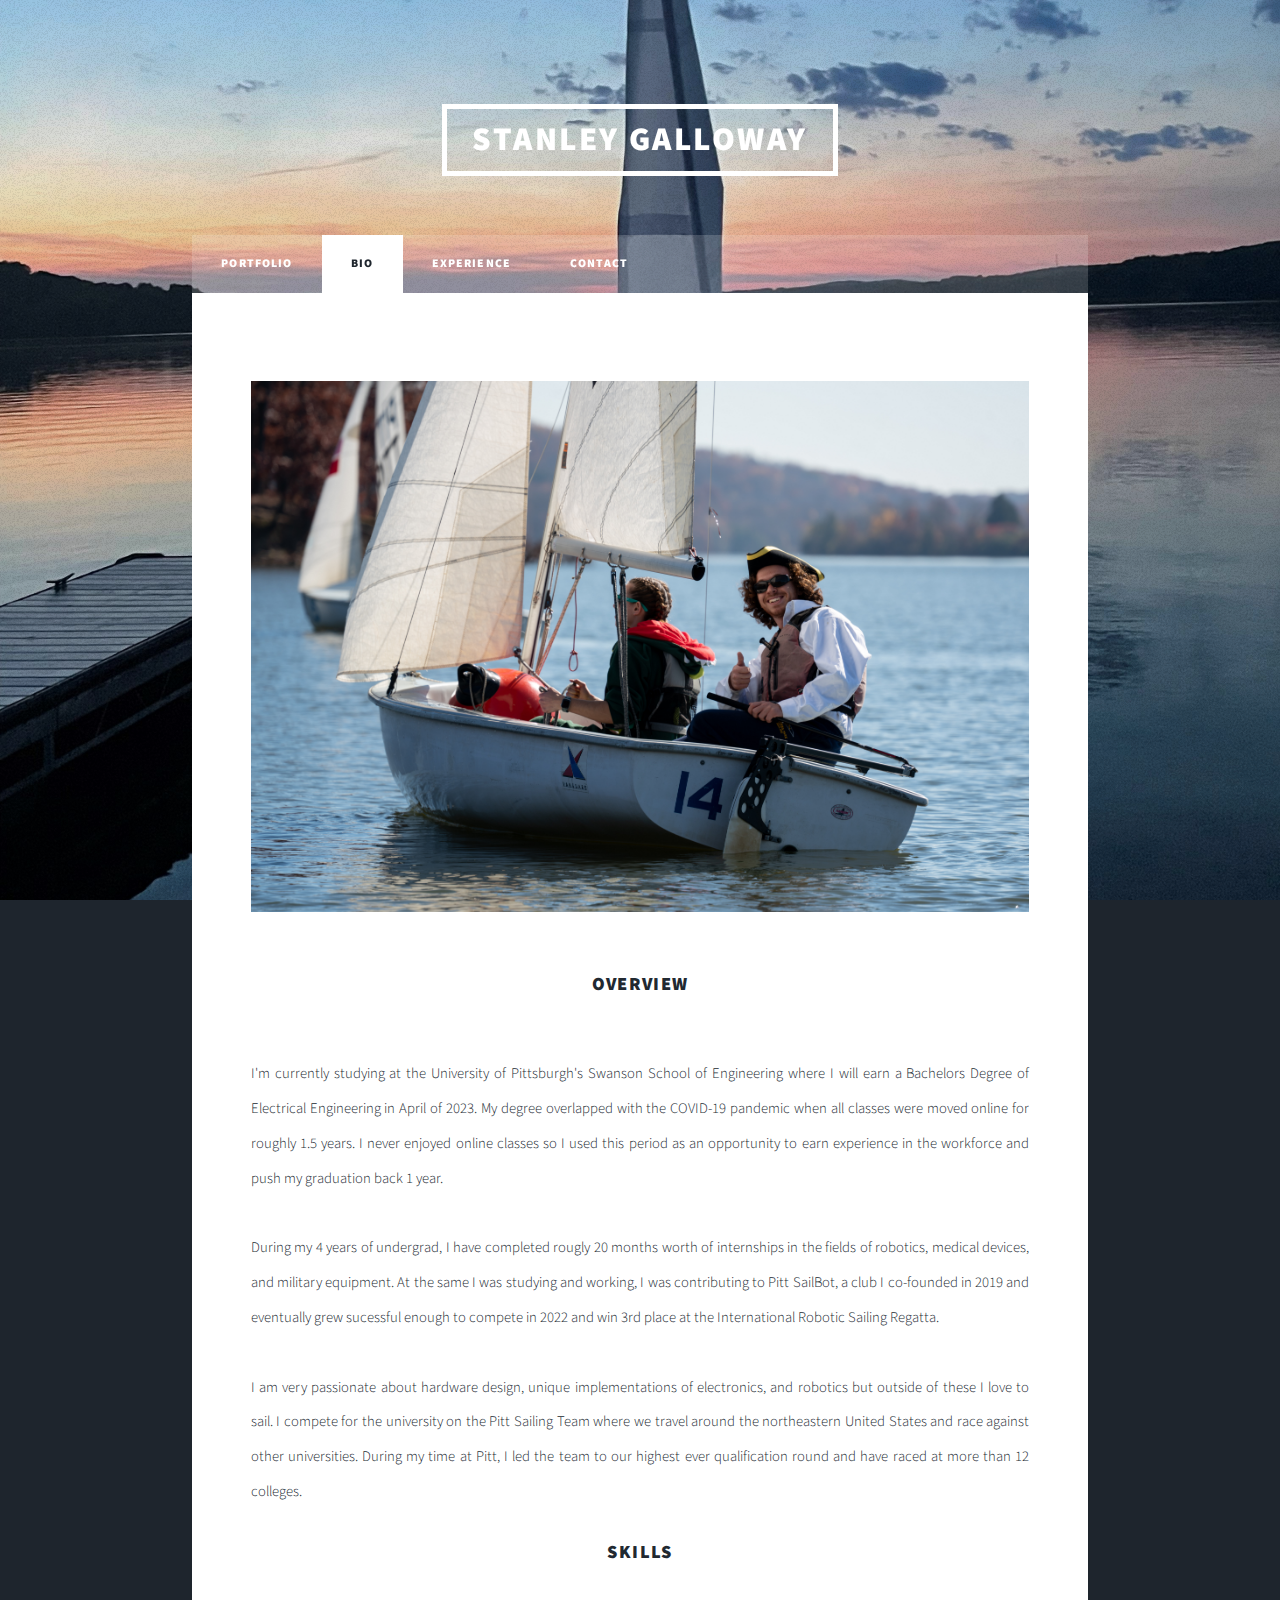
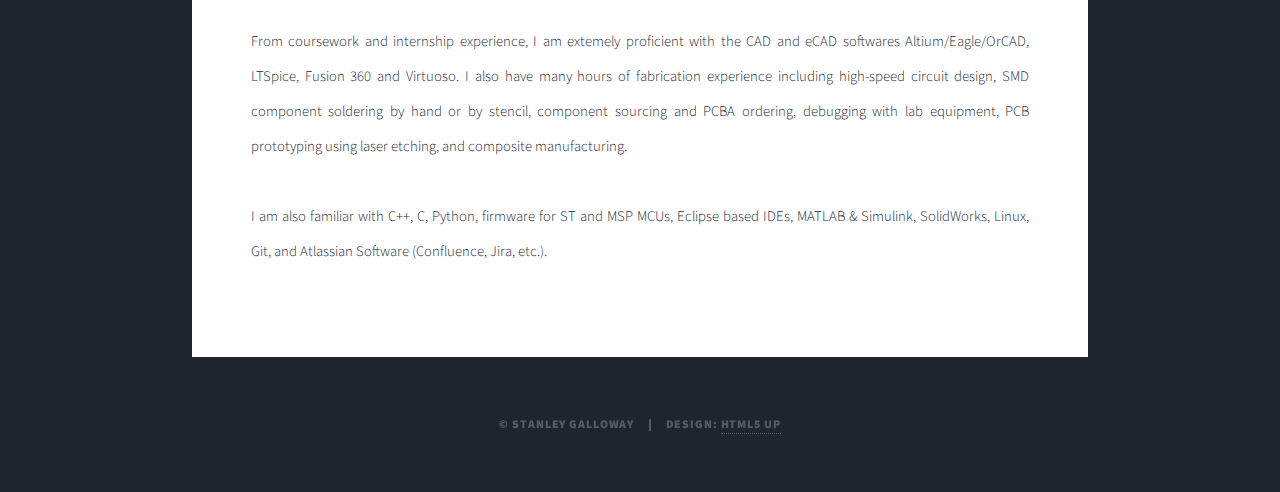
<file: bio.html>
<!DOCTYPE HTML>
<!--
	Massively by HTML5 UP
	html5up.net | @ajlkn
	Free for personal and commercial use under the CCA 3.0 license (html5up.net/license)
-->
<html>
<head>
	<title>Stanley Galloway</title>
	<meta charset="utf-8" />
	<meta name="viewport" content="width=device-width, initial-scale=1, user-scalable=no" />
	<link rel="stylesheet" href="assets/css/main.css" />
	<noscript><link rel="stylesheet" href="assets/css/noscript.css" /></noscript>
</head>
<body class="is-preload">

	<!-- Wrapper -->
	<div id="wrapper">

		<!-- Intro -->
		<!--
		<div id="intro">
			<h1>Stanley Galloway</h1>
			<ul class="actions">
				<li><a href="#header" class="button icon solid solo fa-arrow-down scrolly">Continue</a></li>
			</ul>
		</div>
		-->
		<!--Header-->
		<header id="header">
			<a href="index.html" class="logo">Stanley Galloway</a>
		</header>

		<!-- Nav -->
		<nav id="nav" style="width: 70%;">
			<ul class="links">
				<li><a href="index.html">Portfolio</a></li>
				<li class="active"><a href="bio.html">Bio</a></li>
				<li><a href="work.html">Experience</a></li>
				<li><a href="contact.html">Contact</a></li>
			</ul>
		</nav>
		<!-- Main -->
		<div id="main" style="width: 70%;">

			<!-- Post -->
			<section class="post">
				<div class="image main"><img src="images/pirate.jpg" alt="" /></div>
				<header class="major">
					<h3>Overview</h3>
				</header>

				<p>
					I'm currently studying at the University of Pittsburgh's Swanson School of Engineering where I will earn a Bachelors Degree of Electrical Engineering in April of 2023. My degree overlapped with the COVID-19 pandemic when all classes were moved online for roughly 1.5 years. I never enjoyed online classes so I used this period as an opportunity to earn experience in the workforce and push my graduation back 1 year.<br />
					<br />During my 4 years of undergrad, I have completed rougly 20 months worth of internships in the fields of robotics, medical devices, and military equipment. At the same I was studying and working, I was contributing to Pitt SailBot, a club I co-founded in 2019 and eventually grew sucessful enough to compete in 2022 and win 3rd place at the International Robotic Sailing Regatta.
					<br /><br />I am very passionate about hardware design, unique implementations of electronics, and robotics but outside of these I love to sail. I compete for the university on the Pitt Sailing Team where we travel around the northeastern United States and race against other universities. During my time at Pitt, I led the team to our highest ever qualification round and have raced at more than 12 colleges.
				</p>
				<header class="major">
					<h3>Skills</h3>
				</header>
				<p>
					From coursework and internship experience, I am extemely proficient with the CAD and eCAD softwares Altium/Eagle/OrCAD, LTSpice, Fusion 360 and Virtuoso. I also have many hours of fabrication experience including high-speed circuit design, SMD component soldering by hand or by stencil, component sourcing and PCBA ordering, debugging with lab equipment, PCB prototyping using laser etching, and composite manufacturing.
					<br /><br />
					I am also familiar with C++, C, Python, firmware for ST and MSP MCUs, Eclipse based IDEs, MATLAB & Simulink, SolidWorks, Linux, Git, and Atlassian Software (Confluence, Jira, etc.).
				</p>
			</section>

		</div>


		<!-- Copyright -->
		<div id="copyright">
			<ul><li>&copy; Stanley Galloway</li><li>Design: <a href="https://html5up.net">HTML5 UP</a></li></ul>
		</div>

	</div>

	<!-- Scripts -->
	<script src="assets/js/jquery.min.js"></script>
	<script src="assets/js/jquery.scrollex.min.js"></script>
	<script src="assets/js/jquery.scrolly.min.js"></script>
	<script src="assets/js/browser.min.js"></script>
	<script src="assets/js/breakpoints.min.js"></script>
	<script src="assets/js/util.js"></script>
	<script src="assets/js/main.js"></script>

</body>
</html>
</file>
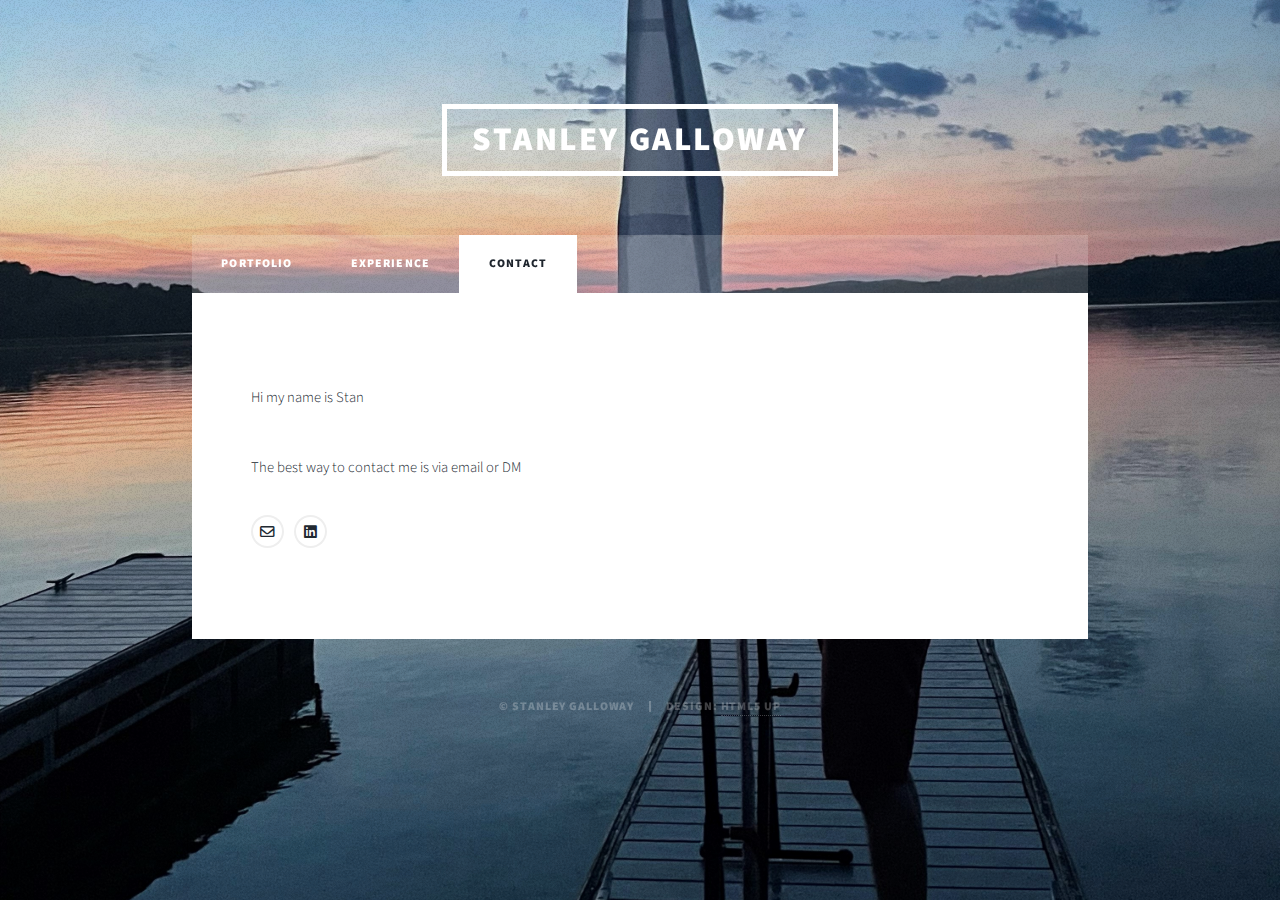
<file: contact.html>
<!DOCTYPE HTML>
<!--
	Massively by HTML5 UP
	html5up.net | @ajlkn
	Free for personal and commercial use under the CCA 3.0 license (html5up.net/license)
-->
<html>
	<head>
		<title>Contact</title>
		<meta charset="utf-8" />
		<meta name="viewport" content="width=device-width, initial-scale=1, user-scalable=no" />
		<link rel="stylesheet" href="assets/css/main.css" />
		<noscript><link rel="stylesheet" href="assets/css/noscript.css" /></noscript>
	</head>
	<body class="is-preload">

		<!-- Wrapper -->
		<div id="wrapper">

			<!-- Intro -->
			<header id="header">
				<a href="Contact.html" class="logo">Stanley Galloway</a>
			</header>

			<!-- Nav -->
			<nav id="nav" style="width: 70%;">
				<ul class="links">
					<li><a href="index.html">Portfolio</a></li>
					<!-- <li><a href="bio.html">Bio</a></li> -->
					<li><a href="work.html">Experience</a></li>
					<li class="active"><a href="contact.html">Contact</a></li>
				</ul>
			</nav>

			<!-- Main -->
			<div id="main" style="width: 70%;">

				<!-- Post -->
				<section class="post">
					<!-- Image -->
					<!--<span class="image fit"><img src="images/hat1.jpg" alt="" /></span>-->

					<p>Hi my name is Stan<br><br>
					The best way to contact me is via email or DM</p>
					<ul class="icons alt">
						<li><a href="mailto:gallowaystan@gmail.com" target="_blank" class="icon fa-envelope"><span class="label"></span></a></li>
						<li><a href="https://www.linkedin.com/in/stanley-galloway/" class="icon brands fa-linkedin"><span class="label">LinkedIn</span></a></li>
						<!-- <li><a href="https://x.com/stenyel" class="icon brands alt fa-twitter"><span class="label">X</span></a></li>
						<li><a href="https://www.instagram.com/gallo.stan/" class="icon brands alt fa-instagram"><span class="label">Instagram</span></a></li> -->
					</ul>
				</section>
			</div>

			<!-- Copyright -->
			<div id="copyright">
				<ul><li>&copy; Stanley Galloway</li><li>Design: <a href="https://html5up.net">HTML5 UP</a></li></ul>
			</div>
		</div>
		<!-- Scripts -->
		<script src="assets/js/jquery.min.js"></script>
		<script src="assets/js/jquery.scrollex.min.js"></script>
		<script src="assets/js/jquery.scrolly.min.js"></script>
		<script src="assets/js/browser.min.js"></script>
		<script src="assets/js/breakpoints.min.js"></script>
		<script src="assets/js/util.js"></script>
		<script src="assets/js/main.js"></script>

	</body>
</html>
</file>
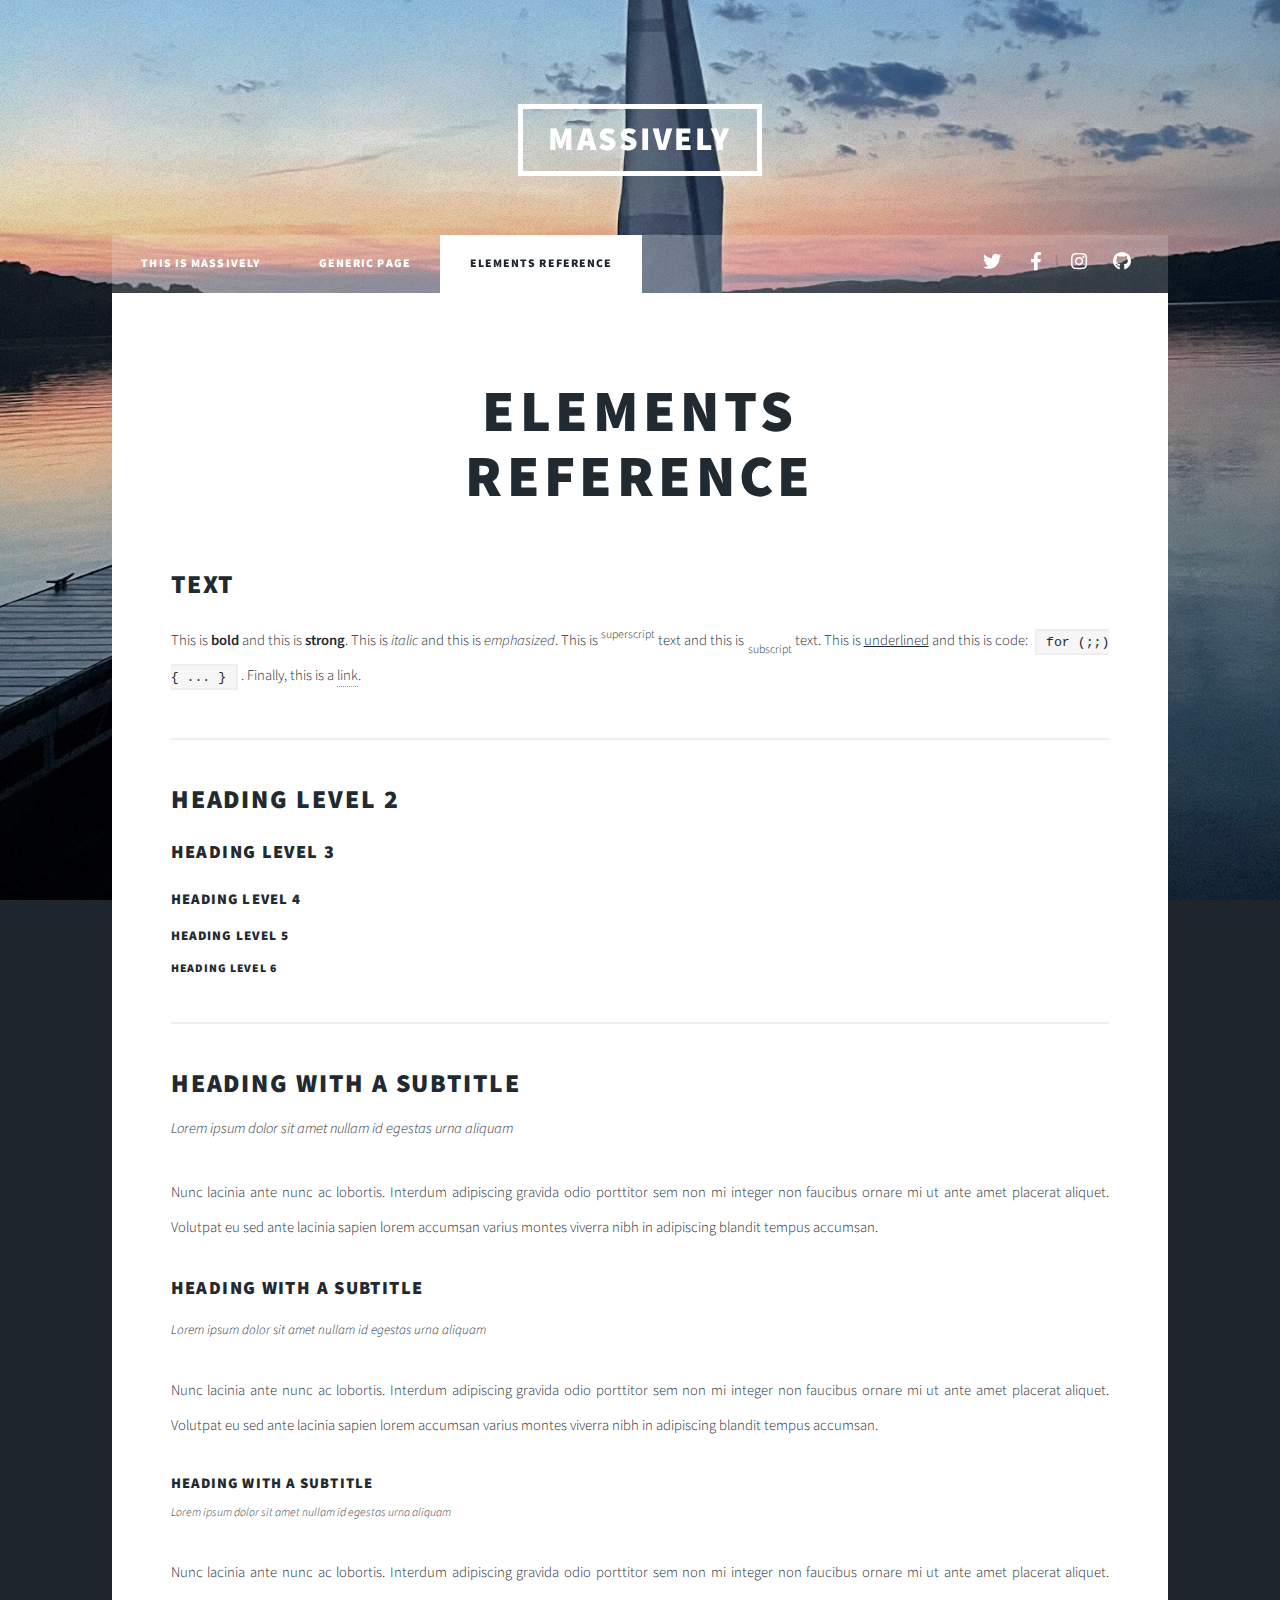
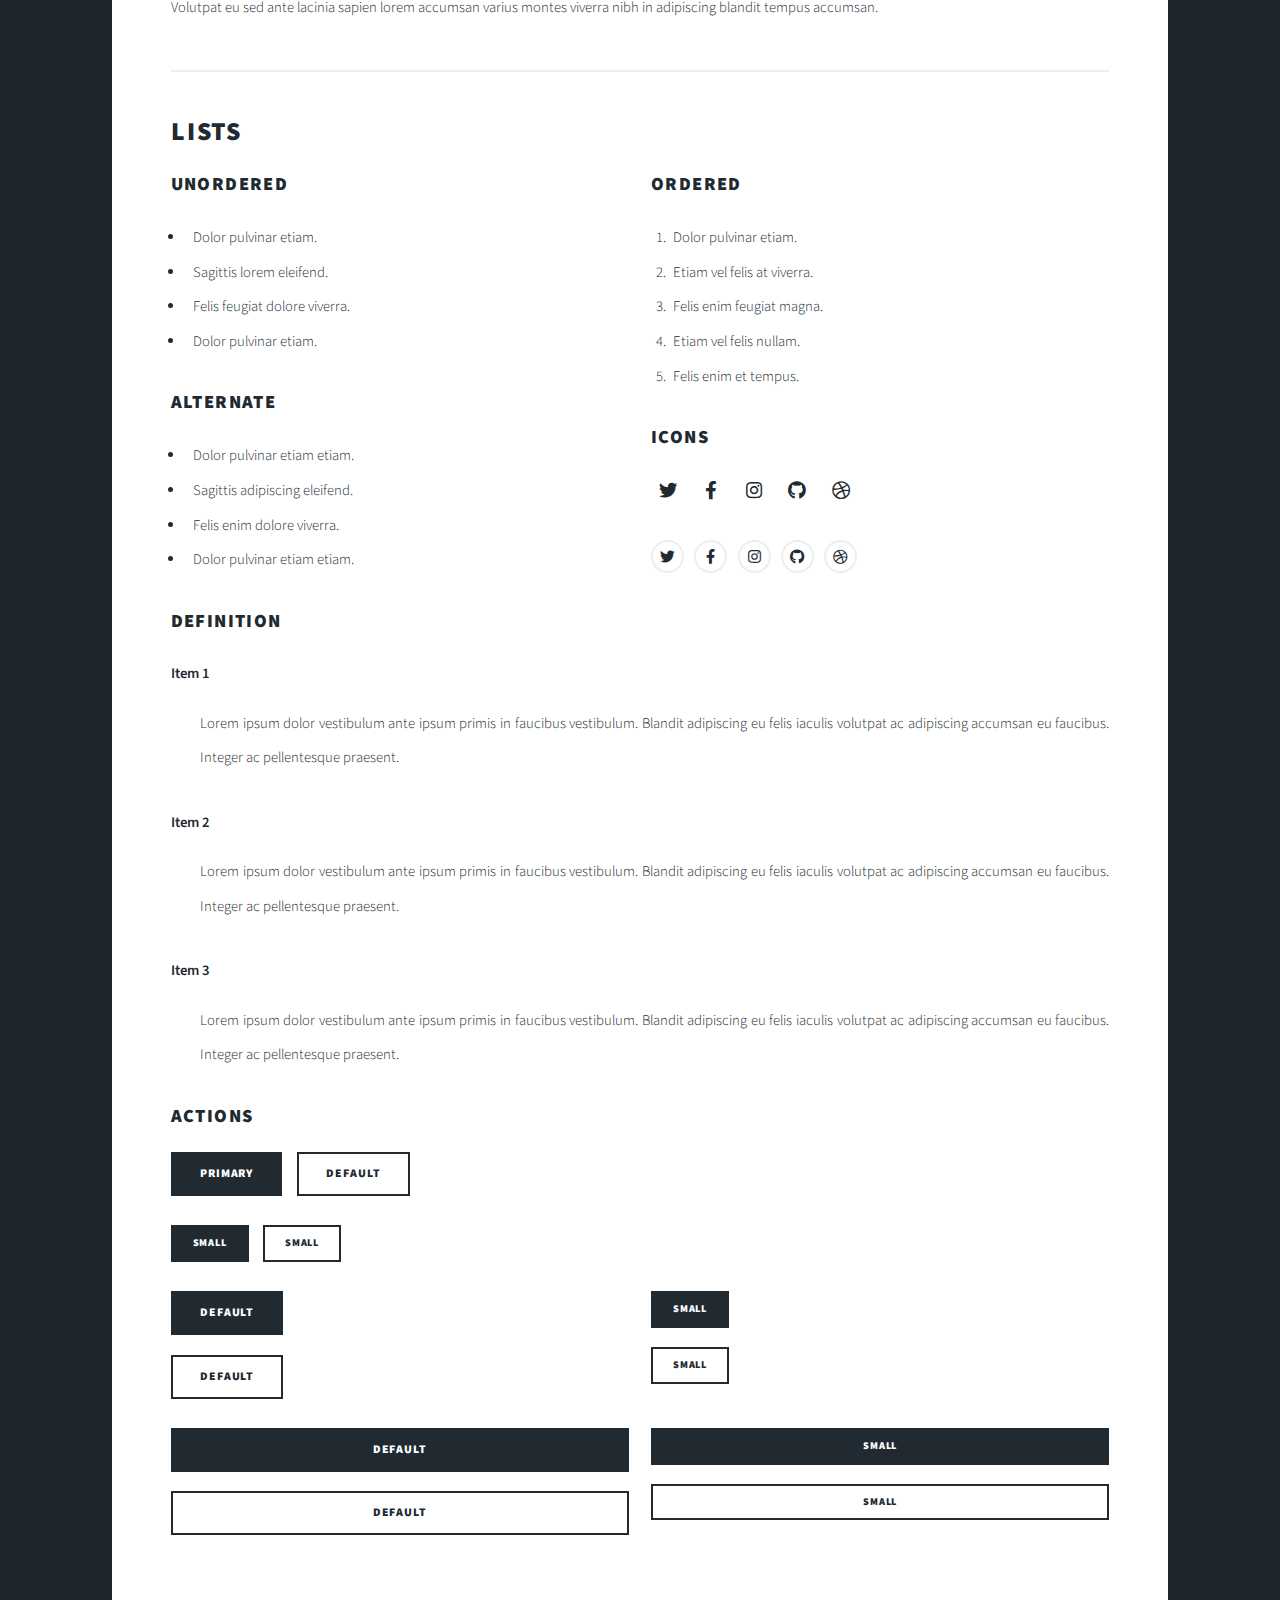
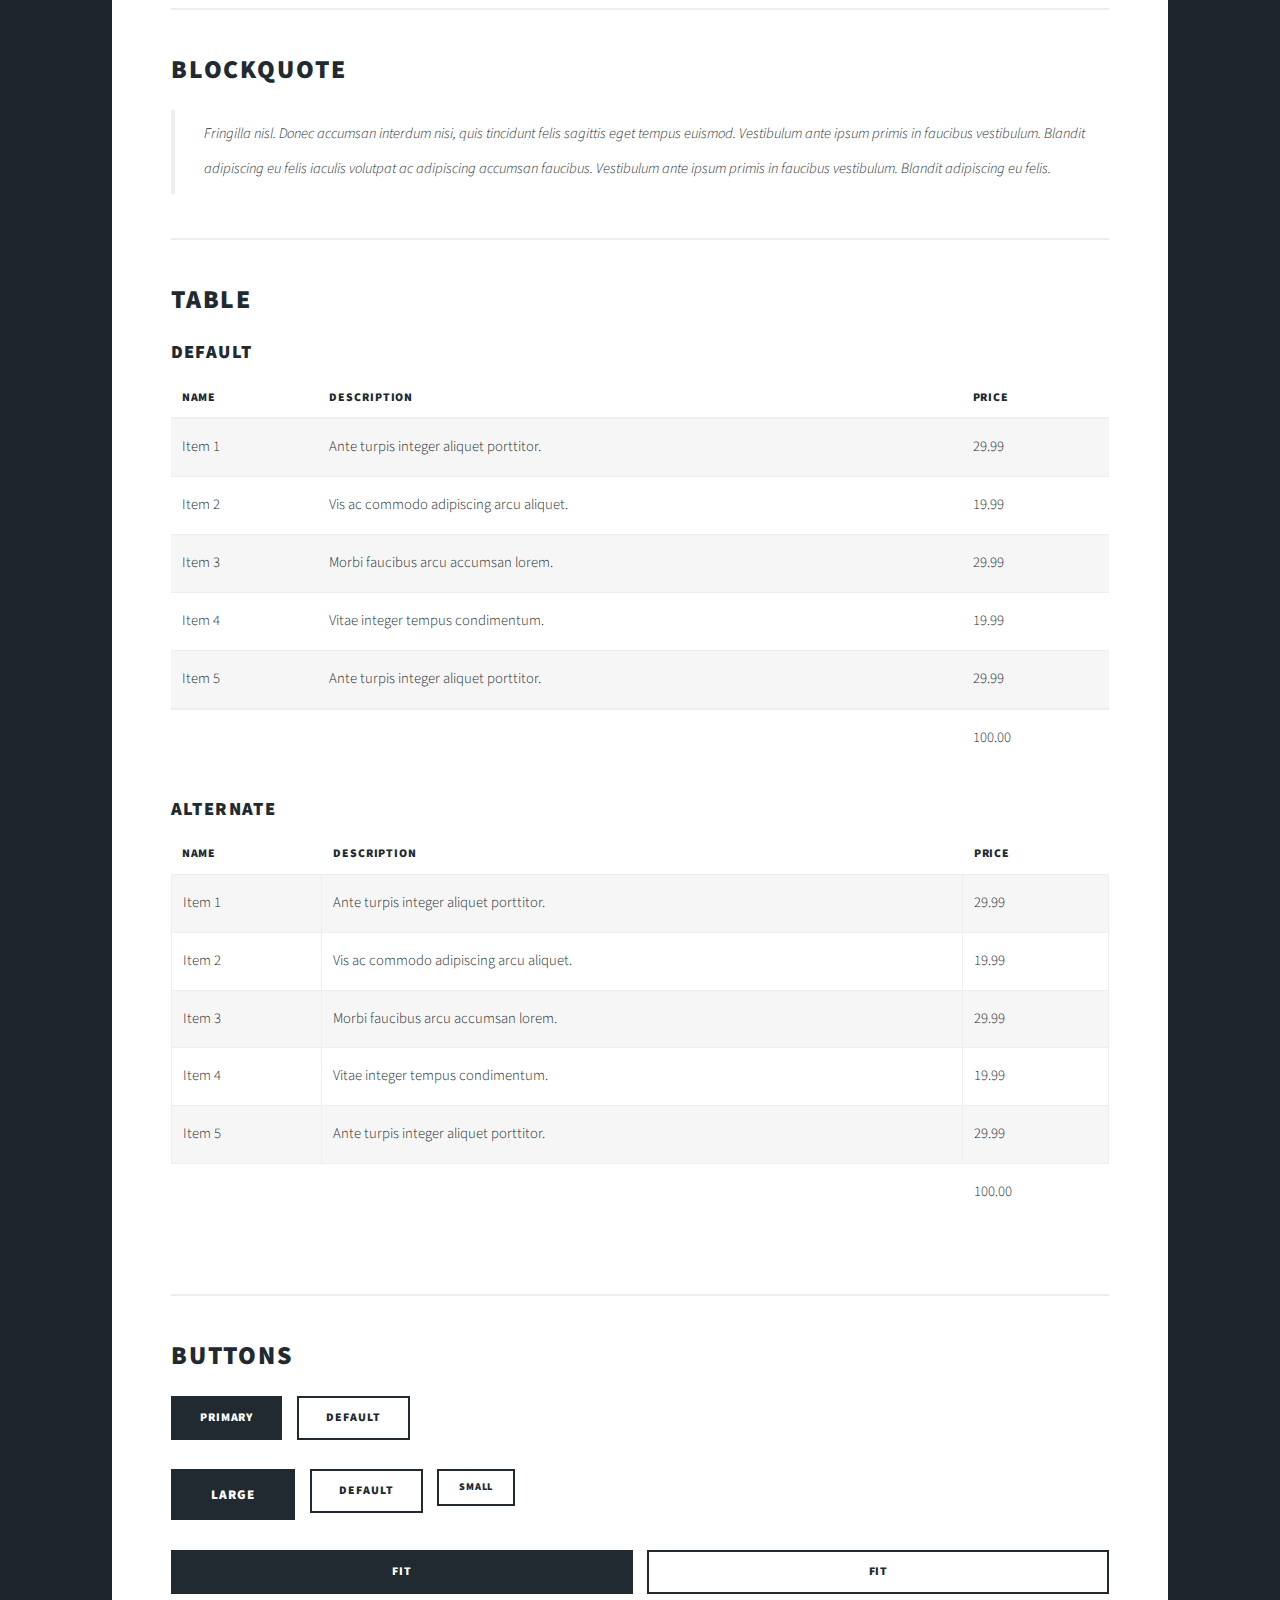
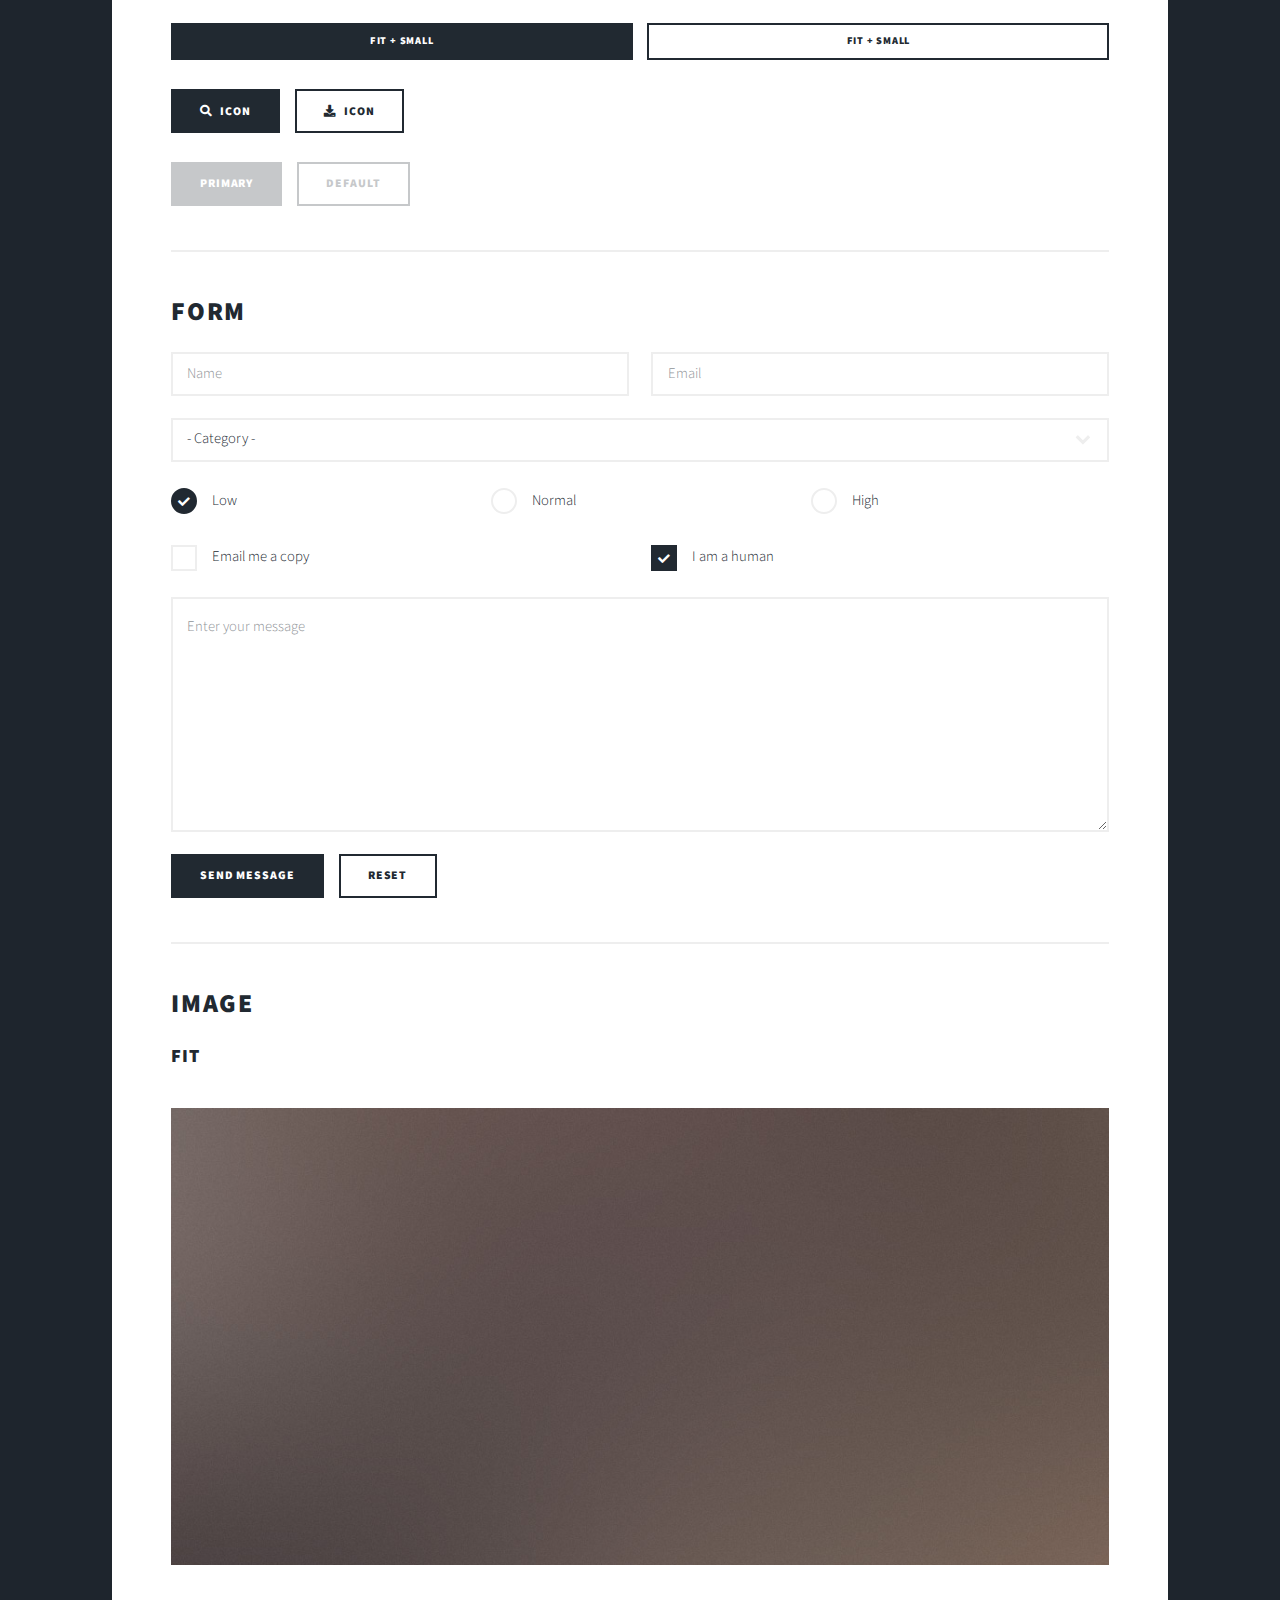
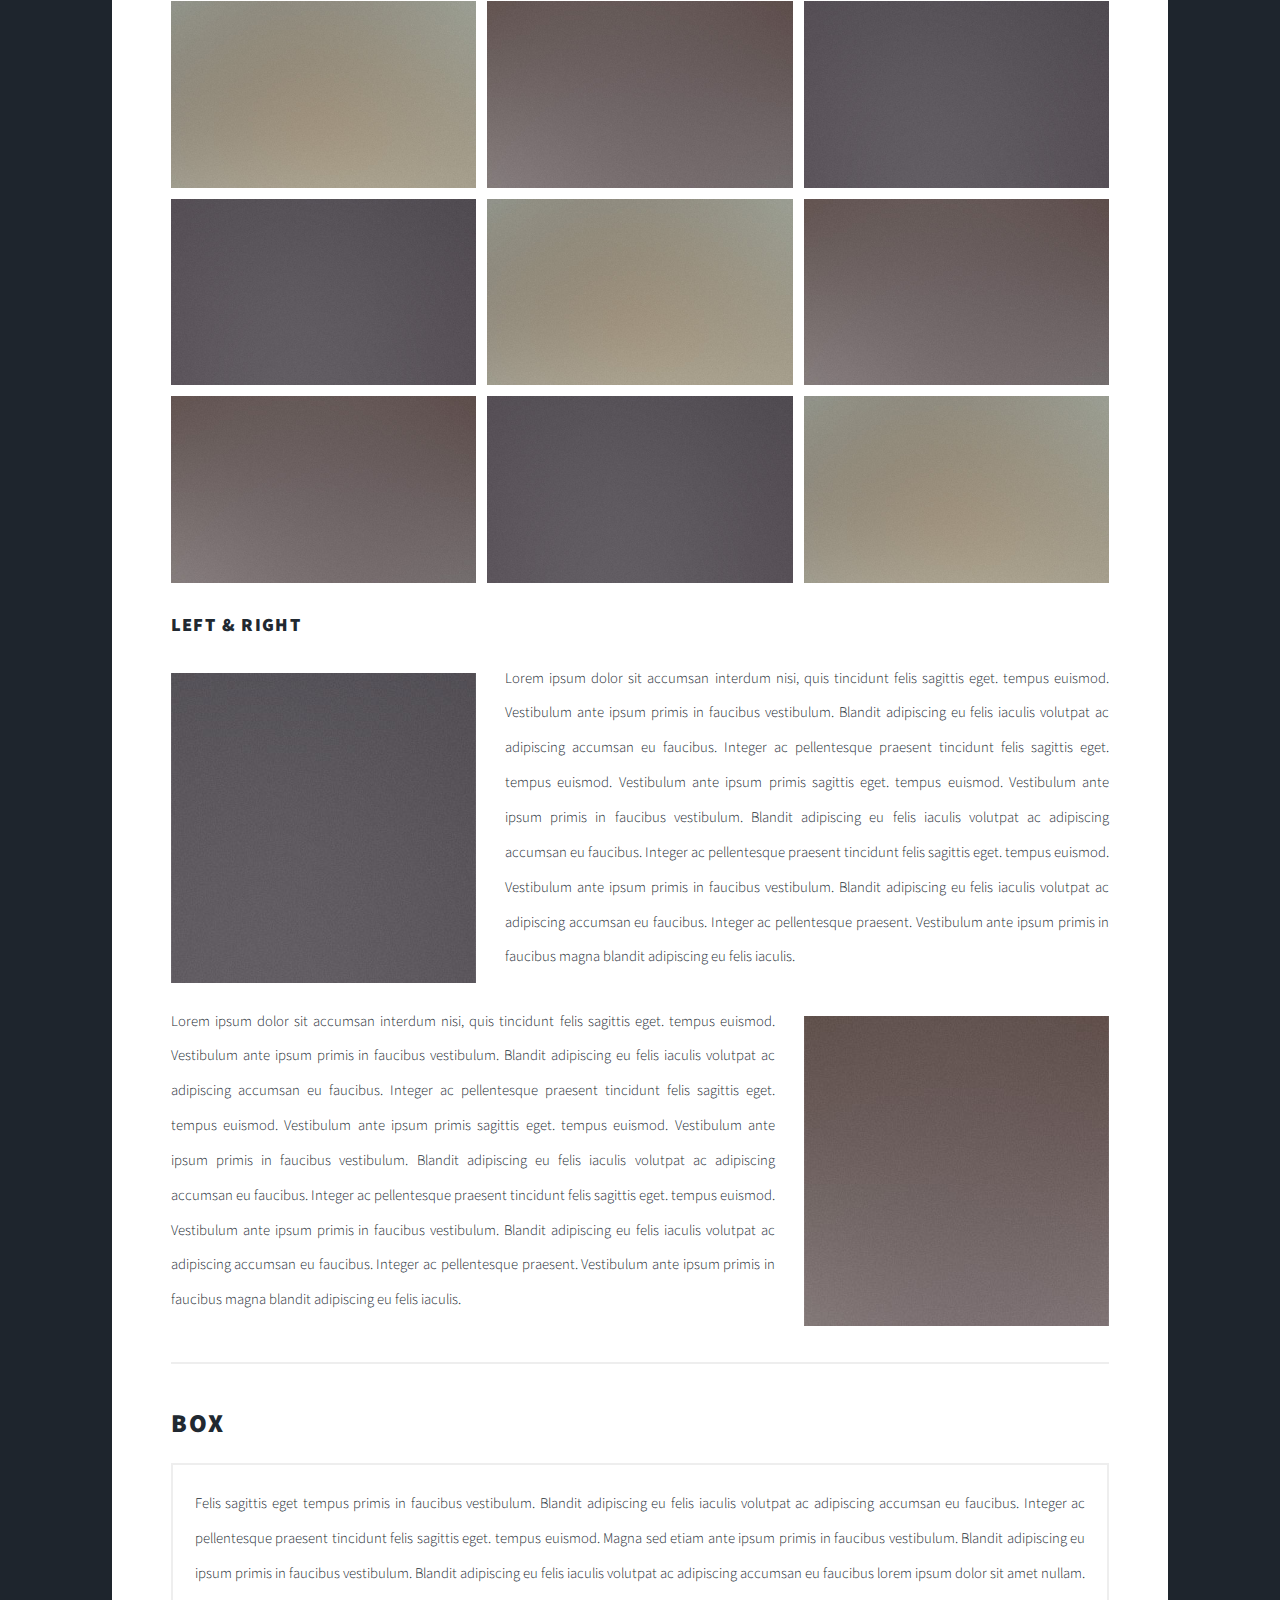
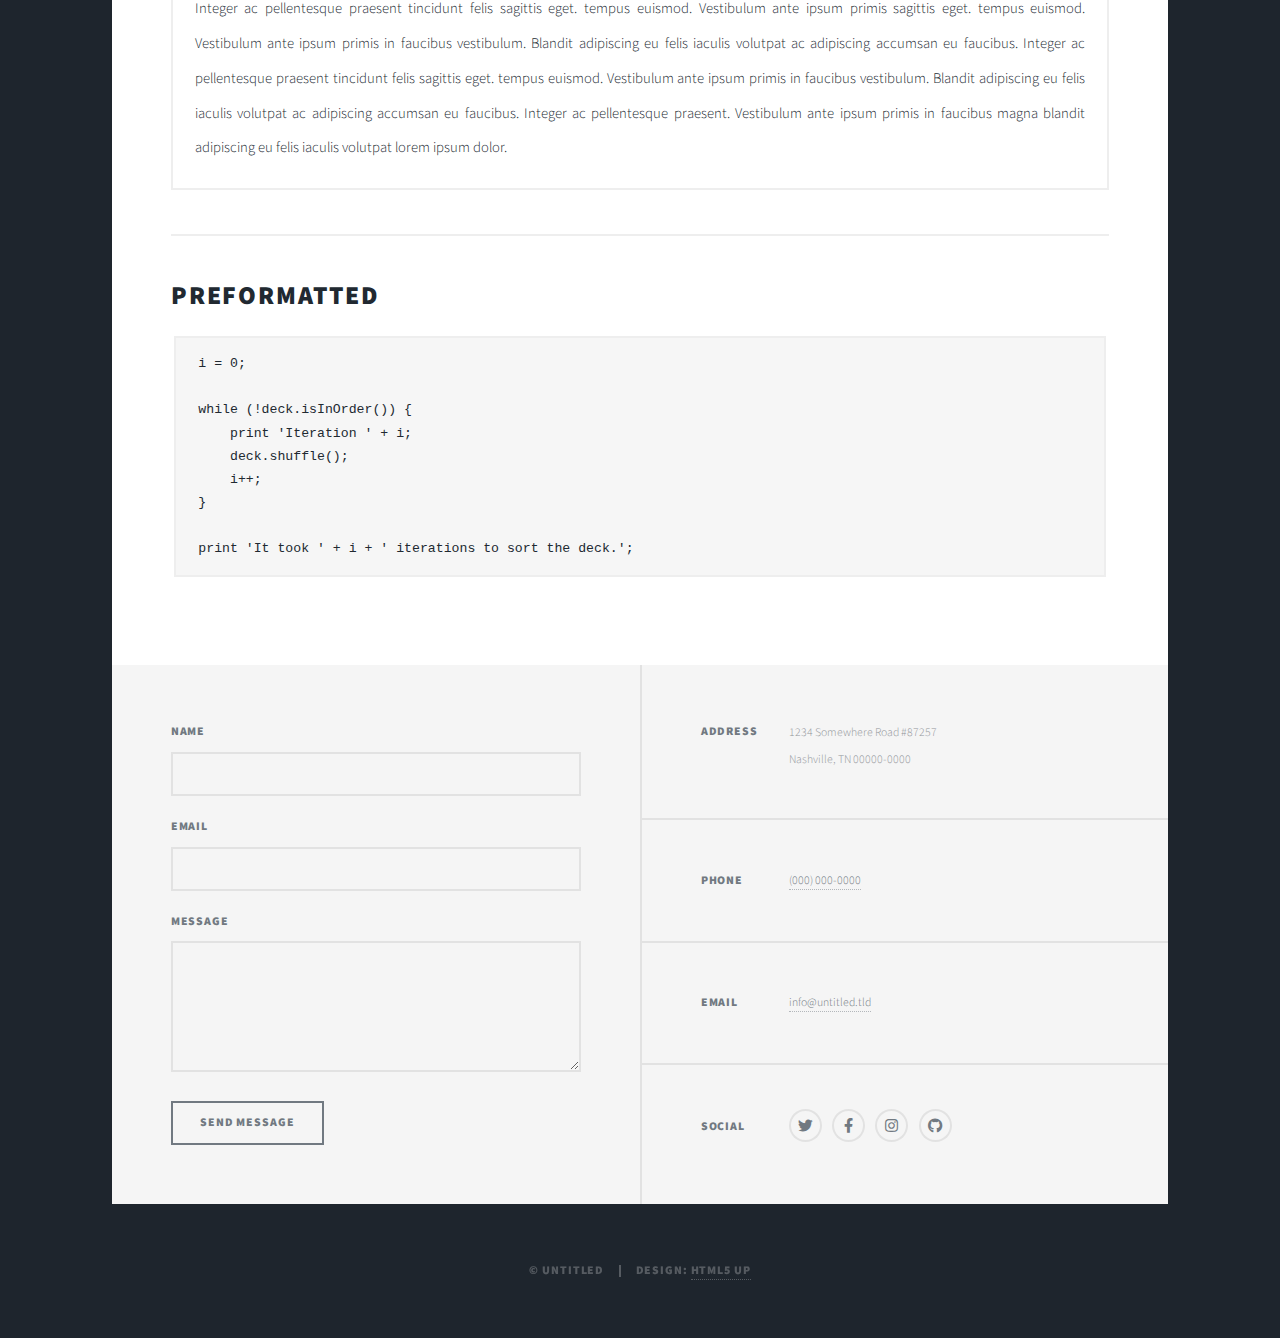
<file: elements.html>
<!DOCTYPE HTML>
<!--
	Massively by HTML5 UP
	html5up.net | @ajlkn
	Free for personal and commercial use under the CCA 3.0 license (html5up.net/license)
-->
<html>
	<head>
		<title>Elements Reference - Massively by HTML5 UP</title>
		<meta charset="utf-8" />
		<meta name="viewport" content="width=device-width, initial-scale=1, user-scalable=no" />
		<link rel="stylesheet" href="assets/css/main.css" />
		<noscript><link rel="stylesheet" href="assets/css/noscript.css" /></noscript>
	</head>
	<body class="is-preload">

		<!-- Wrapper -->
			<div id="wrapper">

				<!-- Header -->
					<header id="header">
						<a href="index.html" class="logo">Massively</a>
					</header>

				<!-- Nav -->
					<nav id="nav">
						<ul class="links">
							<li><a href="index.html">This is Massively</a></li>
							<li><a href="generic.html">Generic Page</a></li>
							<li class="active"><a href="elements.html">Elements Reference</a></li>
						</ul>
						<ul class="icons">
							<li><a href="#" class="icon brands fa-twitter"><span class="label">Twitter</span></a></li>
							<li><a href="#" class="icon brands fa-facebook-f"><span class="label">Facebook</span></a></li>
							<li><a href="#" class="icon brands fa-instagram"><span class="label">Instagram</span></a></li>
							<li><a href="#" class="icon brands fa-github"><span class="label">GitHub</span></a></li>
						</ul>
					</nav>

				<!-- Main -->
					<div id="main">

						<!-- Post -->
							<section class="post">
								<header class="major">
									<h1>Elements<br />
									Reference</h1>
								</header>

								<!-- Text stuff -->
									<h2>Text</h2>
									<p>This is <b>bold</b> and this is <strong>strong</strong>. This is <i>italic</i> and this is <em>emphasized</em>.
									This is <sup>superscript</sup> text and this is <sub>subscript</sub> text.
									This is <u>underlined</u> and this is code: <code>for (;;) { ... }</code>.
									Finally, this is a <a href="#">link</a>.</p>
									<hr />
									<h2>Heading Level 2</h2>
									<h3>Heading Level 3</h3>
									<h4>Heading Level 4</h4>
									<h5>Heading Level 5</h5>
									<h6>Heading Level 6</h6>
									<hr />
									<header>
										<h2>Heading with a Subtitle</h2>
										<p>Lorem ipsum dolor sit amet nullam id egestas urna aliquam</p>
									</header>
									<p>Nunc lacinia ante nunc ac lobortis. Interdum adipiscing gravida odio porttitor sem non mi integer non faucibus ornare mi ut ante amet placerat aliquet. Volutpat eu sed ante lacinia sapien lorem accumsan varius montes viverra nibh in adipiscing blandit tempus accumsan.</p>
									<header>
										<h3>Heading with a Subtitle</h3>
										<p>Lorem ipsum dolor sit amet nullam id egestas urna aliquam</p>
									</header>
									<p>Nunc lacinia ante nunc ac lobortis. Interdum adipiscing gravida odio porttitor sem non mi integer non faucibus ornare mi ut ante amet placerat aliquet. Volutpat eu sed ante lacinia sapien lorem accumsan varius montes viverra nibh in adipiscing blandit tempus accumsan.</p>
									<header>
										<h4>Heading with a Subtitle</h4>
										<p>Lorem ipsum dolor sit amet nullam id egestas urna aliquam</p>
									</header>
									<p>Nunc lacinia ante nunc ac lobortis. Interdum adipiscing gravida odio porttitor sem non mi integer non faucibus ornare mi ut ante amet placerat aliquet. Volutpat eu sed ante lacinia sapien lorem accumsan varius montes viverra nibh in adipiscing blandit tempus accumsan.</p>

									<hr />

								<!-- Lists -->
									<h2>Lists</h2>
									<div class="row">
										<div class="col-6 col-12-small">

											<h3>Unordered</h3>
											<ul>
												<li>Dolor pulvinar etiam.</li>
												<li>Sagittis lorem eleifend.</li>
												<li>Felis feugiat dolore viverra.</li>
												<li>Dolor pulvinar etiam.</li>
											</ul>

											<h3>Alternate</h3>
											<ul class="alt">
												<li>Dolor pulvinar etiam etiam.</li>
												<li>Sagittis adipiscing eleifend.</li>
												<li>Felis enim dolore viverra.</li>
												<li>Dolor pulvinar etiam etiam.</li>
											</ul>

										</div>
										<div class="col-6 col-12-small">

											<h3>Ordered</h3>
											<ol>
												<li>Dolor pulvinar etiam.</li>
												<li>Etiam vel felis at viverra.</li>
												<li>Felis enim feugiat magna.</li>
												<li>Etiam vel felis nullam.</li>
												<li>Felis enim et tempus.</li>
											</ol>

											<h3>Icons</h3>
											<ul class="icons">
												<li><a href="#" class="icon brands fa-twitter"><span class="label">Twitter</span></a></li>
												<li><a href="#" class="icon brands fa-facebook-f"><span class="label">Facebook</span></a></li>
												<li><a href="#" class="icon brands fa-instagram"><span class="label">Instagram</span></a></li>
												<li><a href="#" class="icon brands fa-github"><span class="label">Github</span></a></li>
												<li><a href="#" class="icon brands fa-dribbble"><span class="label">Dribbble</span></a></li>
											</ul>
											<ul class="icons alt">
												<li><a href="#" class="icon brands alt fa-twitter"><span class="label">Twitter</span></a></li>
												<li><a href="#" class="icon brands alt fa-facebook-f"><span class="label">Facebook</span></a></li>
												<li><a href="#" class="icon brands alt fa-instagram"><span class="label">Instagram</span></a></li>
												<li><a href="#" class="icon brands alt fa-github"><span class="label">Github</span></a></li>
												<li><a href="#" class="icon brands alt fa-dribbble"><span class="label">Dribbble</span></a></li>
											</ul>

										</div>
									</div>
									<h3>Definition</h3>
									<dl>
										<dt>Item 1</dt>
										<dd>
											<p>Lorem ipsum dolor vestibulum ante ipsum primis in faucibus vestibulum. Blandit adipiscing eu felis iaculis volutpat ac adipiscing accumsan eu faucibus. Integer ac pellentesque praesent.</p>
										</dd>
										<dt>Item 2</dt>
										<dd>
											<p>Lorem ipsum dolor vestibulum ante ipsum primis in faucibus vestibulum. Blandit adipiscing eu felis iaculis volutpat ac adipiscing accumsan eu faucibus. Integer ac pellentesque praesent.</p>
										</dd>
										<dt>Item 3</dt>
										<dd>
											<p>Lorem ipsum dolor vestibulum ante ipsum primis in faucibus vestibulum. Blandit adipiscing eu felis iaculis volutpat ac adipiscing accumsan eu faucibus. Integer ac pellentesque praesent.</p>
										</dd>
									</dl>

									<h3>Actions</h3>
									<ul class="actions">
										<li><a href="#" class="button primary">Primary</a></li>
										<li><a href="#" class="button">Default</a></li>
									</ul>
									<ul class="actions small">
										<li><a href="#" class="button primary small">Small</a></li>
										<li><a href="#" class="button small">Small</a></li>
									</ul>
									<div class="row">
										<div class="col-6 col-12-small">
											<ul class="actions stacked">
												<li><a href="#" class="button primary">Default</a></li>
												<li><a href="#" class="button">Default</a></li>
											</ul>
										</div>
										<div class="col-6 col-12-small">
											<ul class="actions stacked">
												<li><a href="#" class="button primary small">Small</a></li>
												<li><a href="#" class="button small">Small</a></li>
											</ul>
										</div>
									</div>
									<div class="row">
										<div class="col-6 col-12-small">
											<ul class="actions stacked">
												<li><a href="#" class="button primary fit">Default</a></li>
												<li><a href="#" class="button fit">Default</a></li>
											</ul>
										</div>
										<div class="col-6 col-12-small">
											<ul class="actions stacked">
												<li><a href="#" class="button primary small fit">Small</a></li>
												<li><a href="#" class="button small fit">Small</a></li>
											</ul>
										</div>
									</div>

									<hr />

								<!-- Blockquote -->
									<h2>Blockquote</h2>
									<blockquote>Fringilla nisl. Donec accumsan interdum nisi, quis tincidunt felis sagittis eget tempus euismod. Vestibulum ante ipsum primis in faucibus vestibulum. Blandit adipiscing eu felis iaculis volutpat ac adipiscing accumsan faucibus. Vestibulum ante ipsum primis in faucibus vestibulum. Blandit adipiscing eu felis.</blockquote>

									<hr />

								<!-- Table -->
									<h2>Table</h2>

									<h3>Default</h3>
									<div class="table-wrapper">
										<table>
											<thead>
												<tr>
													<th>Name</th>
													<th>Description</th>
													<th>Price</th>
												</tr>
											</thead>
											<tbody>
												<tr>
													<td>Item 1</td>
													<td>Ante turpis integer aliquet porttitor.</td>
													<td>29.99</td>
												</tr>
												<tr>
													<td>Item 2</td>
													<td>Vis ac commodo adipiscing arcu aliquet.</td>
													<td>19.99</td>
												</tr>
												<tr>
													<td>Item 3</td>
													<td> Morbi faucibus arcu accumsan lorem.</td>
													<td>29.99</td>
												</tr>
												<tr>
													<td>Item 4</td>
													<td>Vitae integer tempus condimentum.</td>
													<td>19.99</td>
												</tr>
												<tr>
													<td>Item 5</td>
													<td>Ante turpis integer aliquet porttitor.</td>
													<td>29.99</td>
												</tr>
											</tbody>
											<tfoot>
												<tr>
													<td colspan="2"></td>
													<td>100.00</td>
												</tr>
											</tfoot>
										</table>
									</div>

									<h3>Alternate</h3>
									<div class="table-wrapper">
										<table class="alt">
											<thead>
												<tr>
													<th>Name</th>
													<th>Description</th>
													<th>Price</th>
												</tr>
											</thead>
											<tbody>
												<tr>
													<td>Item 1</td>
													<td>Ante turpis integer aliquet porttitor.</td>
													<td>29.99</td>
												</tr>
												<tr>
													<td>Item 2</td>
													<td>Vis ac commodo adipiscing arcu aliquet.</td>
													<td>19.99</td>
												</tr>
												<tr>
													<td>Item 3</td>
													<td> Morbi faucibus arcu accumsan lorem.</td>
													<td>29.99</td>
												</tr>
												<tr>
													<td>Item 4</td>
													<td>Vitae integer tempus condimentum.</td>
													<td>19.99</td>
												</tr>
												<tr>
													<td>Item 5</td>
													<td>Ante turpis integer aliquet porttitor.</td>
													<td>29.99</td>
												</tr>
											</tbody>
											<tfoot>
												<tr>
													<td colspan="2"></td>
													<td>100.00</td>
												</tr>
											</tfoot>
										</table>
									</div>

									<hr />

								<!-- Buttons -->
									<h2>Buttons</h2>
									<ul class="actions">
										<li><a href="#" class="button primary">Primary</a></li>
										<li><a href="#" class="button">Default</a></li>
									</ul>
									<ul class="actions">
										<li><a href="#" class="button primary large">Large</a></li>
										<li><a href="#" class="button">Default</a></li>
										<li><a href="#" class="button small">Small</a></li>
									</ul>
									<ul class="actions fit">
										<li><a href="#" class="button primary fit">Fit</a></li>
										<li><a href="#" class="button fit">Fit</a></li>
									</ul>
									<ul class="actions fit small">
										<li><a href="#" class="button primary fit small">Fit + Small</a></li>
										<li><a href="#" class="button fit small">Fit + Small</a></li>
									</ul>
									<ul class="actions">
										<li><a href="#" class="button primary icon solid fa-search">Icon</a></li>
										<li><a href="#" class="button icon solid fa-download">Icon</a></li>
									</ul>
									<ul class="actions">
										<li><span class="button primary disabled">Primary</span></li>
										<li><span class="button disabled">Default</span></li>
									</ul>

									<hr />

								<!-- Form -->
									<h2>Form</h2>

									<form method="post" action="#">
										<div class="row gtr-uniform">
											<div class="col-6 col-12-xsmall">
												<input type="text" name="demo-name" id="demo-name" value="" placeholder="Name" />
											</div>
											<div class="col-6 col-12-xsmall">
												<input type="email" name="demo-email" id="demo-email" value="" placeholder="Email" />
											</div>
											<!-- Break -->
											<div class="col-12">
												<select name="demo-category" id="demo-category">
													<option value="">- Category -</option>
													<option value="1">Manufacturing</option>
													<option value="1">Shipping</option>
													<option value="1">Administration</option>
													<option value="1">Human Resources</option>
												</select>
											</div>
											<!-- Break -->
											<div class="col-4 col-12-small">
												<input type="radio" id="demo-priority-low" name="demo-priority" checked>
												<label for="demo-priority-low">Low</label>
											</div>
											<div class="col-4 col-12-small">
												<input type="radio" id="demo-priority-normal" name="demo-priority">
												<label for="demo-priority-normal">Normal</label>
											</div>
											<div class="col-4 col-12-small">
												<input type="radio" id="demo-priority-high" name="demo-priority">
												<label for="demo-priority-high">High</label>
											</div>
											<!-- Break -->
											<div class="col-6 col-12-small">
												<input type="checkbox" id="demo-copy" name="demo-copy">
												<label for="demo-copy">Email me a copy</label>
											</div>
											<div class="col-6 col-12-small">
												<input type="checkbox" id="demo-human" name="demo-human" checked>
												<label for="demo-human">I am a human</label>
											</div>
											<!-- Break -->
											<div class="col-12">
												<textarea name="demo-message" id="demo-message" placeholder="Enter your message" rows="6"></textarea>
											</div>
											<!-- Break -->
											<div class="col-12">
												<ul class="actions">
													<li><input type="submit" value="Send Message" class="primary" /></li>
													<li><input type="reset" value="Reset" /></li>
												</ul>
											</div>
										</div>
									</form>

									<hr />

								<!-- Image -->
									<h2>Image</h2>

									<h3>Fit</h3>
									<span class="image fit"><img src="images/pic01.jpg" alt="" /></span>
									<div class="box alt">
										<div class="row gtr-50 gtr-uniform">
											<div class="col-4"><span class="image fit"><img src="images/pic02.jpg" alt="" /></span></div>
											<div class="col-4"><span class="image fit"><img src="images/pic03.jpg" alt="" /></span></div>
											<div class="col-4"><span class="image fit"><img src="images/pic04.jpg" alt="" /></span></div>
											<!-- Break -->
											<div class="col-4"><span class="image fit"><img src="images/pic04.jpg" alt="" /></span></div>
											<div class="col-4"><span class="image fit"><img src="images/pic02.jpg" alt="" /></span></div>
											<div class="col-4"><span class="image fit"><img src="images/pic03.jpg" alt="" /></span></div>
											<!-- Break -->
											<div class="col-4"><span class="image fit"><img src="images/pic03.jpg" alt="" /></span></div>
											<div class="col-4"><span class="image fit"><img src="images/pic04.jpg" alt="" /></span></div>
											<div class="col-4"><span class="image fit"><img src="images/pic02.jpg" alt="" /></span></div>
										</div>
									</div>

									<h3>Left &amp; Right</h3>
									<p><span class="image left"><img src="images/pic08.jpg" alt="" /></span>Lorem ipsum dolor sit accumsan interdum nisi, quis tincidunt felis sagittis eget. tempus euismod. Vestibulum ante ipsum primis in faucibus vestibulum. Blandit adipiscing eu felis iaculis volutpat ac adipiscing accumsan eu faucibus. Integer ac pellentesque praesent tincidunt felis sagittis eget. tempus euismod. Vestibulum ante ipsum primis sagittis eget. tempus euismod. Vestibulum ante ipsum primis in faucibus vestibulum. Blandit adipiscing eu felis iaculis volutpat ac adipiscing accumsan eu faucibus. Integer ac pellentesque praesent tincidunt felis sagittis eget. tempus euismod. Vestibulum ante ipsum primis in faucibus vestibulum. Blandit adipiscing eu felis iaculis volutpat ac adipiscing accumsan eu faucibus. Integer ac pellentesque praesent. Vestibulum ante ipsum primis in faucibus magna blandit adipiscing eu felis iaculis.</p>
									<p><span class="image right"><img src="images/pic09.jpg" alt="" /></span>Lorem ipsum dolor sit accumsan interdum nisi, quis tincidunt felis sagittis eget. tempus euismod. Vestibulum ante ipsum primis in faucibus vestibulum. Blandit adipiscing eu felis iaculis volutpat ac adipiscing accumsan eu faucibus. Integer ac pellentesque praesent tincidunt felis sagittis eget. tempus euismod. Vestibulum ante ipsum primis sagittis eget. tempus euismod. Vestibulum ante ipsum primis in faucibus vestibulum. Blandit adipiscing eu felis iaculis volutpat ac adipiscing accumsan eu faucibus. Integer ac pellentesque praesent tincidunt felis sagittis eget. tempus euismod. Vestibulum ante ipsum primis in faucibus vestibulum. Blandit adipiscing eu felis iaculis volutpat ac adipiscing accumsan eu faucibus. Integer ac pellentesque praesent. Vestibulum ante ipsum primis in faucibus magna blandit adipiscing eu felis iaculis.</p>

									<hr />

								<!-- Box -->
									<h2>Box</h2>
									<div class="box">
										<p>Felis sagittis eget tempus primis in faucibus vestibulum. Blandit adipiscing eu felis iaculis volutpat ac adipiscing accumsan eu faucibus. Integer ac pellentesque praesent tincidunt felis sagittis eget. tempus euismod. Magna sed etiam ante ipsum primis in faucibus vestibulum. Blandit adipiscing eu ipsum primis in faucibus vestibulum. Blandit adipiscing eu felis iaculis volutpat ac adipiscing accumsan eu faucibus lorem ipsum dolor sit amet nullam. Integer ac pellentesque praesent tincidunt felis sagittis eget. tempus euismod. Vestibulum ante ipsum primis sagittis eget. tempus euismod. Vestibulum ante ipsum primis in faucibus vestibulum. Blandit adipiscing eu felis iaculis volutpat ac adipiscing accumsan eu faucibus. Integer ac pellentesque praesent tincidunt felis sagittis eget. tempus euismod. Vestibulum ante ipsum primis in faucibus vestibulum. Blandit adipiscing eu felis iaculis volutpat ac adipiscing accumsan eu faucibus. Integer ac pellentesque praesent. Vestibulum ante ipsum primis in faucibus magna blandit adipiscing eu felis iaculis volutpat lorem ipsum dolor.</p>
									</div>

									<hr />

								<!-- Preformatted Code -->
									<h2>Preformatted</h2>
									<pre><code>i = 0;

while (!deck.isInOrder()) {
    print 'Iteration ' + i;
    deck.shuffle();
    i++;
}

print 'It took ' + i + ' iterations to sort the deck.';
</code></pre>

							</section>

					</div>

				<!-- Footer -->
					<footer id="footer">
						<section>
							<form method="post" action="#">
								<div class="fields">
									<div class="field">
										<label for="name">Name</label>
										<input type="text" name="name" id="name" />
									</div>
									<div class="field">
										<label for="email">Email</label>
										<input type="text" name="email" id="email" />
									</div>
									<div class="field">
										<label for="message">Message</label>
										<textarea name="message" id="message" rows="3"></textarea>
									</div>
								</div>
								<ul class="actions">
									<li><input type="submit" value="Send Message" /></li>
								</ul>
							</form>
						</section>
						<section class="split contact">
							<section class="alt">
								<h3>Address</h3>
								<p>1234 Somewhere Road #87257<br />
								Nashville, TN 00000-0000</p>
							</section>
							<section>
								<h3>Phone</h3>
								<p><a href="#">(000) 000-0000</a></p>
							</section>
							<section>
								<h3>Email</h3>
								<p><a href="#">info@untitled.tld</a></p>
							</section>
							<section>
								<h3>Social</h3>
								<ul class="icons alt">
									<li><a href="#" class="icon brands alt fa-twitter"><span class="label">Twitter</span></a></li>
									<li><a href="#" class="icon brands alt fa-facebook-f"><span class="label">Facebook</span></a></li>
									<li><a href="#" class="icon brands alt fa-instagram"><span class="label">Instagram</span></a></li>
									<li><a href="#" class="icon brands alt fa-github"><span class="label">GitHub</span></a></li>
								</ul>
							</section>
						</section>
					</footer>

				<!-- Copyright -->
					<div id="copyright">
						<ul><li>&copy; Untitled</li><li>Design: <a href="https://html5up.net">HTML5 UP</a></li></ul>
					</div>

			</div>

		<!-- Scripts -->
			<script src="assets/js/jquery.min.js"></script>
			<script src="assets/js/jquery.scrollex.min.js"></script>
			<script src="assets/js/jquery.scrolly.min.js"></script>
			<script src="assets/js/browser.min.js"></script>
			<script src="assets/js/breakpoints.min.js"></script>
			<script src="assets/js/util.js"></script>
			<script src="assets/js/main.js"></script>

	</body>
</html>
</file>
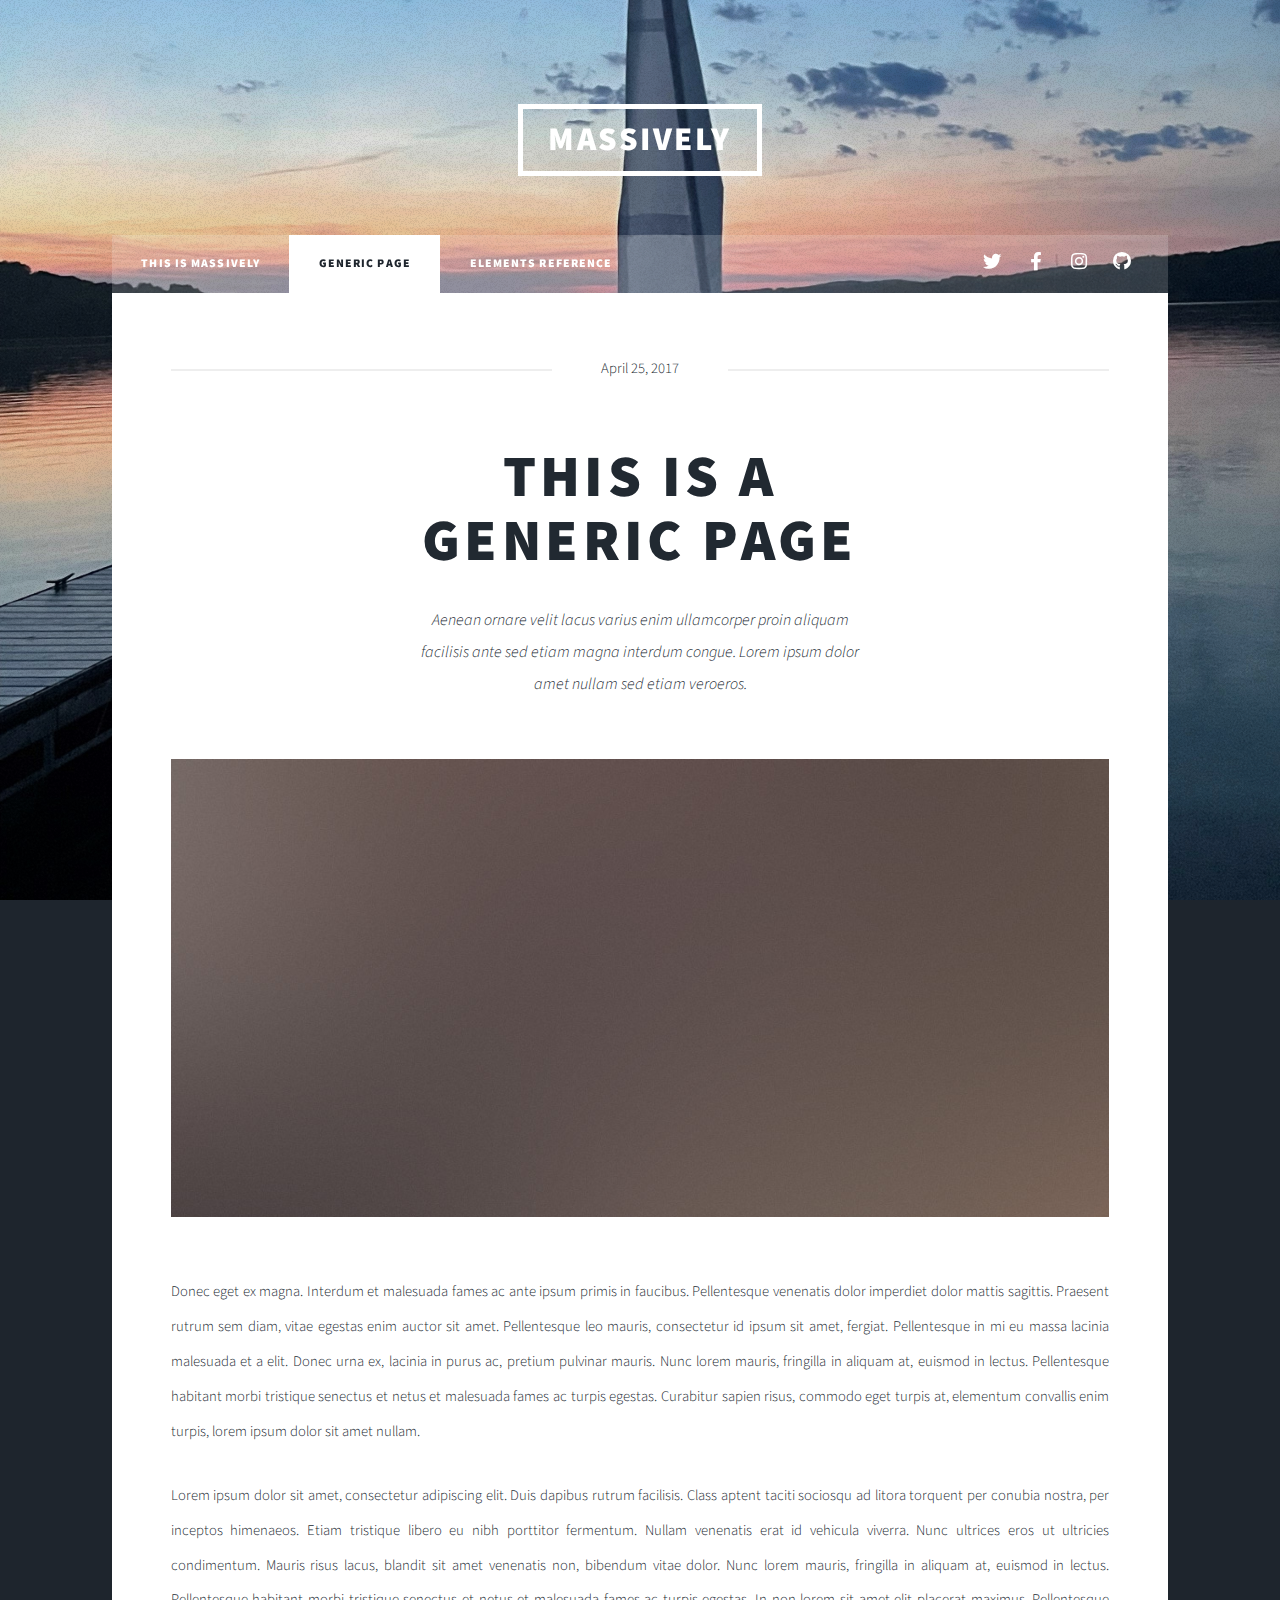
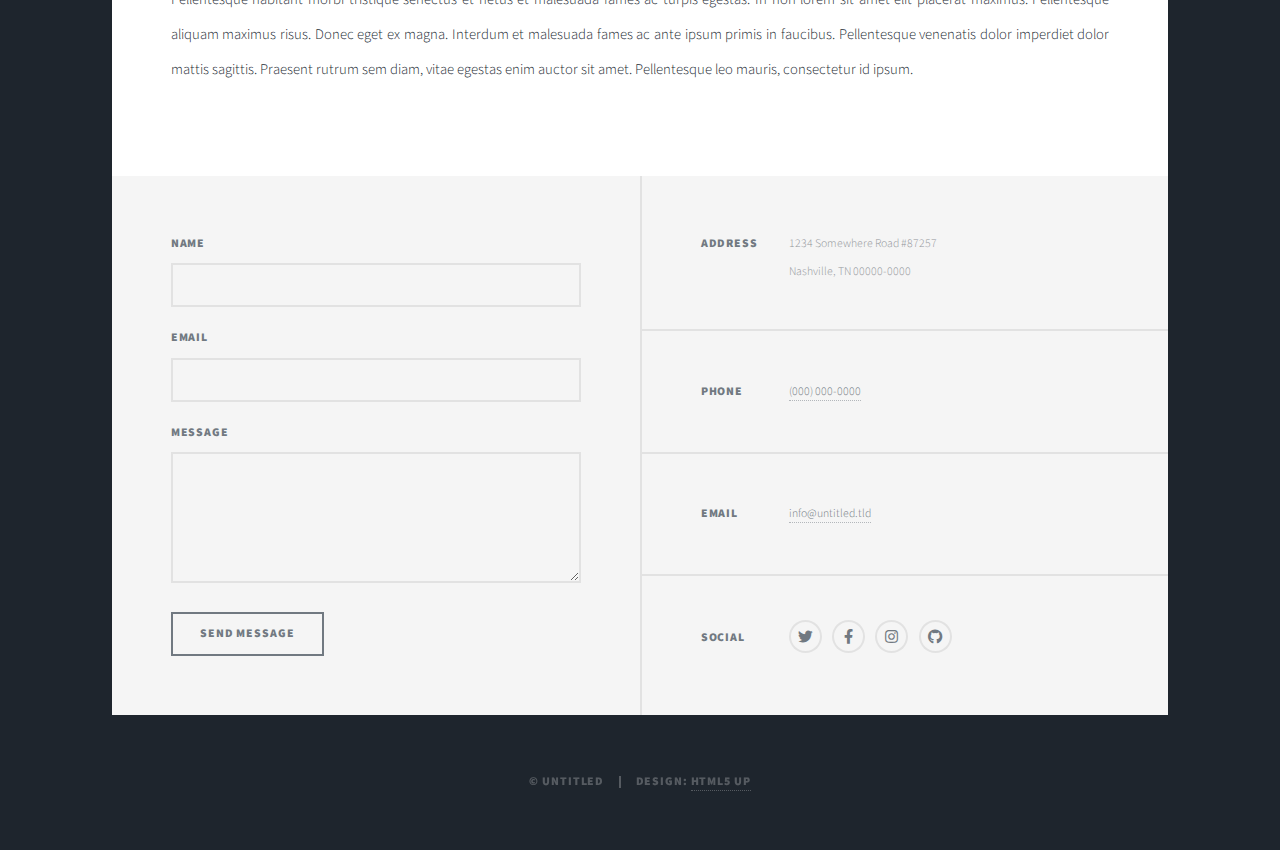
<file: generic.html>
<!DOCTYPE HTML>
<!--
	Massively by HTML5 UP
	html5up.net | @ajlkn
	Free for personal and commercial use under the CCA 3.0 license (html5up.net/license)
-->
<html>
	<head>
		<title>Generic Page - Massively by HTML5 UP</title>
		<meta charset="utf-8" />
		<meta name="viewport" content="width=device-width, initial-scale=1, user-scalable=no" />
		<link rel="stylesheet" href="assets/css/main.css" />
		<noscript><link rel="stylesheet" href="assets/css/noscript.css" /></noscript>
	</head>
	<body class="is-preload">

		<!-- Wrapper -->
			<div id="wrapper">

				<!-- Header -->
					<header id="header">
						<a href="index.html" class="logo">Massively</a>
					</header>

				<!-- Nav -->
					<nav id="nav">
						<ul class="links">
							<li><a href="index.html">This is Massively</a></li>
							<li class="active"><a href="generic.html">Generic Page</a></li>
							<li><a href="elements.html">Elements Reference</a></li>
						</ul>
						<ul class="icons">
							<li><a href="#" class="icon brands fa-twitter"><span class="label">Twitter</span></a></li>
							<li><a href="#" class="icon brands fa-facebook-f"><span class="label">Facebook</span></a></li>
							<li><a href="#" class="icon brands fa-instagram"><span class="label">Instagram</span></a></li>
							<li><a href="#" class="icon brands fa-github"><span class="label">GitHub</span></a></li>
						</ul>
					</nav>

				<!-- Main -->
					<div id="main">

						<!-- Post -->
							<section class="post">
								<header class="major">
									<span class="date">April 25, 2017</span>
									<h1>This is a<br />
									Generic Page</h1>
									<p>Aenean ornare velit lacus varius enim ullamcorper proin aliquam<br />
									facilisis ante sed etiam magna interdum congue. Lorem ipsum dolor<br />
									amet nullam sed etiam veroeros.</p>
								</header>
								<div class="image main"><img src="images/pic01.jpg" alt="" /></div>
								<p>Donec eget ex magna. Interdum et malesuada fames ac ante ipsum primis in faucibus. Pellentesque venenatis dolor imperdiet dolor mattis sagittis. Praesent rutrum sem diam, vitae egestas enim auctor sit amet. Pellentesque leo mauris, consectetur id ipsum sit amet, fergiat. Pellentesque in mi eu massa lacinia malesuada et a elit. Donec urna ex, lacinia in purus ac, pretium pulvinar mauris. Nunc lorem mauris, fringilla in aliquam at, euismod in lectus. Pellentesque habitant morbi tristique senectus et netus et malesuada fames ac turpis egestas. Curabitur sapien risus, commodo eget turpis at, elementum convallis enim turpis, lorem ipsum dolor sit amet nullam.</p>
								<p>Lorem ipsum dolor sit amet, consectetur adipiscing elit. Duis dapibus rutrum facilisis. Class aptent taciti sociosqu ad litora torquent per conubia nostra, per inceptos himenaeos. Etiam tristique libero eu nibh porttitor fermentum. Nullam venenatis erat id vehicula viverra. Nunc ultrices eros ut ultricies condimentum. Mauris risus lacus, blandit sit amet venenatis non, bibendum vitae dolor. Nunc lorem mauris, fringilla in aliquam at, euismod in lectus. Pellentesque habitant morbi tristique senectus et netus et malesuada fames ac turpis egestas. In non lorem sit amet elit placerat maximus. Pellentesque aliquam maximus risus. Donec eget ex magna. Interdum et malesuada fames ac ante ipsum primis in faucibus. Pellentesque venenatis dolor imperdiet dolor mattis sagittis. Praesent rutrum sem diam, vitae egestas enim auctor sit amet. Pellentesque leo mauris, consectetur id ipsum.</p>
							</section>

					</div>

				<!-- Footer -->
					<footer id="footer">
						<section>
							<form method="post" action="#">
								<div class="fields">
									<div class="field">
										<label for="name">Name</label>
										<input type="text" name="name" id="name" />
									</div>
									<div class="field">
										<label for="email">Email</label>
										<input type="text" name="email" id="email" />
									</div>
									<div class="field">
										<label for="message">Message</label>
										<textarea name="message" id="message" rows="3"></textarea>
									</div>
								</div>
								<ul class="actions">
									<li><input type="submit" value="Send Message" /></li>
								</ul>
							</form>
						</section>
						<section class="split contact">
							<section class="alt">
								<h3>Address</h3>
								<p>1234 Somewhere Road #87257<br />
								Nashville, TN 00000-0000</p>
							</section>
							<section>
								<h3>Phone</h3>
								<p><a href="#">(000) 000-0000</a></p>
							</section>
							<section>
								<h3>Email</h3>
								<p><a href="#">info@untitled.tld</a></p>
							</section>
							<section>
								<h3>Social</h3>
								<ul class="icons alt">
									<li><a href="#" class="icon brands alt fa-twitter"><span class="label">Twitter</span></a></li>
									<li><a href="#" class="icon brands alt fa-facebook-f"><span class="label">Facebook</span></a></li>
									<li><a href="#" class="icon brands alt fa-instagram"><span class="label">Instagram</span></a></li>
									<li><a href="#" class="icon brands alt fa-github"><span class="label">GitHub</span></a></li>
								</ul>
							</section>
						</section>
					</footer>

				<!-- Copyright -->
					<div id="copyright">
						<ul><li>&copy; Untitled</li><li>Design: <a href="https://html5up.net">HTML5 UP</a></li></ul>
					</div>

			</div>

		<!-- Scripts -->
			<script src="assets/js/jquery.min.js"></script>
			<script src="assets/js/jquery.scrollex.min.js"></script>
			<script src="assets/js/jquery.scrolly.min.js"></script>
			<script src="assets/js/browser.min.js"></script>
			<script src="assets/js/breakpoints.min.js"></script>
			<script src="assets/js/util.js"></script>
			<script src="assets/js/main.js"></script>

	</body>
</html>
</file>
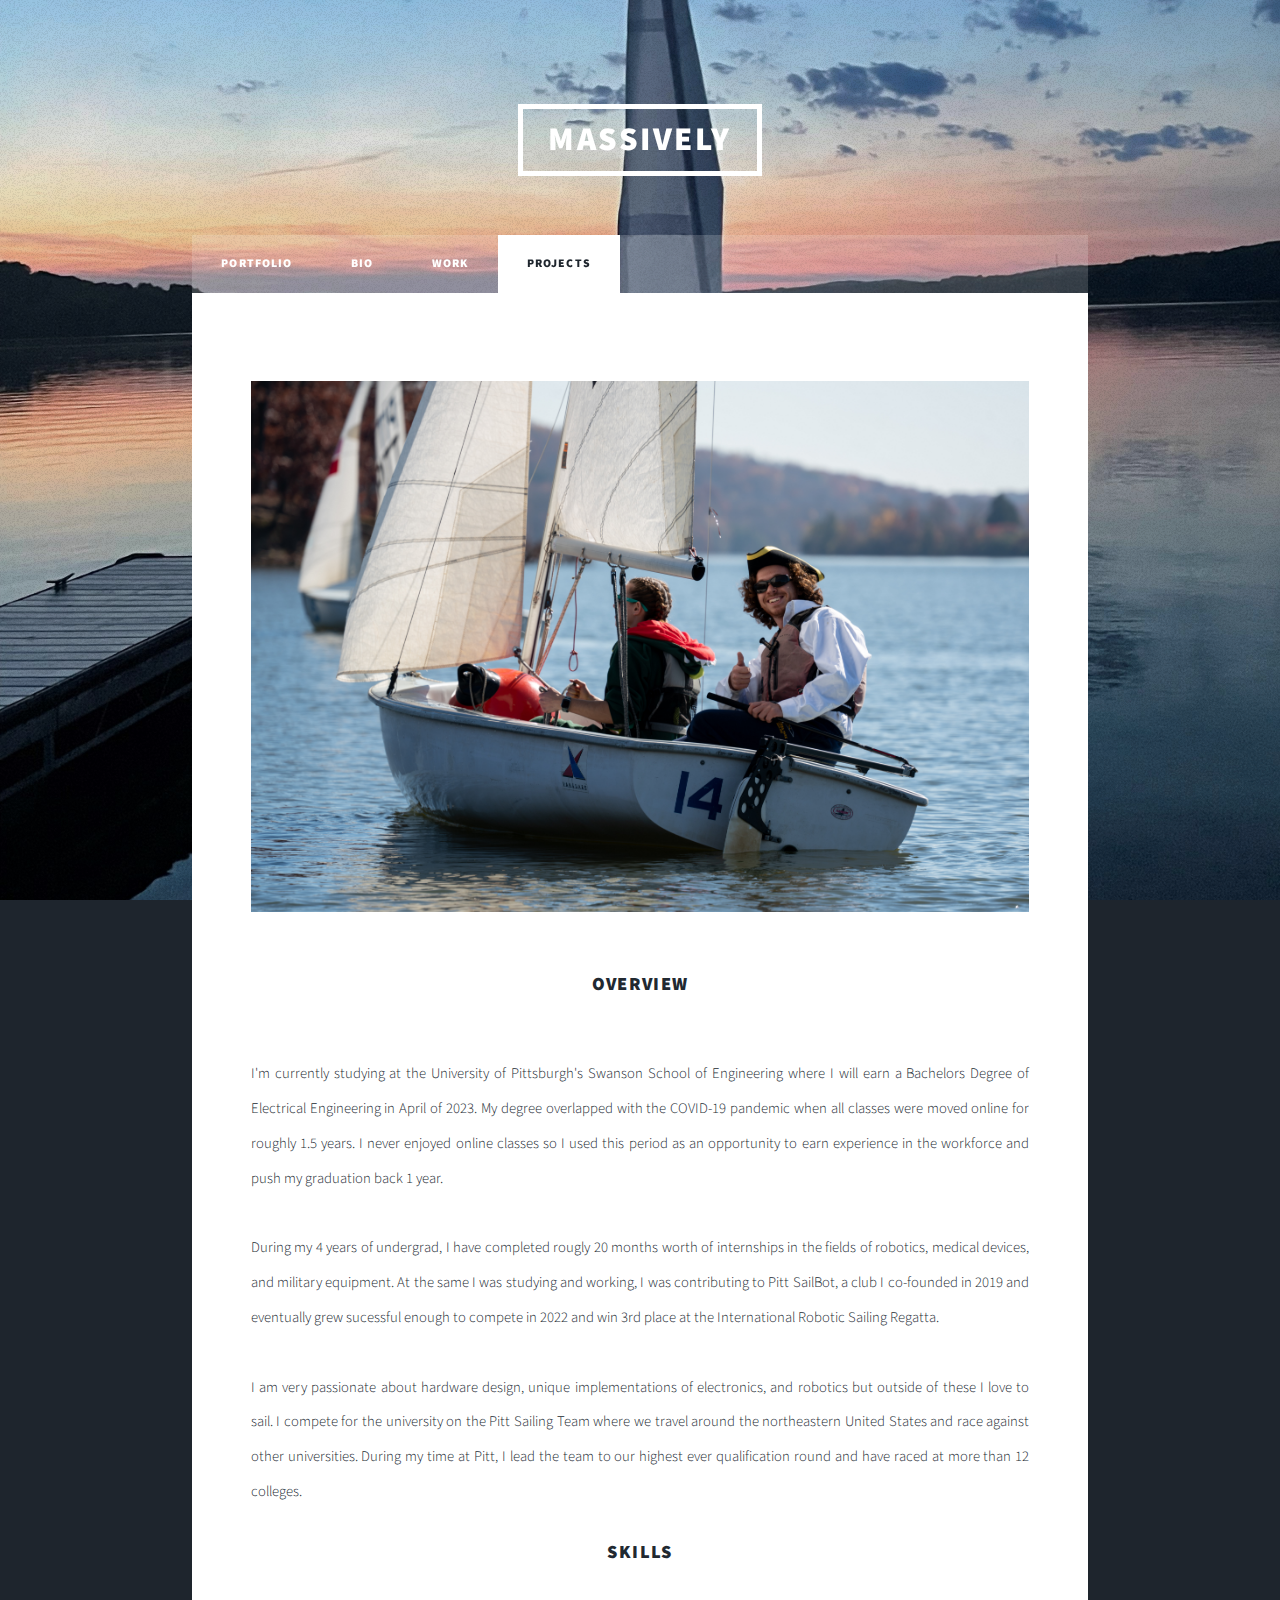
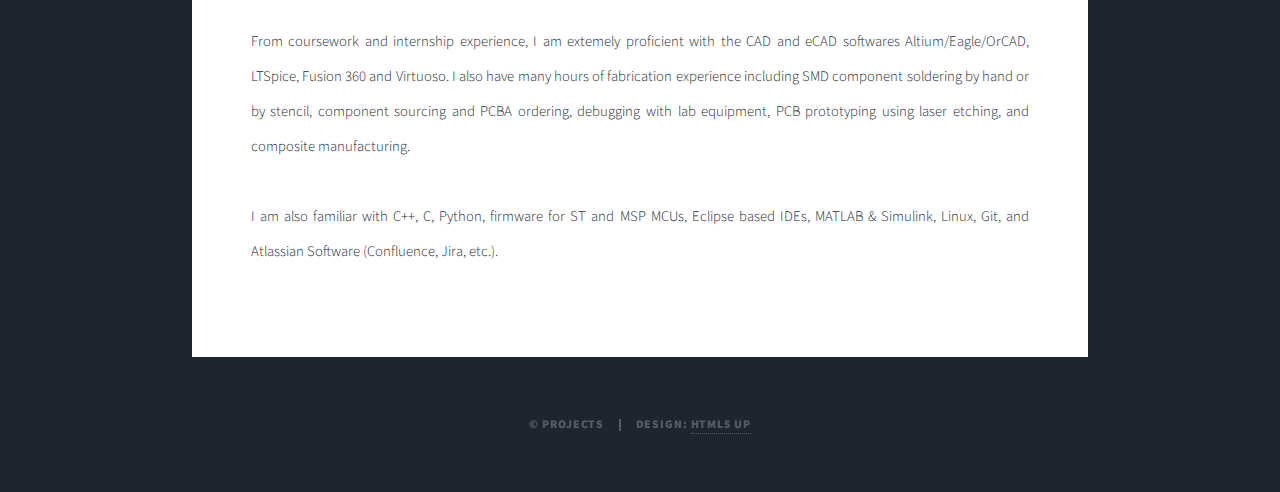
<file: projects.html>
<!DOCTYPE HTML>
<!--
	Massively by HTML5 UP
	html5up.net | @ajlkn
	Free for personal and commercial use under the CCA 3.0 license (html5up.net/license)
-->
<html>
<head>
	<title>Projects</title>
	<meta charset="utf-8" />
	<meta name="viewport" content="width=device-width, initial-scale=1, user-scalable=no" />
	<link rel="stylesheet" href="assets/css/main.css" />
	<noscript><link rel="stylesheet" href="assets/css/noscript.css" /></noscript>
</head>
<body class="is-preload">

	<!-- Wrapper -->
	<div id="wrapper">

		<!-- Intro -->
		<!--
		<div id="intro">
			<h1>Projects</h1>
			<ul class="actions">
				<li><a href="#header" class="button icon solid solo fa-arrow-down scrolly">Continue</a></li>
			</ul>
		</div>
		-->
		<!-- Header -->
		<header id="header">
			<a href="index.html" class="logo">Massively</a>
		</header>

		<!-- Nav -->
		<nav id="nav" style="width: 70%;">
			<ul class="links">
				<li><a href="index.html">Portfolio</a></li>
				<li><a href="bio.html">Bio</a></li>
				<li><a href="work.html">Work</a></li>
				<li class="active"><a href="projects.html">Projects</a></li>
			</ul>
		</nav>
		<!-- Main -->
		<div id="main" style="width: 70%;">

			<!-- Post -->
			<section class="post">
				<div class="image main"><img src="images/pirate.jpg" alt="" /></div>
				<header class="major">
					<h3>Overview</h3>
				</header>

				<p>
					I'm currently studying at the University of Pittsburgh's Swanson School of Engineering where I will earn a Bachelors Degree of Electrical Engineering in April of 2023. My degree overlapped with the COVID-19 pandemic when all classes were moved online for roughly 1.5 years. I never enjoyed online classes so I used this period as an opportunity to earn experience in the workforce and push my graduation back 1 year.<br />
					<br />During my 4 years of undergrad, I have completed rougly 20 months worth of internships in the fields of robotics, medical devices, and military equipment. At the same I was studying and working, I was contributing to Pitt SailBot, a club I co-founded in 2019 and eventually grew sucessful enough to compete in 2022 and win 3rd place at the International Robotic Sailing Regatta.
					<br /><br />I am very passionate about hardware design, unique implementations of electronics, and robotics but outside of these I love to sail. I compete for the university on the Pitt Sailing Team where we travel around the northeastern United States and race against other universities. During my time at Pitt, I lead the team to our highest ever qualification round and have raced at more than 12 colleges.
				</p>
				<header class="major">
					<h3>Skills</h3>
				</header>
				<p>
					From coursework and internship experience, I am extemely proficient with the CAD and eCAD softwares Altium/Eagle/OrCAD, LTSpice, Fusion 360 and Virtuoso. I also have many hours of fabrication experience including SMD component soldering by hand or by stencil, component sourcing and PCBA ordering, debugging with lab equipment, PCB prototyping using laser etching, and composite manufacturing.
					<br /><br />
					I am also familiar with C++, C, Python, firmware for ST and MSP MCUs, Eclipse based IDEs, MATLAB & Simulink, Linux, Git, and Atlassian Software (Confluence, Jira, etc.).
				</p>
			</section>

		</div>


		<!-- Copyright -->
		<div id="copyright">
			<ul><li>&copy; Projects</li><li>Design: <a href="https://html5up.net">HTML5 UP</a></li></ul>
		</div>

	</div>

	<!-- Scripts -->
	<script src="assets/js/jquery.min.js"></script>
	<script src="assets/js/jquery.scrollex.min.js"></script>
	<script src="assets/js/jquery.scrolly.min.js"></script>
	<script src="assets/js/browser.min.js"></script>
	<script src="assets/js/breakpoints.min.js"></script>
	<script src="assets/js/util.js"></script>
	<script src="assets/js/main.js"></script>

</body>
</html>
</file>
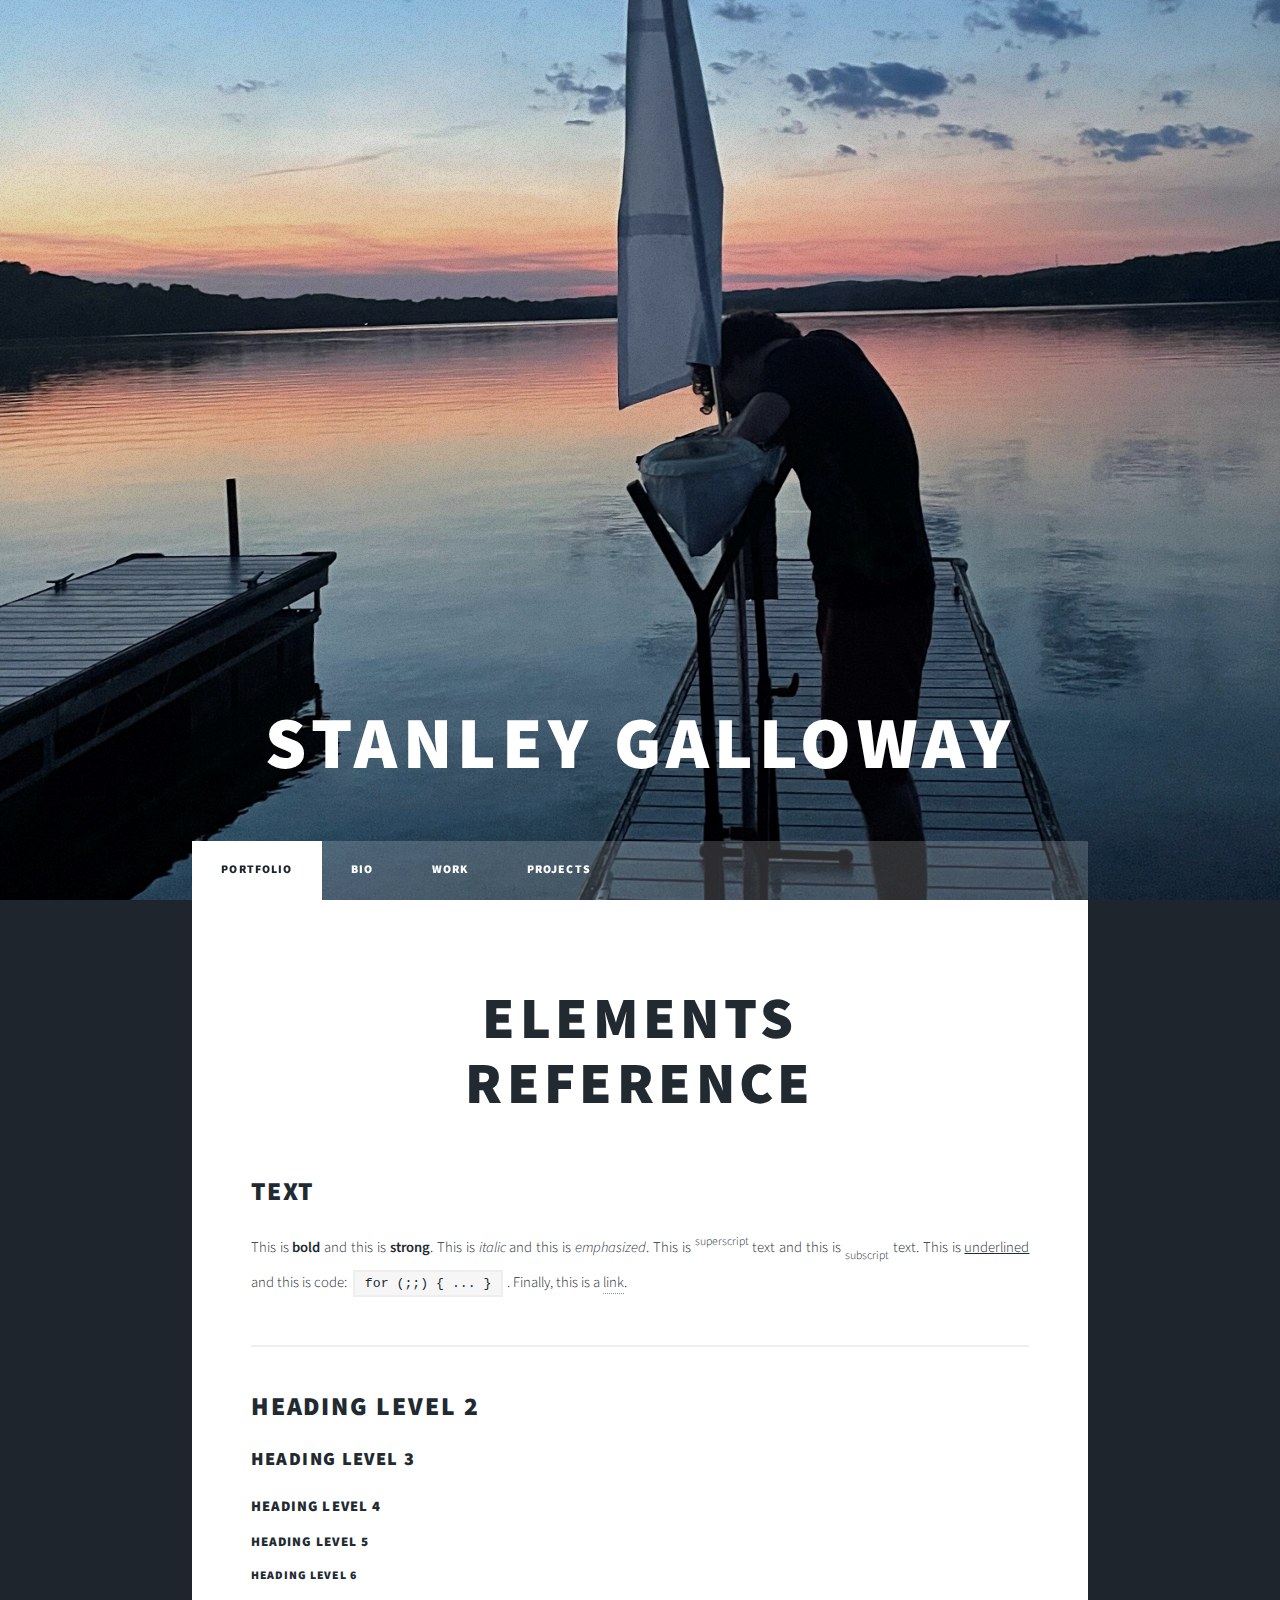
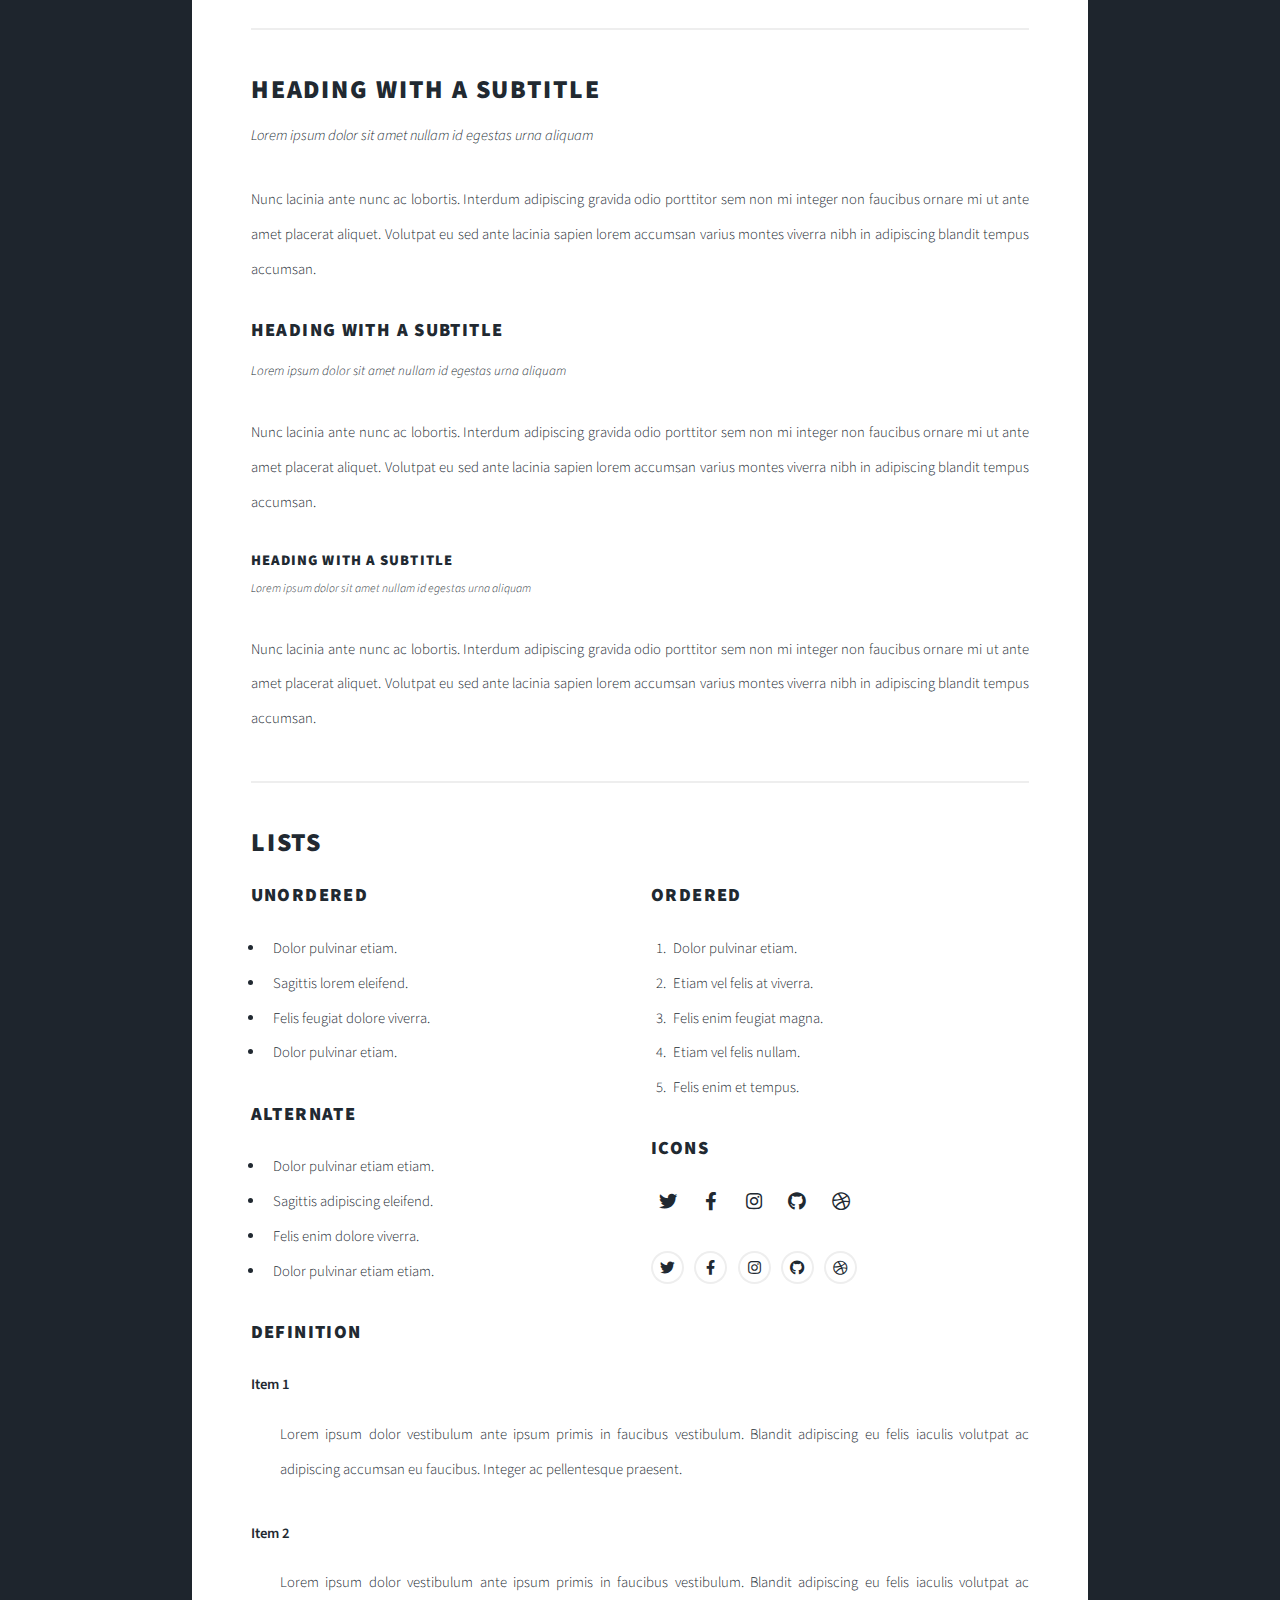
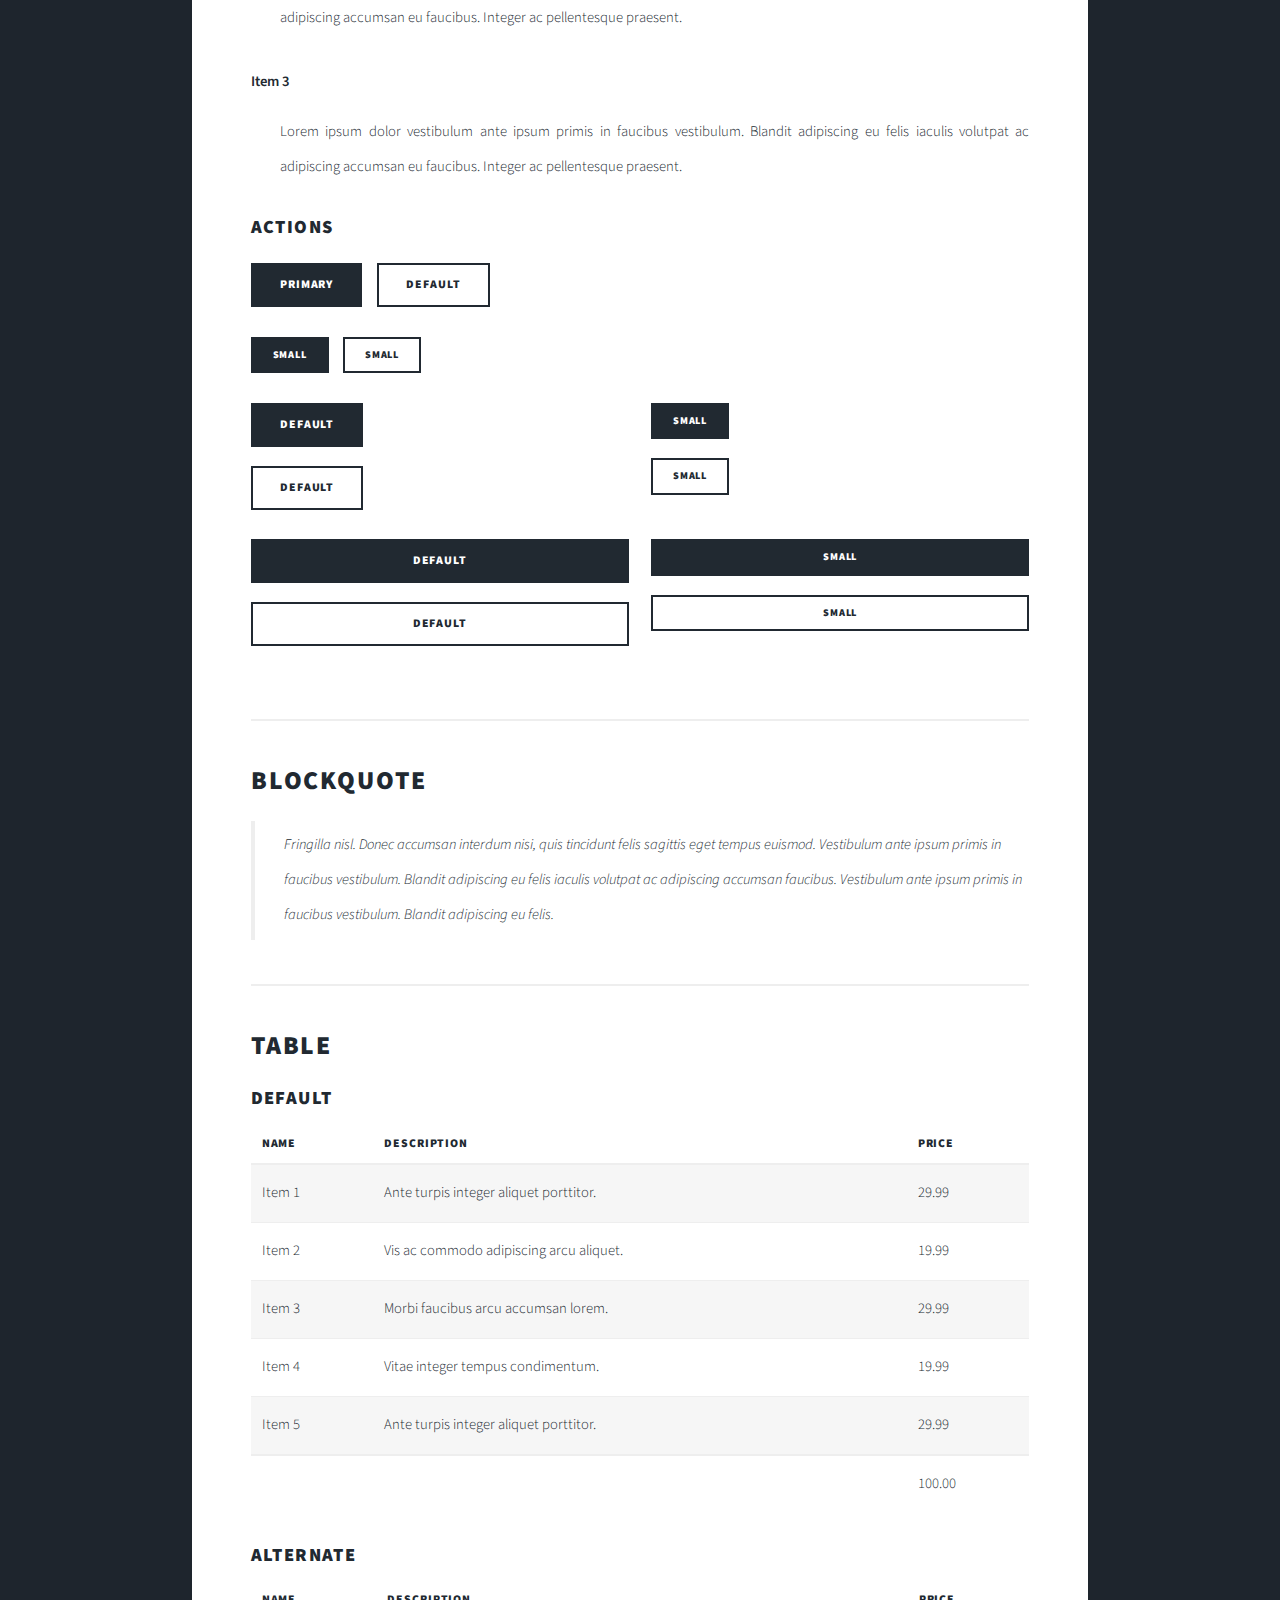
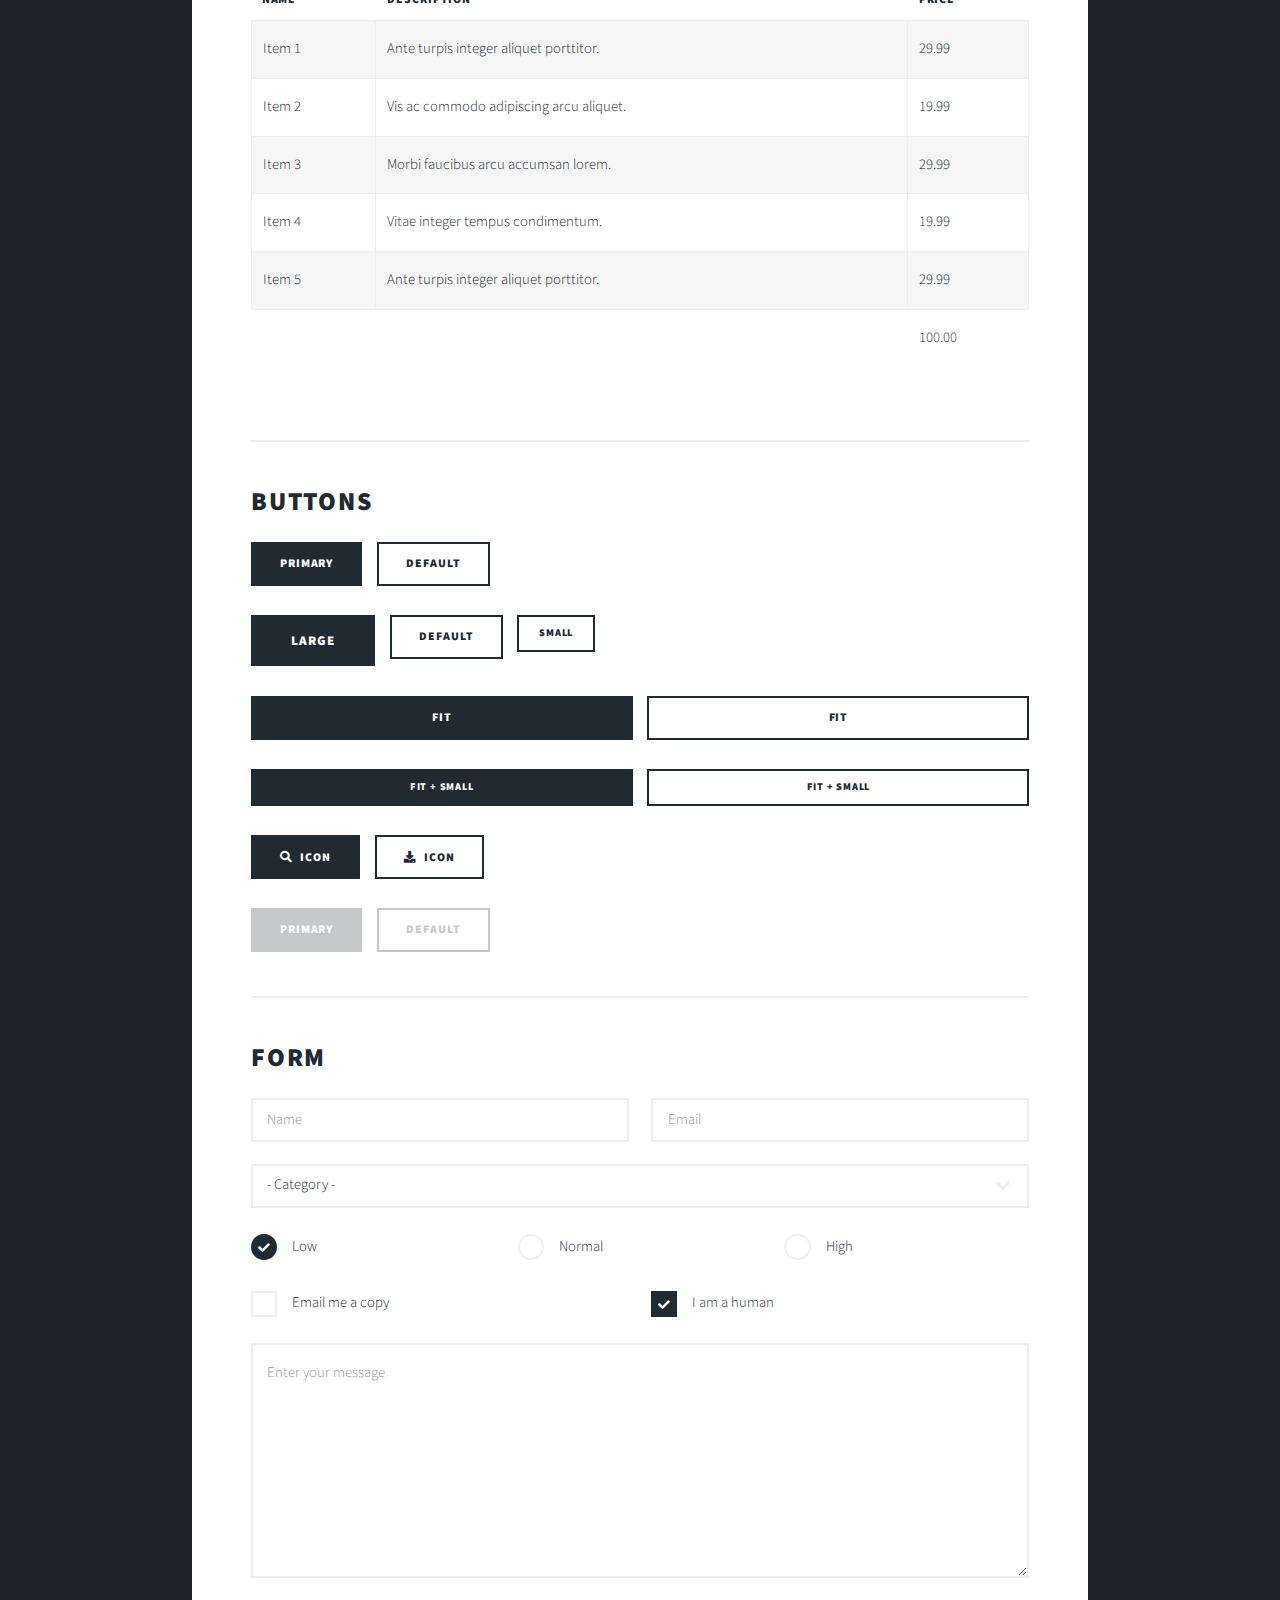
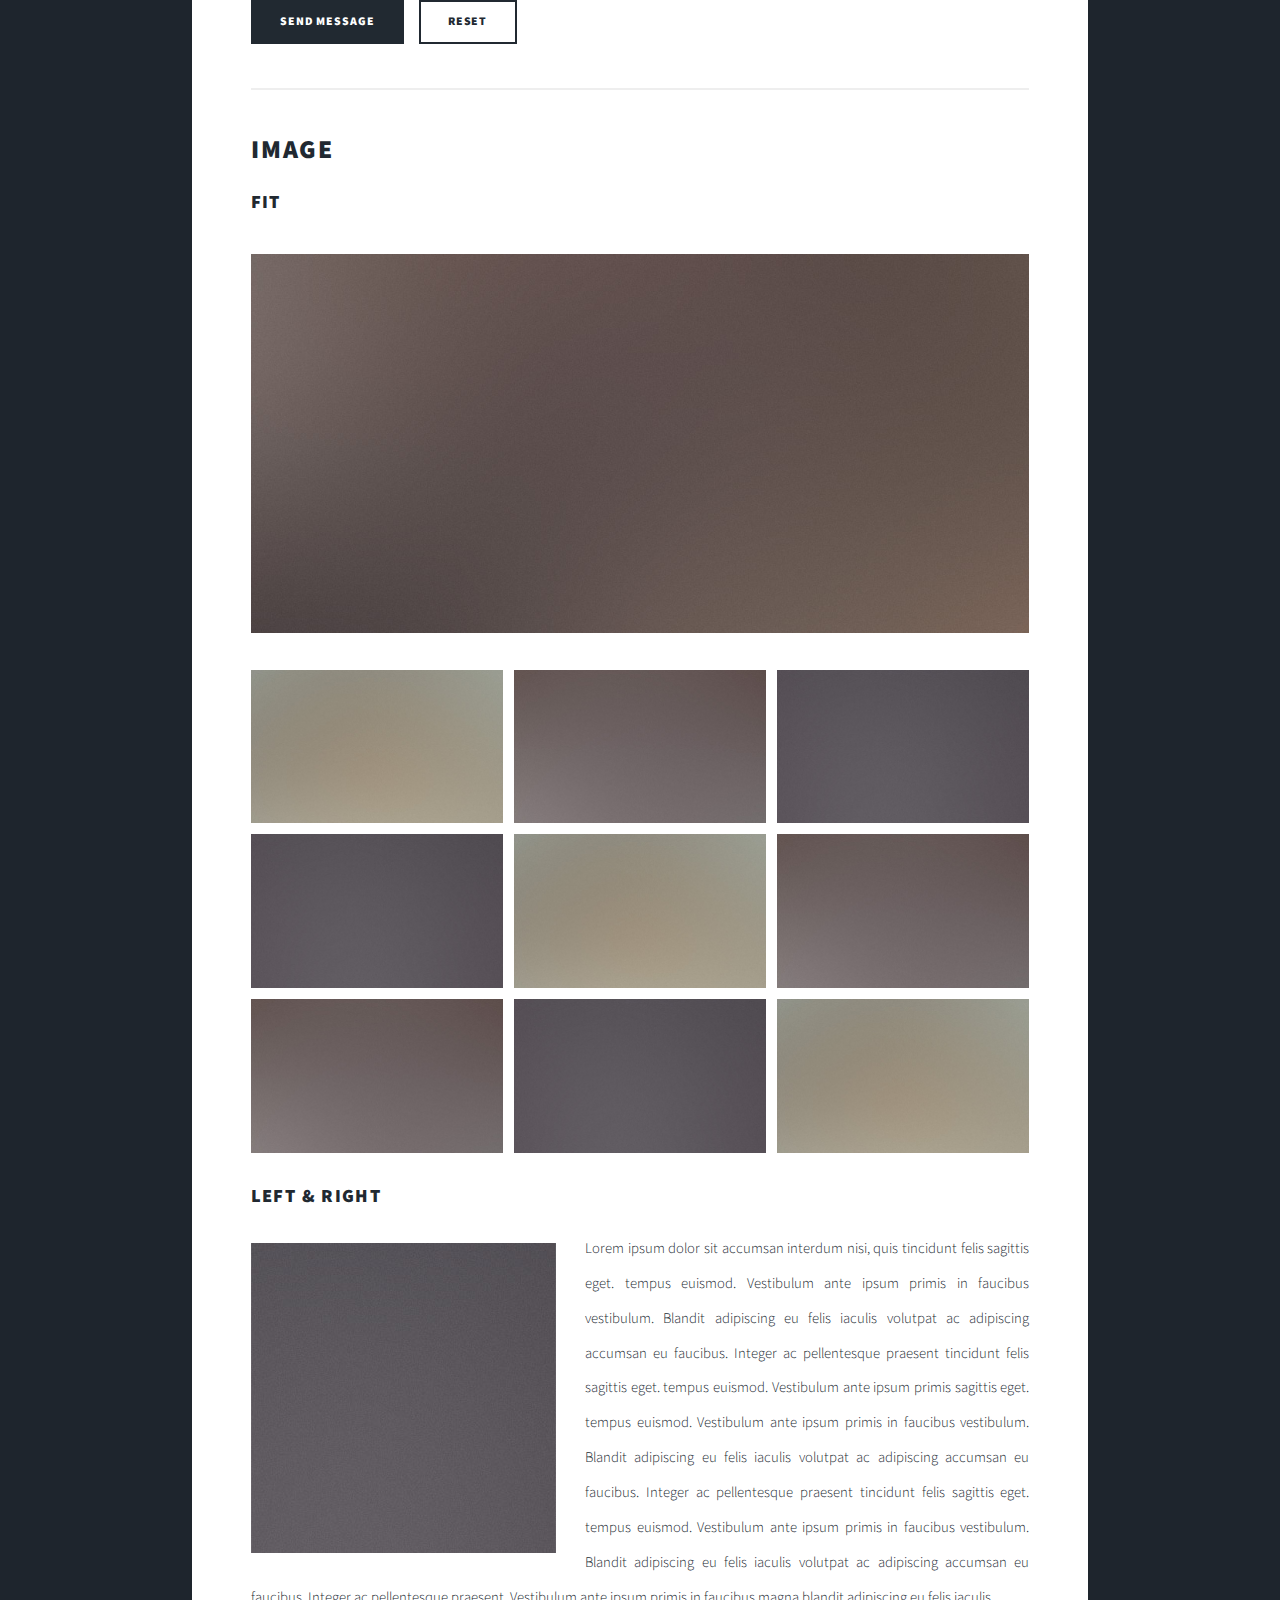
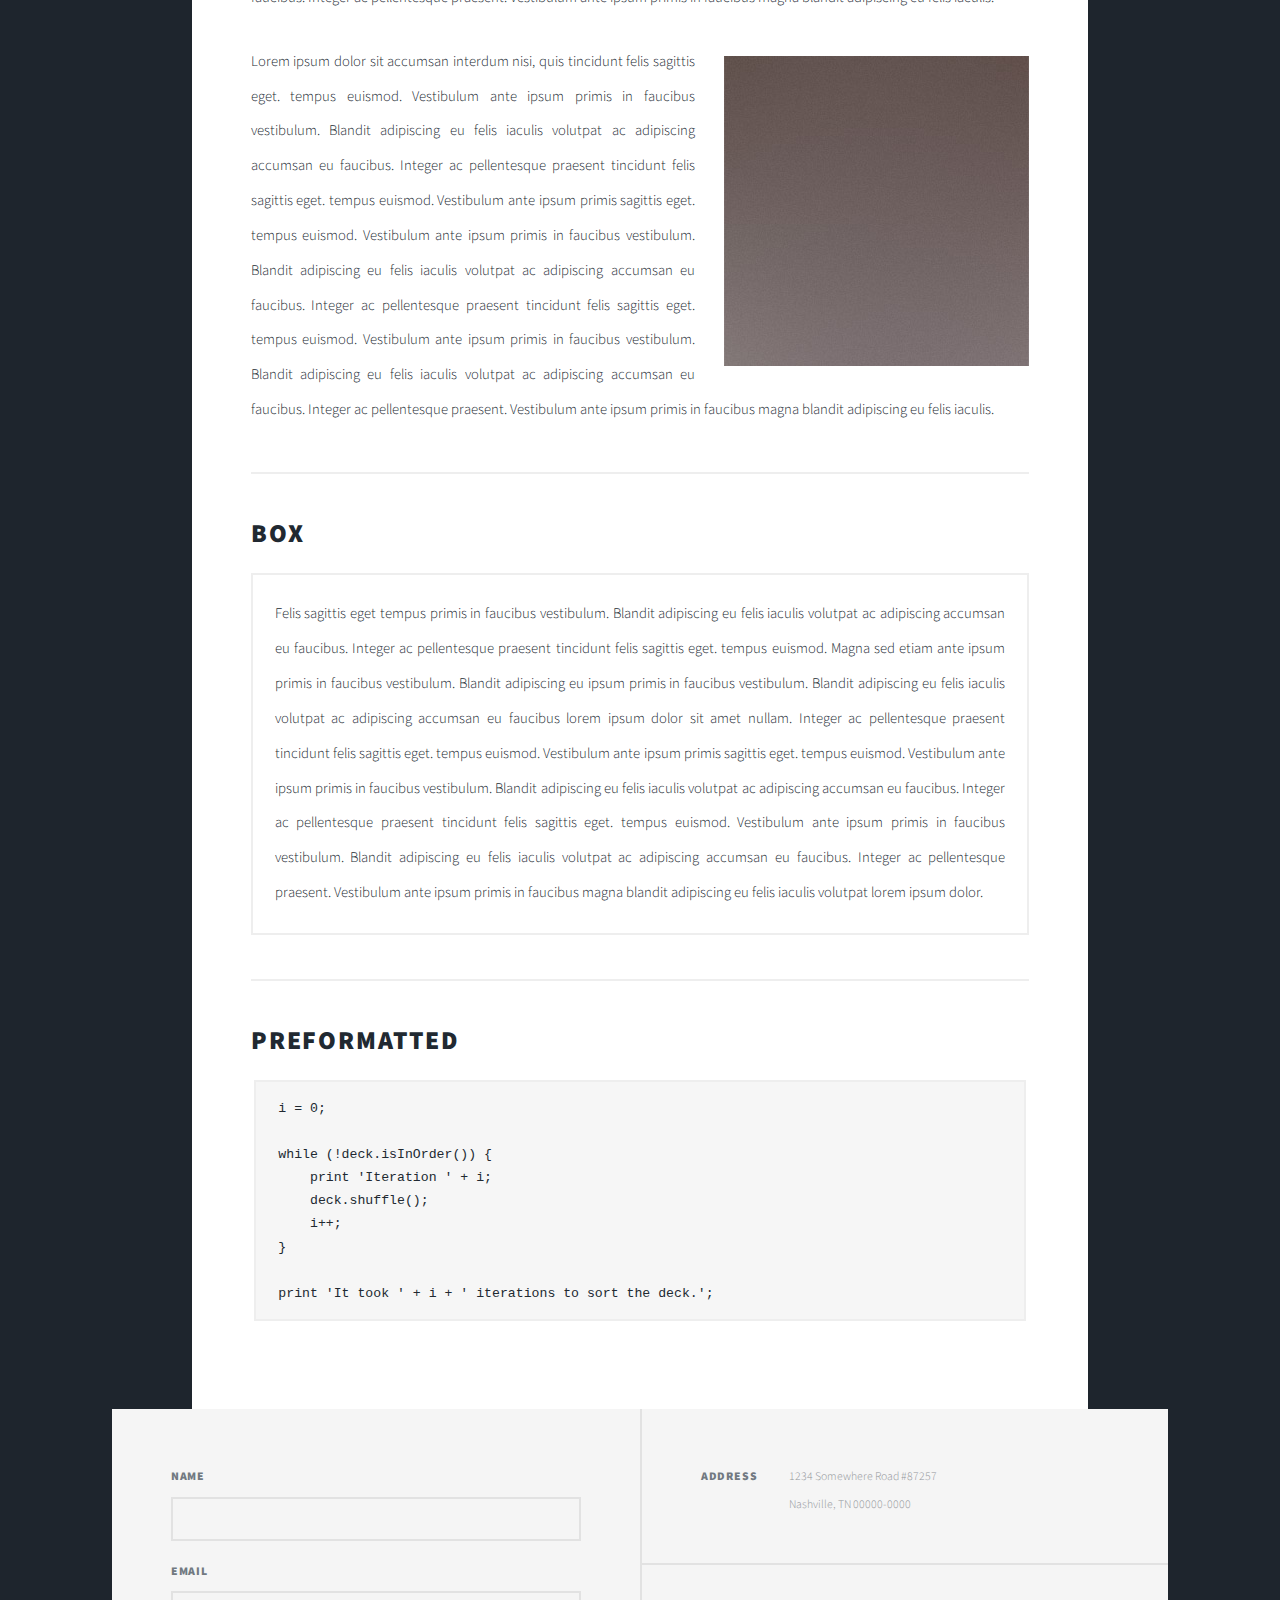
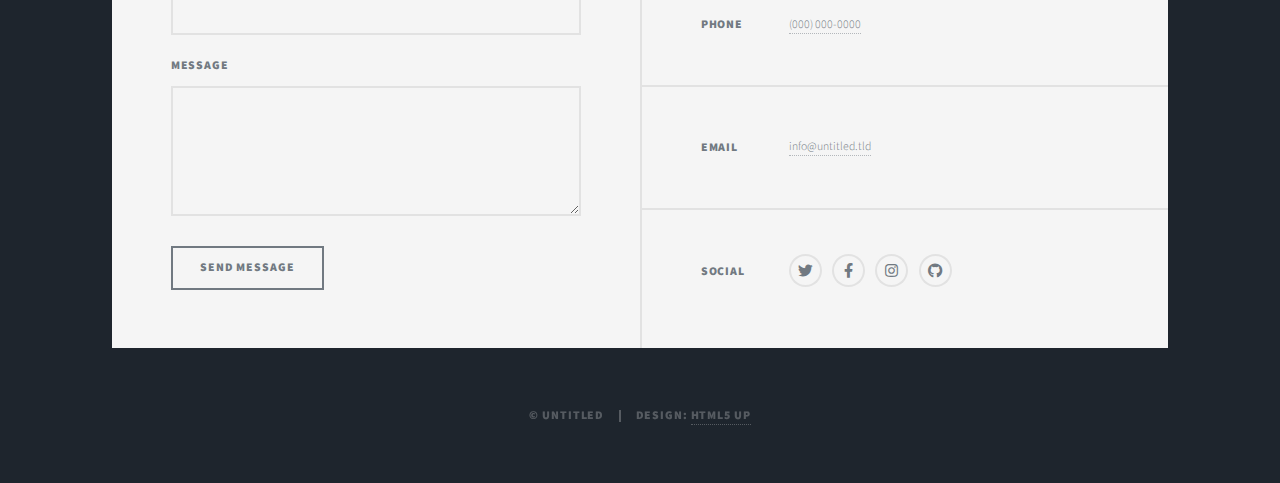
<file: template.html>
<!DOCTYPE HTML>
<!--
	Massively by HTML5 UP
	html5up.net | @ajlkn
	Free for personal and commercial use under the CCA 3.0 license (html5up.net/license)
-->
<html>
	<head>
		<title>Portfolio</title>
		<meta charset="utf-8" />
		<meta name="viewport" content="width=device-width, initial-scale=1, user-scalable=no" />
		<link rel="stylesheet" href="assets/css/main.css" />
		<noscript><link rel="stylesheet" href="assets/css/noscript.css" /></noscript>
	</head>
	<body class="is-preload">

		<!-- Wrapper -->
		<div id="wrapper" class="fade-in">

			<!-- Intro -->
			<div id="intro">
				<h1>Stanley Galloway</h1>
				<!--
				<ul class="actions">
					<li><a href="#header" class="button icon solid solo fa-arrow-down scrolly">Continue</a></li>
				</ul> -->
			</div>
			<!--
			<header id="header">
				<a href="index.html" class="logo">Massively</a>
			</header>
			-->
			<!-- Nav -->
			<nav id="nav" style="width: 70%;">
				<ul class="links">
					<li class="active"><a href="index.html">Portfolio</a></li>
					<li><a href="bio.html">Bio</a></li>
					<li><a href="work.html">Work</a></li>
					<li><a href="projects.html">Projects</a></li>
				</ul>
			</nav>

			<!-- Main -->
			<div id="main" style="width: 70%;">

				<!-- Post -->
				<section class="post">
					<header class="major">
						<h1>
							Elements<br />
							Reference
						</h1>
					</header>

					<!-- Text stuff -->
					<h2>Text</h2>
					<p>
						This is <b>bold</b> and this is <strong>strong</strong>. This is <i>italic</i> and this is <em>emphasized</em>.
						This is <sup>superscript</sup> text and this is <sub>subscript</sub> text.
						This is <u>underlined</u> and this is code: <code>for (;;) { ... }</code>.
						Finally, this is a <a href="#">link</a>.
					</p>
					<hr />
					<h2>Heading Level 2</h2>
					<h3>Heading Level 3</h3>
					<h4>Heading Level 4</h4>
					<h5>Heading Level 5</h5>
					<h6>Heading Level 6</h6>
					<hr />
					<header>
						<h2>Heading with a Subtitle</h2>
						<p>Lorem ipsum dolor sit amet nullam id egestas urna aliquam</p>
					</header>
					<p>Nunc lacinia ante nunc ac lobortis. Interdum adipiscing gravida odio porttitor sem non mi integer non faucibus ornare mi ut ante amet placerat aliquet. Volutpat eu sed ante lacinia sapien lorem accumsan varius montes viverra nibh in adipiscing blandit tempus accumsan.</p>
					<header>
						<h3>Heading with a Subtitle</h3>
						<p>Lorem ipsum dolor sit amet nullam id egestas urna aliquam</p>
					</header>
					<p>Nunc lacinia ante nunc ac lobortis. Interdum adipiscing gravida odio porttitor sem non mi integer non faucibus ornare mi ut ante amet placerat aliquet. Volutpat eu sed ante lacinia sapien lorem accumsan varius montes viverra nibh in adipiscing blandit tempus accumsan.</p>
					<header>
						<h4>Heading with a Subtitle</h4>
						<p>Lorem ipsum dolor sit amet nullam id egestas urna aliquam</p>
					</header>
					<p>Nunc lacinia ante nunc ac lobortis. Interdum adipiscing gravida odio porttitor sem non mi integer non faucibus ornare mi ut ante amet placerat aliquet. Volutpat eu sed ante lacinia sapien lorem accumsan varius montes viverra nibh in adipiscing blandit tempus accumsan.</p>

					<hr />

					<!-- Lists -->
					<h2>Lists</h2>
					<div class="row">
						<div class="col-6 col-12-small">

							<h3>Unordered</h3>
							<ul>
								<li>Dolor pulvinar etiam.</li>
								<li>Sagittis lorem eleifend.</li>
								<li>Felis feugiat dolore viverra.</li>
								<li>Dolor pulvinar etiam.</li>
							</ul>

							<h3>Alternate</h3>
							<ul class="alt">
								<li>Dolor pulvinar etiam etiam.</li>
								<li>Sagittis adipiscing eleifend.</li>
								<li>Felis enim dolore viverra.</li>
								<li>Dolor pulvinar etiam etiam.</li>
							</ul>

						</div>
						<div class="col-6 col-12-small">

							<h3>Ordered</h3>
							<ol>
								<li>Dolor pulvinar etiam.</li>
								<li>Etiam vel felis at viverra.</li>
								<li>Felis enim feugiat magna.</li>
								<li>Etiam vel felis nullam.</li>
								<li>Felis enim et tempus.</li>
							</ol>

							<h3>Icons</h3>
							<ul class="icons">
								<li><a href="#" class="icon brands fa-twitter"><span class="label">Twitter</span></a></li>
								<li><a href="#" class="icon brands fa-facebook-f"><span class="label">Facebook</span></a></li>
								<li><a href="#" class="icon brands fa-instagram"><span class="label">Instagram</span></a></li>
								<li><a href="#" class="icon brands fa-github"><span class="label">Github</span></a></li>
								<li><a href="#" class="icon brands fa-dribbble"><span class="label">Dribbble</span></a></li>
							</ul>
							<ul class="icons alt">
								<li><a href="#" class="icon brands alt fa-twitter"><span class="label">Twitter</span></a></li>
								<li><a href="#" class="icon brands alt fa-facebook-f"><span class="label">Facebook</span></a></li>
								<li><a href="#" class="icon brands alt fa-instagram"><span class="label">Instagram</span></a></li>
								<li><a href="#" class="icon brands alt fa-github"><span class="label">Github</span></a></li>
								<li><a href="#" class="icon brands alt fa-dribbble"><span class="label">Dribbble</span></a></li>
							</ul>

						</div>
					</div>
					<h3>Definition</h3>
					<dl>
						<dt>Item 1</dt>
						<dd>
							<p>Lorem ipsum dolor vestibulum ante ipsum primis in faucibus vestibulum. Blandit adipiscing eu felis iaculis volutpat ac adipiscing accumsan eu faucibus. Integer ac pellentesque praesent.</p>
						</dd>
						<dt>Item 2</dt>
						<dd>
							<p>Lorem ipsum dolor vestibulum ante ipsum primis in faucibus vestibulum. Blandit adipiscing eu felis iaculis volutpat ac adipiscing accumsan eu faucibus. Integer ac pellentesque praesent.</p>
						</dd>
						<dt>Item 3</dt>
						<dd>
							<p>Lorem ipsum dolor vestibulum ante ipsum primis in faucibus vestibulum. Blandit adipiscing eu felis iaculis volutpat ac adipiscing accumsan eu faucibus. Integer ac pellentesque praesent.</p>
						</dd>
					</dl>

					<h3>Actions</h3>
					<ul class="actions">
						<li><a href="#" class="button primary">Primary</a></li>
						<li><a href="#" class="button">Default</a></li>
					</ul>
					<ul class="actions small">
						<li><a href="#" class="button primary small">Small</a></li>
						<li><a href="#" class="button small">Small</a></li>
					</ul>
					<div class="row">
						<div class="col-6 col-12-small">
							<ul class="actions stacked">
								<li><a href="#" class="button primary">Default</a></li>
								<li><a href="#" class="button">Default</a></li>
							</ul>
						</div>
						<div class="col-6 col-12-small">
							<ul class="actions stacked">
								<li><a href="#" class="button primary small">Small</a></li>
								<li><a href="#" class="button small">Small</a></li>
							</ul>
						</div>
					</div>
					<div class="row">
						<div class="col-6 col-12-small">
							<ul class="actions stacked">
								<li><a href="#" class="button primary fit">Default</a></li>
								<li><a href="#" class="button fit">Default</a></li>
							</ul>
						</div>
						<div class="col-6 col-12-small">
							<ul class="actions stacked">
								<li><a href="#" class="button primary small fit">Small</a></li>
								<li><a href="#" class="button small fit">Small</a></li>
							</ul>
						</div>
					</div>

					<hr />

					<!-- Blockquote -->
					<h2>Blockquote</h2>
					<blockquote>Fringilla nisl. Donec accumsan interdum nisi, quis tincidunt felis sagittis eget tempus euismod. Vestibulum ante ipsum primis in faucibus vestibulum. Blandit adipiscing eu felis iaculis volutpat ac adipiscing accumsan faucibus. Vestibulum ante ipsum primis in faucibus vestibulum. Blandit adipiscing eu felis.</blockquote>

					<hr />

					<!-- Table -->
					<h2>Table</h2>

					<h3>Default</h3>
					<div class="table-wrapper">
						<table>
							<thead>
								<tr>
									<th>Name</th>
									<th>Description</th>
									<th>Price</th>
								</tr>
							</thead>
							<tbody>
								<tr>
									<td>Item 1</td>
									<td>Ante turpis integer aliquet porttitor.</td>
									<td>29.99</td>
								</tr>
								<tr>
									<td>Item 2</td>
									<td>Vis ac commodo adipiscing arcu aliquet.</td>
									<td>19.99</td>
								</tr>
								<tr>
									<td>Item 3</td>
									<td> Morbi faucibus arcu accumsan lorem.</td>
									<td>29.99</td>
								</tr>
								<tr>
									<td>Item 4</td>
									<td>Vitae integer tempus condimentum.</td>
									<td>19.99</td>
								</tr>
								<tr>
									<td>Item 5</td>
									<td>Ante turpis integer aliquet porttitor.</td>
									<td>29.99</td>
								</tr>
							</tbody>
							<tfoot>
								<tr>
									<td colspan="2"></td>
									<td>100.00</td>
								</tr>
							</tfoot>
						</table>
					</div>

					<h3>Alternate</h3>
					<div class="table-wrapper">
						<table class="alt">
							<thead>
								<tr>
									<th>Name</th>
									<th>Description</th>
									<th>Price</th>
								</tr>
							</thead>
							<tbody>
								<tr>
									<td>Item 1</td>
									<td>Ante turpis integer aliquet porttitor.</td>
									<td>29.99</td>
								</tr>
								<tr>
									<td>Item 2</td>
									<td>Vis ac commodo adipiscing arcu aliquet.</td>
									<td>19.99</td>
								</tr>
								<tr>
									<td>Item 3</td>
									<td> Morbi faucibus arcu accumsan lorem.</td>
									<td>29.99</td>
								</tr>
								<tr>
									<td>Item 4</td>
									<td>Vitae integer tempus condimentum.</td>
									<td>19.99</td>
								</tr>
								<tr>
									<td>Item 5</td>
									<td>Ante turpis integer aliquet porttitor.</td>
									<td>29.99</td>
								</tr>
							</tbody>
							<tfoot>
								<tr>
									<td colspan="2"></td>
									<td>100.00</td>
								</tr>
							</tfoot>
						</table>
					</div>

					<hr />

					<!-- Buttons -->
					<h2>Buttons</h2>
					<ul class="actions">
						<li><a href="#" class="button primary">Primary</a></li>
						<li><a href="#" class="button">Default</a></li>
					</ul>
					<ul class="actions">
						<li><a href="#" class="button primary large">Large</a></li>
						<li><a href="#" class="button">Default</a></li>
						<li><a href="#" class="button small">Small</a></li>
					</ul>
					<ul class="actions fit">
						<li><a href="#" class="button primary fit">Fit</a></li>
						<li><a href="#" class="button fit">Fit</a></li>
					</ul>
					<ul class="actions fit small">
						<li><a href="#" class="button primary fit small">Fit + Small</a></li>
						<li><a href="#" class="button fit small">Fit + Small</a></li>
					</ul>
					<ul class="actions">
						<li><a href="#" class="button primary icon solid fa-search">Icon</a></li>
						<li><a href="#" class="button icon solid fa-download">Icon</a></li>
					</ul>
					<ul class="actions">
						<li><span class="button primary disabled">Primary</span></li>
						<li><span class="button disabled">Default</span></li>
					</ul>

					<hr />

					<!-- Form -->
					<h2>Form</h2>

					<form method="post" action="#">
						<div class="row gtr-uniform">
							<div class="col-6 col-12-xsmall">
								<input type="text" name="demo-name" id="demo-name" value="" placeholder="Name" />
							</div>
							<div class="col-6 col-12-xsmall">
								<input type="email" name="demo-email" id="demo-email" value="" placeholder="Email" />
							</div>
							<!-- Break -->
							<div class="col-12">
								<select name="demo-category" id="demo-category">
									<option value="">- Category -</option>
									<option value="1">Manufacturing</option>
									<option value="1">Shipping</option>
									<option value="1">Administration</option>
									<option value="1">Human Resources</option>
								</select>
							</div>
							<!-- Break -->
							<div class="col-4 col-12-small">
								<input type="radio" id="demo-priority-low" name="demo-priority" checked>
								<label for="demo-priority-low">Low</label>
							</div>
							<div class="col-4 col-12-small">
								<input type="radio" id="demo-priority-normal" name="demo-priority">
								<label for="demo-priority-normal">Normal</label>
							</div>
							<div class="col-4 col-12-small">
								<input type="radio" id="demo-priority-high" name="demo-priority">
								<label for="demo-priority-high">High</label>
							</div>
							<!-- Break -->
							<div class="col-6 col-12-small">
								<input type="checkbox" id="demo-copy" name="demo-copy">
								<label for="demo-copy">Email me a copy</label>
							</div>
							<div class="col-6 col-12-small">
								<input type="checkbox" id="demo-human" name="demo-human" checked>
								<label for="demo-human">I am a human</label>
							</div>
							<!-- Break -->
							<div class="col-12">
								<textarea name="demo-message" id="demo-message" placeholder="Enter your message" rows="6"></textarea>
							</div>
							<!-- Break -->
							<div class="col-12">
								<ul class="actions">
									<li><input type="submit" value="Send Message" class="primary" /></li>
									<li><input type="reset" value="Reset" /></li>
								</ul>
							</div>
						</div>
					</form>

					<hr />

					<!-- Image -->
					<h2>Image</h2>

					<h3>Fit</h3>
					<span class="image fit"><img src="images/pic01.jpg" alt="" /></span>
					<div class="box alt">
						<div class="row gtr-50 gtr-uniform">
							<div class="col-4"><span class="image fit"><img src="images/pic02.jpg" alt="" /></span></div>
							<div class="col-4"><span class="image fit"><img src="images/pic03.jpg" alt="" /></span></div>
							<div class="col-4"><span class="image fit"><img src="images/pic04.jpg" alt="" /></span></div>
							<!-- Break -->
							<div class="col-4"><span class="image fit"><img src="images/pic04.jpg" alt="" /></span></div>
							<div class="col-4"><span class="image fit"><img src="images/pic02.jpg" alt="" /></span></div>
							<div class="col-4"><span class="image fit"><img src="images/pic03.jpg" alt="" /></span></div>
							<!-- Break -->
							<div class="col-4"><span class="image fit"><img src="images/pic03.jpg" alt="" /></span></div>
							<div class="col-4"><span class="image fit"><img src="images/pic04.jpg" alt="" /></span></div>
							<div class="col-4"><span class="image fit"><img src="images/pic02.jpg" alt="" /></span></div>
						</div>
					</div>

					<h3>Left &amp; Right</h3>
					<p><span class="image left"><img src="images/pic08.jpg" alt="" /></span>Lorem ipsum dolor sit accumsan interdum nisi, quis tincidunt felis sagittis eget. tempus euismod. Vestibulum ante ipsum primis in faucibus vestibulum. Blandit adipiscing eu felis iaculis volutpat ac adipiscing accumsan eu faucibus. Integer ac pellentesque praesent tincidunt felis sagittis eget. tempus euismod. Vestibulum ante ipsum primis sagittis eget. tempus euismod. Vestibulum ante ipsum primis in faucibus vestibulum. Blandit adipiscing eu felis iaculis volutpat ac adipiscing accumsan eu faucibus. Integer ac pellentesque praesent tincidunt felis sagittis eget. tempus euismod. Vestibulum ante ipsum primis in faucibus vestibulum. Blandit adipiscing eu felis iaculis volutpat ac adipiscing accumsan eu faucibus. Integer ac pellentesque praesent. Vestibulum ante ipsum primis in faucibus magna blandit adipiscing eu felis iaculis.</p>
					<p><span class="image right"><img src="images/pic09.jpg" alt="" /></span>Lorem ipsum dolor sit accumsan interdum nisi, quis tincidunt felis sagittis eget. tempus euismod. Vestibulum ante ipsum primis in faucibus vestibulum. Blandit adipiscing eu felis iaculis volutpat ac adipiscing accumsan eu faucibus. Integer ac pellentesque praesent tincidunt felis sagittis eget. tempus euismod. Vestibulum ante ipsum primis sagittis eget. tempus euismod. Vestibulum ante ipsum primis in faucibus vestibulum. Blandit adipiscing eu felis iaculis volutpat ac adipiscing accumsan eu faucibus. Integer ac pellentesque praesent tincidunt felis sagittis eget. tempus euismod. Vestibulum ante ipsum primis in faucibus vestibulum. Blandit adipiscing eu felis iaculis volutpat ac adipiscing accumsan eu faucibus. Integer ac pellentesque praesent. Vestibulum ante ipsum primis in faucibus magna blandit adipiscing eu felis iaculis.</p>

					<hr />

					<!-- Box -->
					<h2>Box</h2>
					<div class="box">
						<p>Felis sagittis eget tempus primis in faucibus vestibulum. Blandit adipiscing eu felis iaculis volutpat ac adipiscing accumsan eu faucibus. Integer ac pellentesque praesent tincidunt felis sagittis eget. tempus euismod. Magna sed etiam ante ipsum primis in faucibus vestibulum. Blandit adipiscing eu ipsum primis in faucibus vestibulum. Blandit adipiscing eu felis iaculis volutpat ac adipiscing accumsan eu faucibus lorem ipsum dolor sit amet nullam. Integer ac pellentesque praesent tincidunt felis sagittis eget. tempus euismod. Vestibulum ante ipsum primis sagittis eget. tempus euismod. Vestibulum ante ipsum primis in faucibus vestibulum. Blandit adipiscing eu felis iaculis volutpat ac adipiscing accumsan eu faucibus. Integer ac pellentesque praesent tincidunt felis sagittis eget. tempus euismod. Vestibulum ante ipsum primis in faucibus vestibulum. Blandit adipiscing eu felis iaculis volutpat ac adipiscing accumsan eu faucibus. Integer ac pellentesque praesent. Vestibulum ante ipsum primis in faucibus magna blandit adipiscing eu felis iaculis volutpat lorem ipsum dolor.</p>
					</div>

					<hr />

					<!-- Preformatted Code -->
					<h2>Preformatted</h2>
					<pre><code>i = 0;

while (!deck.isInOrder()) {
    print 'Iteration ' + i;
    deck.shuffle();
    i++;
}

print 'It took ' + i + ' iterations to sort the deck.';
</code></pre>

				</section>

			</div>

			<!-- Footer -->
			<footer id="footer">
				<section>
					<form method="post" action="#">
						<div class="fields">
							<div class="field">
								<label for="name">Name</label>
								<input type="text" name="name" id="name" />
							</div>
							<div class="field">
								<label for="email">Email</label>
								<input type="text" name="email" id="email" />
							</div>
							<div class="field">
								<label for="message">Message</label>
								<textarea name="message" id="message" rows="3"></textarea>
							</div>
						</div>
						<ul class="actions">
							<li><input type="submit" value="Send Message" /></li>
						</ul>
					</form>
				</section>
				<section class="split contact">
					<section class="alt">
						<h3>Address</h3>
						<p>
							1234 Somewhere Road #87257<br />
							Nashville, TN 00000-0000
						</p>
					</section>
					<section>
						<h3>Phone</h3>
						<p><a href="#">(000) 000-0000</a></p>
					</section>
					<section>
						<h3>Email</h3>
						<p><a href="#">info@untitled.tld</a></p>
					</section>
					<section>
						<h3>Social</h3>
						<ul class="icons alt">
							<li><a href="#" class="icon brands alt fa-twitter"><span class="label">Twitter</span></a></li>
							<li><a href="#" class="icon brands alt fa-facebook-f"><span class="label">Facebook</span></a></li>
							<li><a href="#" class="icon brands alt fa-instagram"><span class="label">Instagram</span></a></li>
							<li><a href="#" class="icon brands alt fa-github"><span class="label">GitHub</span></a></li>
						</ul>
					</section>
				</section>
			</footer>

			<!-- Copyright -->
			<div id="copyright">
				<ul><li>&copy; Untitled</li><li>Design: <a href="https://html5up.net">HTML5 UP</a></li></ul>
			</div>

		</div>

		<!-- Scripts -->
			<script src="assets/js/jquery.min.js"></script>
			<script src="assets/js/jquery.scrollex.min.js"></script>
			<script src="assets/js/jquery.scrolly.min.js"></script>
			<script src="assets/js/browser.min.js"></script>
			<script src="assets/js/breakpoints.min.js"></script>
			<script src="assets/js/util.js"></script>
			<script src="assets/js/main.js"></script>

	</body>
</html>
</file>
<file: assets/css/main.css>
@import url(fontawesome-all.min.css);
@import url("https://fonts.googleapis.com/css?family=Merriweather:300,700,300italic,700italic|Source+Sans+Pro:900");

/*
	Massively by HTML5 UP
	html5up.net | @ajlkn
	Free for personal and commercial use under the CCA 3.0 license (html5up.net/license)
*/

html, body, div, span, applet, object,
iframe, h1, h2, h3, h4, h5, h6, p, blockquote,
pre, a, abbr, acronym, address, big, cite,
code, del, dfn, em, img, ins, kbd, q, s, samp,
small, strike, strong, sub, sup, tt, var, b,
u, i, center, dl, dt, dd, ol, ul, li, fieldset,
form, label, legend, table, caption, tbody,
tfoot, thead, tr, th, td, article, aside,
canvas, details, embed, figure, figcaption,
footer, header, hgroup, menu, nav, output, ruby,
section, summary, time, mark, audio, video {
	margin: 0;
	padding: 0;
	border: 0;
	font-size: 100%;
	font: inherit;
	vertical-align: baseline;}

article, aside, details, figcaption, figure,
footer, header, hgroup, menu, nav, section {
	display: block;}

body {
	line-height: 1;
}

ol, ul {
	list-style: none;
}

blockquote, q {
	quotes: none;
}

	blockquote:before, blockquote:after, q:before, q:after {
		content: '';
		content: none;
	}

table {
	border-collapse: collapse;
	border-spacing: 0;
}

body {
	-webkit-text-size-adjust: none;
}

mark {
	background-color: transparent;
	color: inherit;
}

input::-moz-focus-inner {
	border: 0;
	padding: 0;
}

input, select, textarea {
	-moz-appearance: none;
	-webkit-appearance: none;
	-ms-appearance: none;
	appearance: none;
}

/* Basic */

	@-ms-viewport {
		width: device-width;
	}

	body {
		-ms-overflow-style: scrollbar;
	}

	@media screen and (max-width: 480px) {

		html, body {
			min-width: 320px;
		}

	}

	html {
		box-sizing: border-box;
	}

	*, *:before, *:after {
		box-sizing: inherit;
	}

	body {
		background-color: #1e252d;
	}

		body.is-preload *, body.is-preload *:before, body.is-preload *:after {
			-moz-animation: none !important;
			-webkit-animation: none !important;
			-ms-animation: none !important;
			animation: none !important;
			-moz-transition: none !important;
			-webkit-transition: none !important;
			-ms-transition: none !important;
			transition: none !important;
		}

/* Type */

	html {
		font-size: 16pt;
	}

		@media screen and (max-width: 1680px) {

			html {
				font-size: 12pt;
			}

		}

		@media screen and (max-width: 1280px) {

			html {
				font-size: 11pt;
			}

		}

		@media screen and (max-width: 360px) {

			html {
				font-size: 10pt;
			}

		}

	body {
		color: #212931;
	}

body, input, select, textarea {
	font-family: "Source Sans Pro", sans-serif;
	font-weight: 300;
	font-size: 1rem;
	line-height: 2.375;
}

	a {
		-moz-transition: color 0.2s ease-in-out, background-color 0.2s ease-in-out, border-color 0.2s ease-in-out, box-shadow 0.2s ease-in-out;
		-webkit-transition: color 0.2s ease-in-out, background-color 0.2s ease-in-out, border-color 0.2s ease-in-out, box-shadow 0.2s ease-in-out;
		-ms-transition: color 0.2s ease-in-out, background-color 0.2s ease-in-out, border-color 0.2s ease-in-out, box-shadow 0.2s ease-in-out;
		transition: color 0.2s ease-in-out, background-color 0.2s ease-in-out, border-color 0.2s ease-in-out, box-shadow 0.2s ease-in-out;
		border-bottom: dotted 1px;
		text-decoration: none;
	}

		a:hover {
			border-bottom-color: transparent;
		}

	strong, b {
		font-weight: 600;
	}

	em, i {
		font-style: italic;
	}

	p {
		text-align: justify;
		margin: 0 0 2rem 0;
	}

	h1, h2, h3, h4, h5, h6 {
		font-family: "Source Sans Pro", Helvetica, sans-serif;
		font-weight: 900;
		line-height: 1.5;
		letter-spacing: 0.075em;
		text-transform: uppercase;
		margin: 0 0 1rem 0;
	}

		h1 a, h2 a, h3 a, h4 a, h5 a, h6 a {
			border-bottom: 0;
			color: inherit;
			text-decoration: none;
		}

	h1 {
		font-size: 4rem;
		line-height: 1.1;
		margin: 0 0 2rem 0;
	}

	h2 {
		font-size: 1.75rem;
		line-height: 1.3;
		margin: 0 0 1.5rem 0;
	}

	h3 {
		font-size: 1.25rem;
		margin: 0 0 1.5rem 0;
	}

	h4 {
		font-size: 1rem;
	}

	h5 {
		font-size: 0.9rem;
	}

	h6 {
		font-size: 0.8rem;
	}

	sub {
		font-size: 0.8rem;
		position: relative;
		top: 0.5rem;
	}

	sup {
		font-size: 0.8rem;
		position: relative;
		top: -0.5rem;
	}

	blockquote {
		border-left: solid 4px;
		font-style: italic;
		margin: 0 0 2rem 0;
		padding: 0.5rem 0 0.5rem 2rem;
	}

	code {
		border: solid 2px;
		font-family: "Courier New", monospace;
		font-size: 0.9rem;
		margin: 0 0.25rem;
		padding: 0.25rem 0.65rem;
	}

	pre {
		-webkit-overflow-scrolling: touch;
		font-family: "Courier New", monospace;
		font-size: 0.9rem;
		margin: 0 0 2rem 0;
	}

		pre code {
			display: block;
			line-height: 1.75;
			padding: 1rem 1.5rem;
			overflow-x: auto;
		}

	hr {
		border: 0;
		border-bottom: solid 2px;
		margin: 3rem 0;
	}

		hr.major {
			margin: 5rem 0;
		}

	.align-left {
		text-align: left;
	}

	.align-center {
		text-align: center;
	}

	.align-right {
		text-align: right;
	}

	input, select, textarea {
		color: #212931;
	}

	a {
		color: #212931;
		border-bottom-color: rgba(33, 41, 49, 0.5);
	}

		a:hover {
			border-bottom-color: transparent;
			color: #18bfef !important;
		}

	strong, b {
		color: #212931;
	}

	h1, h2, h3, h4, h5, h6 {
		color: #212931;
	}

	blockquote {
		border-left-color: #eeeeee;
	}

	code {
		background: rgba(220, 220, 220, 0.25);
		border-color: #eeeeee;
	}

	hr {
		border-bottom-color: #eeeeee;
	}

/* Row */

	.row {
		display: flex;
		flex-wrap: wrap;
		box-sizing: border-box;
		align-items: stretch;
	}

		.row > * {
			box-sizing: border-box;
		}

		.row.gtr-uniform > * > :last-child {
			margin-bottom: 0;
		}

		.row.aln-left {
			justify-content: flex-start;
		}

		.row.aln-center {
			justify-content: center;
		}

		.row.aln-right {
			justify-content: flex-end;
		}

		.row.aln-top {
			align-items: flex-start;
		}

		.row.aln-middle {
			align-items: center;
		}

		.row.aln-bottom {
			align-items: flex-end;
		}

		.row > .imp {
			order: -1;
		}

		.row > .col-1 {
			width: 8.33333%;
		}

		.row > .off-1 {
			margin-left: 8.33333%;
		}

		.row > .col-2 {
			width: 16.66667%;
		}

		.row > .off-2 {
			margin-left: 16.66667%;
		}

		.row > .col-3 {
			width: 25%;
		}

		.row > .off-3 {
			margin-left: 25%;
		}

		.row > .col-4 {
			width: 33.33333%;
		}

		.row > .off-4 {
			margin-left: 33.33333%;
		}

		.row > .col-5 {
			width: 41.66667%;
		}

		.row > .off-5 {
			margin-left: 41.66667%;
		}

		.row > .col-6 {
			width: 50%;
		}

		.row > .off-6 {
			margin-left: 50%;
		}

		.row > .col-7 {
			width: 58.33333%;
		}

		.row > .off-7 {
			margin-left: 58.33333%;
		}

		.row > .col-8 {
			width: 66.66667%;
		}

		.row > .off-8 {
			margin-left: 66.66667%;
		}

		.row > .col-9 {
			width: 75%;
		}

		.row > .off-9 {
			margin-left: 75%;
		}

		.row > .col-10 {
			width: 83.33333%;
		}

		.row > .off-10 {
			margin-left: 83.33333%;
		}

		.row > .col-11 {
			width: 91.66667%;
		}

		.row > .off-11 {
			margin-left: 91.66667%;
		}

		.row > .col-12 {
			width: 100%;
		}

		.row > .off-12 {
			margin-left: 100%;
		}

		.row.gtr-0 {
			margin-top: 0;
			margin-left: 0rem;
		}

			.row.gtr-0 > * {
				padding: 0 0 0 0rem;
			}

			.row.gtr-0.gtr-uniform {
				margin-top: 0rem;
			}

				.row.gtr-0.gtr-uniform > * {
					padding-top: 0rem;
				}

		.row.gtr-25 {
			margin-top: 0;
			margin-left: -0.375rem;
		}

			.row.gtr-25 > * {
				padding: 0 0 0 0.375rem;
			}

			.row.gtr-25.gtr-uniform {
				margin-top: -0.375rem;
			}

				.row.gtr-25.gtr-uniform > * {
					padding-top: 0.375rem;
				}

		.row.gtr-50 {
			margin-top: 0;
			margin-left: -0.75rem;
		}

			.row.gtr-50 > * {
				padding: 0 0 0 0.75rem;
			}

			.row.gtr-50.gtr-uniform {
				margin-top: -0.75rem;
			}

				.row.gtr-50.gtr-uniform > * {
					padding-top: 0.75rem;
				}

		.row {
			margin-top: 0;
			margin-left: -1.5rem;
		}

			.row > * {
				padding: 0 0 0 1.5rem;
			}

			.row.gtr-uniform {
				margin-top: -1.5rem;
			}

				.row.gtr-uniform > * {
					padding-top: 1.5rem;
				}

		.row.gtr-150 {
			margin-top: 0;
			margin-left: -2.25rem;
		}

			.row.gtr-150 > * {
				padding: 0 0 0 2.25rem;
			}

			.row.gtr-150.gtr-uniform {
				margin-top: -2.25rem;
			}

				.row.gtr-150.gtr-uniform > * {
					padding-top: 2.25rem;
				}

		.row.gtr-200 {
			margin-top: 0;
			margin-left: -3rem;
		}

			.row.gtr-200 > * {
				padding: 0 0 0 3rem;
			}

			.row.gtr-200.gtr-uniform {
				margin-top: -3rem;
			}

				.row.gtr-200.gtr-uniform > * {
					padding-top: 3rem;
				}

		@media screen and (max-width: 1680px) {

			.row {
				display: flex;
				flex-wrap: wrap;
				box-sizing: border-box;
				align-items: stretch;
			}

				.row > * {
					box-sizing: border-box;
				}

				.row.gtr-uniform > * > :last-child {
					margin-bottom: 0;
				}

				.row.aln-left {
					justify-content: flex-start;
				}

				.row.aln-center {
					justify-content: center;
				}

				.row.aln-right {
					justify-content: flex-end;
				}

				.row.aln-top {
					align-items: flex-start;
				}

				.row.aln-middle {
					align-items: center;
				}

				.row.aln-bottom {
					align-items: flex-end;
				}

				.row > .imp-xlarge {
					order: -1;
				}

				.row > .col-1-xlarge {
					width: 8.33333%;
				}

				.row > .off-1-xlarge {
					margin-left: 8.33333%;
				}

				.row > .col-2-xlarge {
					width: 16.66667%;
				}

				.row > .off-2-xlarge {
					margin-left: 16.66667%;
				}

				.row > .col-3-xlarge {
					width: 25%;
				}

				.row > .off-3-xlarge {
					margin-left: 25%;
				}

				.row > .col-4-xlarge {
					width: 33.33333%;
				}

				.row > .off-4-xlarge {
					margin-left: 33.33333%;
				}

				.row > .col-5-xlarge {
					width: 41.66667%;
				}

				.row > .off-5-xlarge {
					margin-left: 41.66667%;
				}

				.row > .col-6-xlarge {
					width: 50%;
				}

				.row > .off-6-xlarge {
					margin-left: 50%;
				}

				.row > .col-7-xlarge {
					width: 58.33333%;
				}

				.row > .off-7-xlarge {
					margin-left: 58.33333%;
				}

				.row > .col-8-xlarge {
					width: 66.66667%;
				}

				.row > .off-8-xlarge {
					margin-left: 66.66667%;
				}

				.row > .col-9-xlarge {
					width: 75%;
				}

				.row > .off-9-xlarge {
					margin-left: 75%;
				}

				.row > .col-10-xlarge {
					width: 83.33333%;
				}

				.row > .off-10-xlarge {
					margin-left: 83.33333%;
				}

				.row > .col-11-xlarge {
					width: 91.66667%;
				}

				.row > .off-11-xlarge {
					margin-left: 91.66667%;
				}

				.row > .col-12-xlarge {
					width: 100%;
				}

				.row > .off-12-xlarge {
					margin-left: 100%;
				}

				.row.gtr-0 {
					margin-top: 0;
					margin-left: 0rem;
				}

					.row.gtr-0 > * {
						padding: 0 0 0 0rem;
					}

					.row.gtr-0.gtr-uniform {
						margin-top: 0rem;
					}

						.row.gtr-0.gtr-uniform > * {
							padding-top: 0rem;
						}

				.row.gtr-25 {
					margin-top: 0;
					margin-left: -0.375rem;
				}

					.row.gtr-25 > * {
						padding: 0 0 0 0.375rem;
					}

					.row.gtr-25.gtr-uniform {
						margin-top: -0.375rem;
					}

						.row.gtr-25.gtr-uniform > * {
							padding-top: 0.375rem;
						}

				.row.gtr-50 {
					margin-top: 0;
					margin-left: -0.75rem;
				}

					.row.gtr-50 > * {
						padding: 0 0 0 0.75rem;
					}

					.row.gtr-50.gtr-uniform {
						margin-top: -0.75rem;
					}

						.row.gtr-50.gtr-uniform > * {
							padding-top: 0.75rem;
						}

				.row {
					margin-top: 0;
					margin-left: -1.5rem;
				}

					.row > * {
						padding: 0 0 0 1.5rem;
					}

					.row.gtr-uniform {
						margin-top: -1.5rem;
					}

						.row.gtr-uniform > * {
							padding-top: 1.5rem;
						}

				.row.gtr-150 {
					margin-top: 0;
					margin-left: -2.25rem;
				}

					.row.gtr-150 > * {
						padding: 0 0 0 2.25rem;
					}

					.row.gtr-150.gtr-uniform {
						margin-top: -2.25rem;
					}

						.row.gtr-150.gtr-uniform > * {
							padding-top: 2.25rem;
						}

				.row.gtr-200 {
					margin-top: 0;
					margin-left: -3rem;
				}

					.row.gtr-200 > * {
						padding: 0 0 0 3rem;
					}

					.row.gtr-200.gtr-uniform {
						margin-top: -3rem;
					}

						.row.gtr-200.gtr-uniform > * {
							padding-top: 3rem;
						}

		}

		@media screen and (max-width: 1280px) {

			.row {
				display: flex;
				flex-wrap: wrap;
				box-sizing: border-box;
				align-items: stretch;
			}

				.row > * {
					box-sizing: border-box;
				}

				.row.gtr-uniform > * > :last-child {
					margin-bottom: 0;
				}

				.row.aln-left {
					justify-content: flex-start;
				}

				.row.aln-center {
					justify-content: center;
				}

				.row.aln-right {
					justify-content: flex-end;
				}

				.row.aln-top {
					align-items: flex-start;
				}

				.row.aln-middle {
					align-items: center;
				}

				.row.aln-bottom {
					align-items: flex-end;
				}

				.row > .imp-large {
					order: -1;
				}

				.row > .col-1-large {
					width: 8.33333%;
				}

				.row > .off-1-large {
					margin-left: 8.33333%;
				}

				.row > .col-2-large {
					width: 16.66667%;
				}

				.row > .off-2-large {
					margin-left: 16.66667%;
				}

				.row > .col-3-large {
					width: 25%;
				}

				.row > .off-3-large {
					margin-left: 25%;
				}

				.row > .col-4-large {
					width: 33.33333%;
				}

				.row > .off-4-large {
					margin-left: 33.33333%;
				}

				.row > .col-5-large {
					width: 41.66667%;
				}

				.row > .off-5-large {
					margin-left: 41.66667%;
				}

				.row > .col-6-large {
					width: 50%;
				}

				.row > .off-6-large {
					margin-left: 50%;
				}

				.row > .col-7-large {
					width: 58.33333%;
				}

				.row > .off-7-large {
					margin-left: 58.33333%;
				}

				.row > .col-8-large {
					width: 66.66667%;
				}

				.row > .off-8-large {
					margin-left: 66.66667%;
				}

				.row > .col-9-large {
					width: 75%;
				}

				.row > .off-9-large {
					margin-left: 75%;
				}

				.row > .col-10-large {
					width: 83.33333%;
				}

				.row > .off-10-large {
					margin-left: 83.33333%;
				}

				.row > .col-11-large {
					width: 91.66667%;
				}

				.row > .off-11-large {
					margin-left: 91.66667%;
				}

				.row > .col-12-large {
					width: 100%;
				}

				.row > .off-12-large {
					margin-left: 100%;
				}

				.row.gtr-0 {
					margin-top: 0;
					margin-left: 0rem;
				}

					.row.gtr-0 > * {
						padding: 0 0 0 0rem;
					}

					.row.gtr-0.gtr-uniform {
						margin-top: 0rem;
					}

						.row.gtr-0.gtr-uniform > * {
							padding-top: 0rem;
						}

				.row.gtr-25 {
					margin-top: 0;
					margin-left: -0.375rem;
				}

					.row.gtr-25 > * {
						padding: 0 0 0 0.375rem;
					}

					.row.gtr-25.gtr-uniform {
						margin-top: -0.375rem;
					}

						.row.gtr-25.gtr-uniform > * {
							padding-top: 0.375rem;
						}

				.row.gtr-50 {
					margin-top: 0;
					margin-left: -0.75rem;
				}

					.row.gtr-50 > * {
						padding: 0 0 0 0.75rem;
					}

					.row.gtr-50.gtr-uniform {
						margin-top: -0.75rem;
					}

						.row.gtr-50.gtr-uniform > * {
							padding-top: 0.75rem;
						}

				.row {
					margin-top: 0;
					margin-left: -1.5rem;
				}

					.row > * {
						padding: 0 0 0 1.5rem;
					}

					.row.gtr-uniform {
						margin-top: -1.5rem;
					}

						.row.gtr-uniform > * {
							padding-top: 1.5rem;
						}

				.row.gtr-150 {
					margin-top: 0;
					margin-left: -2.25rem;
				}

					.row.gtr-150 > * {
						padding: 0 0 0 2.25rem;
					}

					.row.gtr-150.gtr-uniform {
						margin-top: -2.25rem;
					}

						.row.gtr-150.gtr-uniform > * {
							padding-top: 2.25rem;
						}

				.row.gtr-200 {
					margin-top: 0;
					margin-left: -3rem;
				}

					.row.gtr-200 > * {
						padding: 0 0 0 3rem;
					}

					.row.gtr-200.gtr-uniform {
						margin-top: -3rem;
					}

						.row.gtr-200.gtr-uniform > * {
							padding-top: 3rem;
						}

		}

		@media screen and (max-width: 980px) {

			.row {
				display: flex;
				flex-wrap: wrap;
				box-sizing: border-box;
				align-items: stretch;
			}

				.row > * {
					box-sizing: border-box;
				}

				.row.gtr-uniform > * > :last-child {
					margin-bottom: 0;
				}

				.row.aln-left {
					justify-content: flex-start;
				}

				.row.aln-center {
					justify-content: center;
				}

				.row.aln-right {
					justify-content: flex-end;
				}

				.row.aln-top {
					align-items: flex-start;
				}

				.row.aln-middle {
					align-items: center;
				}

				.row.aln-bottom {
					align-items: flex-end;
				}

				.row > .imp-medium {
					order: -1;
				}

				.row > .col-1-medium {
					width: 8.33333%;
				}

				.row > .off-1-medium {
					margin-left: 8.33333%;
				}

				.row > .col-2-medium {
					width: 16.66667%;
				}

				.row > .off-2-medium {
					margin-left: 16.66667%;
				}

				.row > .col-3-medium {
					width: 25%;
				}

				.row > .off-3-medium {
					margin-left: 25%;
				}

				.row > .col-4-medium {
					width: 33.33333%;
				}

				.row > .off-4-medium {
					margin-left: 33.33333%;
				}

				.row > .col-5-medium {
					width: 41.66667%;
				}

				.row > .off-5-medium {
					margin-left: 41.66667%;
				}

				.row > .col-6-medium {
					width: 50%;
				}

				.row > .off-6-medium {
					margin-left: 50%;
				}

				.row > .col-7-medium {
					width: 58.33333%;
				}

				.row > .off-7-medium {
					margin-left: 58.33333%;
				}

				.row > .col-8-medium {
					width: 66.66667%;
				}

				.row > .off-8-medium {
					margin-left: 66.66667%;
				}

				.row > .col-9-medium {
					width: 75%;
				}

				.row > .off-9-medium {
					margin-left: 75%;
				}

				.row > .col-10-medium {
					width: 83.33333%;
				}

				.row > .off-10-medium {
					margin-left: 83.33333%;
				}

				.row > .col-11-medium {
					width: 91.66667%;
				}

				.row > .off-11-medium {
					margin-left: 91.66667%;
				}

				.row > .col-12-medium {
					width: 100%;
				}

				.row > .off-12-medium {
					margin-left: 100%;
				}

				.row.gtr-0 {
					margin-top: 0;
					margin-left: 0rem;
				}

					.row.gtr-0 > * {
						padding: 0 0 0 0rem;
					}

					.row.gtr-0.gtr-uniform {
						margin-top: 0rem;
					}

						.row.gtr-0.gtr-uniform > * {
							padding-top: 0rem;
						}

				.row.gtr-25 {
					margin-top: 0;
					margin-left: -0.375rem;
				}

					.row.gtr-25 > * {
						padding: 0 0 0 0.375rem;
					}

					.row.gtr-25.gtr-uniform {
						margin-top: -0.375rem;
					}

						.row.gtr-25.gtr-uniform > * {
							padding-top: 0.375rem;
						}

				.row.gtr-50 {
					margin-top: 0;
					margin-left: -0.75rem;
				}

					.row.gtr-50 > * {
						padding: 0 0 0 0.75rem;
					}

					.row.gtr-50.gtr-uniform {
						margin-top: -0.75rem;
					}

						.row.gtr-50.gtr-uniform > * {
							padding-top: 0.75rem;
						}

				.row {
					margin-top: 0;
					margin-left: -1.5rem;
				}

					.row > * {
						padding: 0 0 0 1.5rem;
					}

					.row.gtr-uniform {
						margin-top: -1.5rem;
					}

						.row.gtr-uniform > * {
							padding-top: 1.5rem;
						}

				.row.gtr-150 {
					margin-top: 0;
					margin-left: -2.25rem;
				}

					.row.gtr-150 > * {
						padding: 0 0 0 2.25rem;
					}

					.row.gtr-150.gtr-uniform {
						margin-top: -2.25rem;
					}

						.row.gtr-150.gtr-uniform > * {
							padding-top: 2.25rem;
						}

				.row.gtr-200 {
					margin-top: 0;
					margin-left: -3rem;
				}

					.row.gtr-200 > * {
						padding: 0 0 0 3rem;
					}

					.row.gtr-200.gtr-uniform {
						margin-top: -3rem;
					}

						.row.gtr-200.gtr-uniform > * {
							padding-top: 3rem;
						}

		}

		@media screen and (max-width: 736px) {

			.row {
				display: flex;
				flex-wrap: wrap;
				box-sizing: border-box;
				align-items: stretch;
			}

				.row > * {
					box-sizing: border-box;
				}

				.row.gtr-uniform > * > :last-child {
					margin-bottom: 0;
				}

				.row.aln-left {
					justify-content: flex-start;
				}

				.row.aln-center {
					justify-content: center;
				}

				.row.aln-right {
					justify-content: flex-end;
				}

				.row.aln-top {
					align-items: flex-start;
				}

				.row.aln-middle {
					align-items: center;
				}

				.row.aln-bottom {
					align-items: flex-end;
				}

				.row > .imp-small {
					order: -1;
				}

				.row > .col-1-small {
					width: 8.33333%;
				}

				.row > .off-1-small {
					margin-left: 8.33333%;
				}

				.row > .col-2-small {
					width: 16.66667%;
				}

				.row > .off-2-small {
					margin-left: 16.66667%;
				}

				.row > .col-3-small {
					width: 25%;
				}

				.row > .off-3-small {
					margin-left: 25%;
				}

				.row > .col-4-small {
					width: 33.33333%;
				}

				.row > .off-4-small {
					margin-left: 33.33333%;
				}

				.row > .col-5-small {
					width: 41.66667%;
				}

				.row > .off-5-small {
					margin-left: 41.66667%;
				}

				.row > .col-6-small {
					width: 50%;
				}

				.row > .off-6-small {
					margin-left: 50%;
				}

				.row > .col-7-small {
					width: 58.33333%;
				}

				.row > .off-7-small {
					margin-left: 58.33333%;
				}

				.row > .col-8-small {
					width: 66.66667%;
				}

				.row > .off-8-small {
					margin-left: 66.66667%;
				}

				.row > .col-9-small {
					width: 75%;
				}

				.row > .off-9-small {
					margin-left: 75%;
				}

				.row > .col-10-small {
					width: 83.33333%;
				}

				.row > .off-10-small {
					margin-left: 83.33333%;
				}

				.row > .col-11-small {
					width: 91.66667%;
				}

				.row > .off-11-small {
					margin-left: 91.66667%;
				}

				.row > .col-12-small {
					width: 100%;
				}

				.row > .off-12-small {
					margin-left: 100%;
				}

				.row.gtr-0 {
					margin-top: 0;
					margin-left: 0rem;
				}

					.row.gtr-0 > * {
						padding: 0 0 0 0rem;
					}

					.row.gtr-0.gtr-uniform {
						margin-top: 0rem;
					}

						.row.gtr-0.gtr-uniform > * {
							padding-top: 0rem;
						}

				.row.gtr-25 {
					margin-top: 0;
					margin-left: -0.375rem;
				}

					.row.gtr-25 > * {
						padding: 0 0 0 0.375rem;
					}

					.row.gtr-25.gtr-uniform {
						margin-top: -0.375rem;
					}

						.row.gtr-25.gtr-uniform > * {
							padding-top: 0.375rem;
						}

				.row.gtr-50 {
					margin-top: 0;
					margin-left: -0.75rem;
				}

					.row.gtr-50 > * {
						padding: 0 0 0 0.75rem;
					}

					.row.gtr-50.gtr-uniform {
						margin-top: -0.75rem;
					}

						.row.gtr-50.gtr-uniform > * {
							padding-top: 0.75rem;
						}

				.row {
					margin-top: 0;
					margin-left: -1.5rem;
				}

					.row > * {
						padding: 0 0 0 1.5rem;
					}

					.row.gtr-uniform {
						margin-top: -1.5rem;
					}

						.row.gtr-uniform > * {
							padding-top: 1.5rem;
						}

				.row.gtr-150 {
					margin-top: 0;
					margin-left: -2.25rem;
				}

					.row.gtr-150 > * {
						padding: 0 0 0 2.25rem;
					}

					.row.gtr-150.gtr-uniform {
						margin-top: -2.25rem;
					}

						.row.gtr-150.gtr-uniform > * {
							padding-top: 2.25rem;
						}

				.row.gtr-200 {
					margin-top: 0;
					margin-left: -3rem;
				}

					.row.gtr-200 > * {
						padding: 0 0 0 3rem;
					}

					.row.gtr-200.gtr-uniform {
						margin-top: -3rem;
					}

						.row.gtr-200.gtr-uniform > * {
							padding-top: 3rem;
						}

		}

		@media screen and (max-width: 480px) {

			.row {
				display: flex;
				flex-wrap: wrap;
				box-sizing: border-box;
				align-items: stretch;
			}

				.row > * {
					box-sizing: border-box;
				}

				.row.gtr-uniform > * > :last-child {
					margin-bottom: 0;
				}

				.row.aln-left {
					justify-content: flex-start;
				}

				.row.aln-center {
					justify-content: center;
				}

				.row.aln-right {
					justify-content: flex-end;
				}

				.row.aln-top {
					align-items: flex-start;
				}

				.row.aln-middle {
					align-items: center;
				}

				.row.aln-bottom {
					align-items: flex-end;
				}

				.row > .imp-xsmall {
					order: -1;
				}

				.row > .col-1-xsmall {
					width: 8.33333%;
				}

				.row > .off-1-xsmall {
					margin-left: 8.33333%;
				}

				.row > .col-2-xsmall {
					width: 16.66667%;
				}

				.row > .off-2-xsmall {
					margin-left: 16.66667%;
				}

				.row > .col-3-xsmall {
					width: 25%;
				}

				.row > .off-3-xsmall {
					margin-left: 25%;
				}

				.row > .col-4-xsmall {
					width: 33.33333%;
				}

				.row > .off-4-xsmall {
					margin-left: 33.33333%;
				}

				.row > .col-5-xsmall {
					width: 41.66667%;
				}

				.row > .off-5-xsmall {
					margin-left: 41.66667%;
				}

				.row > .col-6-xsmall {
					width: 50%;
				}

				.row > .off-6-xsmall {
					margin-left: 50%;
				}

				.row > .col-7-xsmall {
					width: 58.33333%;
				}

				.row > .off-7-xsmall {
					margin-left: 58.33333%;
				}

				.row > .col-8-xsmall {
					width: 66.66667%;
				}

				.row > .off-8-xsmall {
					margin-left: 66.66667%;
				}

				.row > .col-9-xsmall {
					width: 75%;
				}

				.row > .off-9-xsmall {
					margin-left: 75%;
				}

				.row > .col-10-xsmall {
					width: 83.33333%;
				}

				.row > .off-10-xsmall {
					margin-left: 83.33333%;
				}

				.row > .col-11-xsmall {
					width: 91.66667%;
				}

				.row > .off-11-xsmall {
					margin-left: 91.66667%;
				}

				.row > .col-12-xsmall {
					width: 100%;
				}

				.row > .off-12-xsmall {
					margin-left: 100%;
				}

				.row.gtr-0 {
					margin-top: 0;
					margin-left: 0rem;
				}

					.row.gtr-0 > * {
						padding: 0 0 0 0rem;
					}

					.row.gtr-0.gtr-uniform {
						margin-top: 0rem;
					}

						.row.gtr-0.gtr-uniform > * {
							padding-top: 0rem;
						}

				.row.gtr-25 {
					margin-top: 0;
					margin-left: -0.375rem;
				}

					.row.gtr-25 > * {
						padding: 0 0 0 0.375rem;
					}

					.row.gtr-25.gtr-uniform {
						margin-top: -0.375rem;
					}

						.row.gtr-25.gtr-uniform > * {
							padding-top: 0.375rem;
						}

				.row.gtr-50 {
					margin-top: 0;
					margin-left: -0.75rem;
				}

					.row.gtr-50 > * {
						padding: 0 0 0 0.75rem;
					}

					.row.gtr-50.gtr-uniform {
						margin-top: -0.75rem;
					}

						.row.gtr-50.gtr-uniform > * {
							padding-top: 0.75rem;
						}

				.row {
					margin-top: 0;
					margin-left: -1.5rem;
				}

					.row > * {
						padding: 0 0 0 1.5rem;
					}

					.row.gtr-uniform {
						margin-top: -1.5rem;
					}

						.row.gtr-uniform > * {
							padding-top: 1.5rem;
						}

				.row.gtr-150 {
					margin-top: 0;
					margin-left: -2.25rem;
				}

					.row.gtr-150 > * {
						padding: 0 0 0 2.25rem;
					}

					.row.gtr-150.gtr-uniform {
						margin-top: -2.25rem;
					}

						.row.gtr-150.gtr-uniform > * {
							padding-top: 2.25rem;
						}

				.row.gtr-200 {
					margin-top: 0;
					margin-left: -3rem;
				}

					.row.gtr-200 > * {
						padding: 0 0 0 3rem;
					}

					.row.gtr-200.gtr-uniform {
						margin-top: -3rem;
					}

						.row.gtr-200.gtr-uniform > * {
							padding-top: 3rem;
						}

		}

		@media screen and (max-width: 360px) {

			.row {
				display: flex;
				flex-wrap: wrap;
				box-sizing: border-box;
				align-items: stretch;
			}

				.row > * {
					box-sizing: border-box;
				}

				.row.gtr-uniform > * > :last-child {
					margin-bottom: 0;
				}

				.row.aln-left {
					justify-content: flex-start;
				}

				.row.aln-center {
					justify-content: center;
				}

				.row.aln-right {
					justify-content: flex-end;
				}

				.row.aln-top {
					align-items: flex-start;
				}

				.row.aln-middle {
					align-items: center;
				}

				.row.aln-bottom {
					align-items: flex-end;
				}

				.row > .imp-xxsmall {
					order: -1;
				}

				.row > .col-1-xxsmall {
					width: 8.33333%;
				}

				.row > .off-1-xxsmall {
					margin-left: 8.33333%;
				}

				.row > .col-2-xxsmall {
					width: 16.66667%;
				}

				.row > .off-2-xxsmall {
					margin-left: 16.66667%;
				}

				.row > .col-3-xxsmall {
					width: 25%;
				}

				.row > .off-3-xxsmall {
					margin-left: 25%;
				}

				.row > .col-4-xxsmall {
					width: 33.33333%;
				}

				.row > .off-4-xxsmall {
					margin-left: 33.33333%;
				}

				.row > .col-5-xxsmall {
					width: 41.66667%;
				}

				.row > .off-5-xxsmall {
					margin-left: 41.66667%;
				}

				.row > .col-6-xxsmall {
					width: 50%;
				}

				.row > .off-6-xxsmall {
					margin-left: 50%;
				}

				.row > .col-7-xxsmall {
					width: 58.33333%;
				}

				.row > .off-7-xxsmall {
					margin-left: 58.33333%;
				}

				.row > .col-8-xxsmall {
					width: 66.66667%;
				}

				.row > .off-8-xxsmall {
					margin-left: 66.66667%;
				}

				.row > .col-9-xxsmall {
					width: 75%;
				}

				.row > .off-9-xxsmall {
					margin-left: 75%;
				}

				.row > .col-10-xxsmall {
					width: 83.33333%;
				}

				.row > .off-10-xxsmall {
					margin-left: 83.33333%;
				}

				.row > .col-11-xxsmall {
					width: 91.66667%;
				}

				.row > .off-11-xxsmall {
					margin-left: 91.66667%;
				}

				.row > .col-12-xxsmall {
					width: 100%;
				}

				.row > .off-12-xxsmall {
					margin-left: 100%;
				}

				.row.gtr-0 {
					margin-top: 0;
					margin-left: 0rem;
				}

					.row.gtr-0 > * {
						padding: 0 0 0 0rem;
					}

					.row.gtr-0.gtr-uniform {
						margin-top: 0rem;
					}

						.row.gtr-0.gtr-uniform > * {
							padding-top: 0rem;
						}

				.row.gtr-25 {
					margin-top: 0;
					margin-left: -0.375rem;
				}

					.row.gtr-25 > * {
						padding: 0 0 0 0.375rem;
					}

					.row.gtr-25.gtr-uniform {
						margin-top: -0.375rem;
					}

						.row.gtr-25.gtr-uniform > * {
							padding-top: 0.375rem;
						}

				.row.gtr-50 {
					margin-top: 0;
					margin-left: -0.75rem;
				}

					.row.gtr-50 > * {
						padding: 0 0 0 0.75rem;
					}

					.row.gtr-50.gtr-uniform {
						margin-top: -0.75rem;
					}

						.row.gtr-50.gtr-uniform > * {
							padding-top: 0.75rem;
						}

				.row {
					margin-top: 0;
					margin-left: -1.5rem;
				}

					.row > * {
						padding: 0 0 0 1.5rem;
					}

					.row.gtr-uniform {
						margin-top: -1.5rem;
					}

						.row.gtr-uniform > * {
							padding-top: 1.5rem;
						}

				.row.gtr-150 {
					margin-top: 0;
					margin-left: -2.25rem;
				}

					.row.gtr-150 > * {
						padding: 0 0 0 2.25rem;
					}

					.row.gtr-150.gtr-uniform {
						margin-top: -2.25rem;
					}

						.row.gtr-150.gtr-uniform > * {
							padding-top: 2.25rem;
						}

				.row.gtr-200 {
					margin-top: 0;
					margin-left: -3rem;
				}

					.row.gtr-200 > * {
						padding: 0 0 0 3rem;
					}

					.row.gtr-200.gtr-uniform {
						margin-top: -3rem;
					}

						.row.gtr-200.gtr-uniform > * {
							padding-top: 3rem;
						}

		}

/* Box */

	.box {
		border: solid 2px;
		margin-bottom: 2rem;
		padding: 1.5rem;
	}

		.box > :last-child,
		.box > :last-child > :last-child,
		.box > :last-child > :last-child > :last-child {
			margin-bottom: 0;
		}

		.box.alt {
			border: 0;
			border-radius: 0;
			padding: 0;
		}

	.box {
		border-color: #eeeeee;
	}

/* Button */

	input[type="submit"],
	input[type="reset"],
	input[type="button"],
	button,
	.button {
		-moz-appearance: none;
		-webkit-appearance: none;
		-ms-appearance: none;
		appearance: none;
		-moz-transition: background-color 0.2s ease-in-out, box-shadow 0.2s ease-in-out, color 0.2s ease-in-out;
		-webkit-transition: background-color 0.2s ease-in-out, box-shadow 0.2s ease-in-out, color 0.2s ease-in-out;
		-ms-transition: background-color 0.2s ease-in-out, box-shadow 0.2s ease-in-out, color 0.2s ease-in-out;
		transition: background-color 0.2s ease-in-out, box-shadow 0.2s ease-in-out, color 0.2s ease-in-out;
		border: 0;
		border-radius: 0;
		cursor: pointer;
		display: inline-block;
		font-family: "Source Sans Pro", Helvetica, sans-serif;
		font-size: 0.8rem;
		font-weight: 900;
		letter-spacing: 0.075em;
		height: 3rem;
		line-height: 3rem;
		padding: 0 2rem;
		text-align: center;
		text-decoration: none;
		text-transform: uppercase;
		white-space: nowrap;
	}

		input[type="submit"].icon:before,
		input[type="reset"].icon:before,
		input[type="button"].icon:before,
		button.icon:before,
		.button.icon:before {
			margin-right: 0.5rem;
		}

		input[type="submit"].icon.solo,
		input[type="reset"].icon.solo,
		input[type="button"].icon.solo,
		button.icon.solo,
		.button.icon.solo {
			position: relative;
			width: 4rem;
			height: 4rem;
			line-height: 4rem;
			border-radius: 4rem;
			text-indent: 4rem;
			overflow: hidden;
			padding: 0;
			white-space: nowrap;
		}

			input[type="submit"].icon.solo:before,
			input[type="reset"].icon.solo:before,
			input[type="button"].icon.solo:before,
			button.icon.solo:before,
			.button.icon.solo:before {
				position: absolute;
				display: block;
				top: 0;
				left: 0;
				width: inherit;
				height: inherit;
				line-height: inherit;
				font-size: 1.25rem;
				margin-right: 0;
				text-align: center;
				text-indent: 0;
			}

		input[type="submit"].fit,
		input[type="reset"].fit,
		input[type="button"].fit,
		button.fit,
		.button.fit {
			width: 100%;
		}

		input[type="submit"].small,
		input[type="reset"].small,
		input[type="button"].small,
		button.small,
		.button.small {
			font-size: 0.7rem;
			height: 2.5rem;
			line-height: 2.5rem;
			padding: 0 1.5rem;
		}

		input[type="submit"].large,
		input[type="reset"].large,
		input[type="button"].large,
		button.large,
		.button.large {
			font-size: 0.9rem;
			height: 3.5rem;
			line-height: 3.5rem;
			padding: 0 2.75rem;
		}

		@media screen and (max-width: 980px) {

			input[type="submit"],
			input[type="reset"],
			input[type="button"],
			button,
			.button {
				font-size: 0.9rem;
				height: 3.25rem;
				line-height: 3.25rem;
			}

				input[type="submit"].large,
				input[type="reset"].large,
				input[type="button"].large,
				button.large,
				.button.large {
					font-size: 1rem;
					height: 3.75rem;
					line-height: 3.75rem;
				}

		}

		input[type="submit"].disabled, input[type="submit"]:disabled,
		input[type="reset"].disabled,
		input[type="reset"]:disabled,
		input[type="button"].disabled,
		input[type="button"]:disabled,
		button.disabled,
		button:disabled,
		.button.disabled,
		.button:disabled {
			pointer-events: none;
			opacity: 0.25;
		}

	input[type="submit"],
	input[type="reset"],
	input[type="button"],
	button,
	.button {
		background-color: transparent;
		box-shadow: inset 0 0 0 2px #212931;
		color: #212931 !important;
	}

		input[type="submit"]:hover,
		input[type="reset"]:hover,
		input[type="button"]:hover,
		button:hover,
		.button:hover {
			box-shadow: inset 0 0 0 2px #18bfef;
			color: #18bfef !important;
		}

		input[type="submit"].primary,
		input[type="reset"].primary,
		input[type="button"].primary,
		button.primary,
		.button.primary {
			background-color: #212931;
			box-shadow: none;
			color: #ffffff !important;
		}

			input[type="submit"].primary:hover,
			input[type="reset"].primary:hover,
			input[type="button"].primary:hover,
			button.primary:hover,
			.button.primary:hover {
				background-color: #18bfef;
			}

/* Form */

	form {
		margin: 0 0 2rem 0;
	}

		form > :last-child {
			margin-bottom: 0;
		}

		form > .fields {
			display: -moz-flex;
			display: -webkit-flex;
			display: -ms-flex;
			display: flex;
			-moz-flex-wrap: wrap;
			-webkit-flex-wrap: wrap;
			-ms-flex-wrap: wrap;
			flex-wrap: wrap;
			width: calc(100% + 3rem);
			margin: -1.5rem 0 2rem -1.5rem;
		}

			form > .fields > .field {
				-moz-flex-grow: 0;
				-webkit-flex-grow: 0;
				-ms-flex-grow: 0;
				flex-grow: 0;
				-moz-flex-shrink: 0;
				-webkit-flex-shrink: 0;
				-ms-flex-shrink: 0;
				flex-shrink: 0;
				padding: 1.5rem 0 0 1.5rem;
				width: calc(100% - 1.5rem);
			}

				form > .fields > .field.half {
					width: calc(50% - 0.75rem);
				}

				form > .fields > .field.third {
					width: calc(100%/3 - 0.5rem);
				}

				form > .fields > .field.quarter {
					width: calc(25% - 0.375rem);
				}

		@media screen and (max-width: 480px) {

			form > .fields {
				width: calc(100% + 3rem);
				margin: -1.5rem 0 2rem -1.5rem;
			}

				form > .fields > .field {
					padding: 1.5rem 0 0 1.5rem;
					width: calc(100% - 1.5rem);
				}

					form > .fields > .field.half {
						width: calc(100% - 1.5rem);
					}

					form > .fields > .field.third {
						width: calc(100% - 1.5rem);
					}

					form > .fields > .field.quarter {
						width: calc(100% - 1.5rem);
					}

		}

	label {
		display: block;
		font-family: "Source Sans Pro", Helvetica, sans-serif;
		font-weight: 900;
		line-height: 1.5;
		letter-spacing: 0.075em;
		font-size: 0.8rem;
		text-transform: uppercase;
		margin: 0 0 0.75rem 0;
	}

		@media screen and (max-width: 980px) {

			label {
				font-size: 0.9rem;
			}

		}

	input[type="text"],
	input[type="password"],
	input[type="email"],
	select,
	textarea {
		-moz-appearance: none;
		-webkit-appearance: none;
		-ms-appearance: none;
		appearance: none;
		background: transparent;
		border-radius: 0;
		border: solid 2px;
		color: inherit;
		display: block;
		outline: 0;
		padding: 0 1rem;
		text-decoration: none;
		width: 100%;
	}

		input[type="text"]:invalid,
		input[type="password"]:invalid,
		input[type="email"]:invalid,
		select:invalid,
		textarea:invalid {
			box-shadow: none;
		}

	select {
		background-size: 1.25rem;
		background-repeat: no-repeat;
		background-position: calc(100% - 1rem) center;
		height: 3rem;
		padding-right: 3rem;
		text-overflow: ellipsis;
	}

		select:focus::-ms-value {
			background-color: transparent;
		}

		select::-ms-expand {
			display: none;
		}

	input[type="text"],
	input[type="password"],
	input[type="email"],
	select {
		height: 3rem;
	}

	textarea {
		padding: 0.75rem 1rem;
	}

	input[type="checkbox"],
	input[type="radio"] {
		-moz-appearance: none;
		-webkit-appearance: none;
		-ms-appearance: none;
		appearance: none;
		display: block;
		float: left;
		margin-right: -2rem;
		opacity: 0;
		width: 1rem;
		z-index: -1;
	}

		input[type="checkbox"] + label,
		input[type="radio"] + label {
			text-decoration: none;
			cursor: pointer;
			display: inline-block;
			font-size: 1rem;
			letter-spacing: 0;
			font-family: "Source Sans Pro", sans-serif;
			text-transform: none;
			font-weight: 300;
			padding-left: 2.8rem;
			padding-right: 1rem;
			position: relative;
		}

			input[type="checkbox"] + label:before,
			input[type="radio"] + label:before {
				-moz-osx-font-smoothing: grayscale;
				-webkit-font-smoothing: antialiased;
				display: inline-block;
				font-style: normal;
				font-variant: normal;
				text-rendering: auto;
				line-height: 1;
				text-transform: none !important;
				font-family: 'Font Awesome 5 Free';
				font-weight: 900;
			}

			input[type="checkbox"] + label:before,
			input[type="radio"] + label:before {
				border-radius: 0;
				border: solid 2px;
				content: '';
				display: inline-block;
				font-size: 0.8rem;
				height: 1.8rem;
				left: 0;
				line-height: 1.65rem;
				position: absolute;
				text-align: center;
				top: -0.125rem;
				width: 1.8rem;
			}

		input[type="checkbox"]:checked + label:before,
		input[type="radio"]:checked + label:before {
			content: '\f00c';
		}

	input[type="checkbox"] + label:before {
		border-radius: 0;
	}

	input[type="radio"] + label:before {
		border-radius: 100%;
	}

	::-webkit-input-placeholder {
		opacity: 1.0;
	}

	:-moz-placeholder {
		opacity: 1.0;
	}

	::-moz-placeholder {
		opacity: 1.0;
	}

	:-ms-input-placeholder {
		opacity: 1.0;
	}

	label {
		color: #212931;
	}

	input[type="text"],
	input[type="password"],
	input[type="email"],
	select,
	textarea {
		border-color: #eeeeee;
	}

		input[type="text"]:focus,
		input[type="password"]:focus,
		input[type="email"]:focus,
		select:focus,
		textarea:focus {
			border-color: #18bfef;
		}

	select {
		background-image: url("data:image/svg+xml;charset=utf8,%3Csvg xmlns='http://www.w3.org/2000/svg' width='40' height='40' preserveAspectRatio='none' viewBox='0 0 40 40'%3E%3Cpath d='M9.4,12.3l10.4,10.4l10.4-10.4c0.2-0.2,0.5-0.4,0.9-0.4c0.3,0,0.6,0.1,0.9,0.4l3.3,3.3c0.2,0.2,0.4,0.5,0.4,0.9 c0,0.4-0.1,0.6-0.4,0.9L20.7,31.9c-0.2,0.2-0.5,0.4-0.9,0.4c-0.3,0-0.6-0.1-0.9-0.4L4.3,17.3c-0.2-0.2-0.4-0.5-0.4-0.9 c0-0.4,0.1-0.6,0.4-0.9l3.3-3.3c0.2-0.2,0.5-0.4,0.9-0.4S9.1,12.1,9.4,12.3z' fill='%23eeeeee' /%3E%3C/svg%3E");
	}

		select option {
			background-color: #ffffff;
			color: #212931;
		}

	.select-wrapper:before {
		color: #eeeeee;
	}

	input[type="checkbox"] + label,
	input[type="radio"] + label {
		color: #212931;
	}

		input[type="checkbox"] + label:before,
		input[type="radio"] + label:before {
			border-color: #eeeeee;
		}

	input[type="checkbox"]:checked + label:before,
	input[type="radio"]:checked + label:before {
		background-color: #212931;
		border-color: #212931;
		color: #ffffff;
	}

	input[type="checkbox"]:focus + label:before,
	input[type="radio"]:focus + label:before {
		border-color: #18bfef;
	}

	::-webkit-input-placeholder {
		color: #909498 !important;
	}

	:-moz-placeholder {
		color: #909498 !important;
	}

	::-moz-placeholder {
		color: #909498 !important;
	}

	:-ms-input-placeholder {
		color: #909498 !important;
	}

	.formerize-placeholder {
		color: #909498 !important;
	}

/* Icon */

	.icon {
		text-decoration: none;
		border-bottom: none;
		position: relative;
	}

		.icon:before {
			-moz-osx-font-smoothing: grayscale;
			-webkit-font-smoothing: antialiased;
			display: inline-block;
			font-style: normal;
			font-variant: normal;
			text-rendering: auto;
			line-height: 1;
			text-transform: none !important;
			font-family: 'Font Awesome 5 Free';
			font-weight: 400;
		}

		.icon > .label {
			display: none;
		}

		.icon:before {
			line-height: inherit;
		}

		.icon.solid:before {
			font-weight: 900;
		}

		.icon.brands:before {
			font-family: 'Font Awesome 5 Brands';
		}

/* Image */

	.image {
		border: 0;
		display: inline-block;
		position: relative;
	}

		.image img {
			display: block;
		}

		.image.left, .image.right {
			max-width: 40%;
		}

			.image.left img, .image.right img {
				width: 100%;
			}

		.image.left {
			float: left;
			margin: 0 2rem 2rem 0;
			top: 0.75rem;
		}

		.image.right {
			float: right;
			margin: 0 0 2rem 2rem;
			top: 0.75rem;
		}

		.image.fit {
			display: block;
			margin: 2.5rem 0;
			width: 100%;
		}

			.image.fit:first-child {
				margin-top: 0;
			}

			.image.fit img {
				width: 100%;
			}

		.image.main {
			display: block;
			margin: 4rem 0;
			width: 100%;
		}

			.image.main:first-child {
				margin-top: 0;
			}

			.image.main img {
				width: 100%;
			}

		@media screen and (max-width: 736px) {

			.image.fit {
				margin: 2rem 0;
			}

			.image.main {
				margin: 2rem 0;
			}

		}

	a.image {
		overflow: hidden;
	}

		a.image img {
			-moz-transition: -moz-transform 0.2s ease-out;
			-webkit-transition: -webkit-transform 0.2s ease-out;
			-ms-transition: -ms-transform 0.2s ease-out;
			transition: transform 0.2s ease-out;
		}

		a.image:hover img {
			-moz-transform: scale(1.05);
			-webkit-transform: scale(1.05);
			-ms-transform: scale(1.05);
			transform: scale(1.05);
		}

/* Actions */

	ul.actions {
		display: -moz-flex;
		display: -webkit-flex;
		display: -ms-flex;
		display: flex;
		cursor: default;
		list-style: none;
		margin-left: -1rem;
		padding-left: 0;
	}

		ul.actions li {
			padding: 0 0 0 1rem;
			vertical-align: middle;
		}

		ul.actions.special {
			-moz-justify-content: center;
			-webkit-justify-content: center;
			-ms-justify-content: center;
			justify-content: center;
			width: 100%;
			margin-left: 0;
		}

			ul.actions.special li:first-child {
				padding-left: 0;
			}

		ul.actions.stacked {
			-moz-flex-direction: column;
			-webkit-flex-direction: column;
			-ms-flex-direction: column;
			flex-direction: column;
			margin-left: 0;
		}

			ul.actions.stacked li {
				padding: 1.3rem 0 0 0;
			}

				ul.actions.stacked li:first-child {
					padding-top: 0;
				}

		ul.actions.fit {
			width: calc(100% + 1rem);
		}

			ul.actions.fit li {
				-moz-flex-grow: 1;
				-webkit-flex-grow: 1;
				-ms-flex-grow: 1;
				flex-grow: 1;
				-moz-flex-shrink: 1;
				-webkit-flex-shrink: 1;
				-ms-flex-shrink: 1;
				flex-shrink: 1;
				width: 100%;
			}

				ul.actions.fit li > * {
					width: 100%;
				}

			ul.actions.fit.stacked {
				width: 100%;
			}

		@media screen and (max-width: 480px) {

			ul.actions:not(.fixed) {
				-moz-flex-direction: column;
				-webkit-flex-direction: column;
				-ms-flex-direction: column;
				flex-direction: column;
				margin-left: 0;
				width: 100% !important;
			}

				ul.actions:not(.fixed) li {
					-moz-flex-grow: 1;
					-webkit-flex-grow: 1;
					-ms-flex-grow: 1;
					flex-grow: 1;
					-moz-flex-shrink: 1;
					-webkit-flex-shrink: 1;
					-ms-flex-shrink: 1;
					flex-shrink: 1;
					padding: 1rem 0 0 0;
					text-align: center;
					width: 100%;
				}

					ul.actions:not(.fixed) li > * {
						width: 100%;
					}

					ul.actions:not(.fixed) li:first-child {
						padding-top: 0;
					}

					ul.actions:not(.fixed) li input[type="submit"],
					ul.actions:not(.fixed) li input[type="reset"],
					ul.actions:not(.fixed) li input[type="button"],
					ul.actions:not(.fixed) li button,
					ul.actions:not(.fixed) li .button {
						width: 100%;
					}

						ul.actions:not(.fixed) li input[type="submit"].icon:before,
						ul.actions:not(.fixed) li input[type="reset"].icon:before,
						ul.actions:not(.fixed) li input[type="button"].icon:before,
						ul.actions:not(.fixed) li button.icon:before,
						ul.actions:not(.fixed) li .button.icon:before {
							margin-left: -0.5rem;
						}

		}

/* Icons */

	ul.icons {
		cursor: default;
		list-style: none;
		padding-left: 0;
	}

		ul.icons li {
			display: inline-block;
			padding: 0 0.5rem 0 0;
			vertical-align: middle;
		}

			ul.icons li:last-child {
				padding-right: 0;
			}

			ul.icons li .icon:before {
				width: 2.25rem;
				height: 2.25rem;
				line-height: 2.25rem;
				display: inline-block;
				text-align: center;
				border-radius: 100%;
				font-size: 1.25rem;
			}

		ul.icons.alt li .icon:before {
			-moz-transition: color 0.2s ease-in-out, background-color 0.2s ease-in-out, border-color 0.2s ease-in-out, box-shadow 0.2s ease-in-out;
			-webkit-transition: color 0.2s ease-in-out, background-color 0.2s ease-in-out, border-color 0.2s ease-in-out, box-shadow 0.2s ease-in-out;
			-ms-transition: color 0.2s ease-in-out, background-color 0.2s ease-in-out, border-color 0.2s ease-in-out, box-shadow 0.2s ease-in-out;
			transition: color 0.2s ease-in-out, background-color 0.2s ease-in-out, border-color 0.2s ease-in-out, box-shadow 0.2s ease-in-out;
			font-size: 1rem;
		}

/* List */

	ol {
		list-style: decimal;
		margin: 0 0 2rem 0;
		padding-left: 1.25rem;
	}

		ol li {
			padding-left: 0.25rem;
		}

	ul {
		list-style: disc;
		margin: 0 0 2rem 0;
		padding-left: 1rem;
	}

		ul li {
			padding-left: 0.5rem;
		}

		ul.divided {
			list-style: none;
			padding-left: 0;
		}

			ul.divided li {
				border-top: solid 1px;
				padding: 0.5rem 0;
			}

				ul.divided li:first-child {
					border-top: 0;
					padding-top: 0;
				}

	dl {
		margin: 0 0 2rem 0;
	}

		dl dt {
			display: block;
			font-weight: 600;
			margin: 0 0 1rem 0;
		}

		dl dd {
			margin-left: 2rem;
		}

	ul.divided li {
		border-top-color: #eeeeee;
	}

	ul.icons li a.icon:hover:before {
		color: #18bfef;
	}

	ul.icons.alt li .icon:before {
		box-shadow: inset 0 0 0 2px #eeeeee;
	}

	ul.icons.alt li a.icon:hover:before {
		box-shadow: inset 0 0 0 2px #18bfef;
	}

/* Section/Article */

	section.special, article.special {
		text-align: center;
	}

	header {
		cursor: default;
	}

		header > .date {
			display: block;
			font-size: 0.8rem;
			height: 1;
			margin: 0 0 1rem 0;
			position: relative;
		}

		header > p {
			font-style: italic;
		}

		header > h1 + p {
			font-size: 1.1rem;
			margin-top: -0.5rem;
			line-height: 2;
		}

		header > h2 + p {
			font-size: 1rem;
			margin-top: -0.75rem;
		}

		header > h3 + p {
			font-size: 0.9rem;
			margin-top: -0.75rem;
		}

		header > h4 + p {
			font-size: 0.8rem;
			margin-top: -0.75rem;
		}

		header.major {
			margin: 0 0 4rem 0;
			text-align: center;
		}

			header.major > :last-child {
				margin-bottom: 0;
			}

			header.major > p {
				margin-top: 0;
				text-align: center;
			}

			header.major > .date {
				font-size: 1rem;
				margin: 0 0 4rem 0;
			}

				header.major > .date:before, header.major > .date:after {
					content: '';
					display: block;
					position: absolute;
					top: 50%;
					width: calc(50% - 6rem);
					border-top: solid 2px;
				}

				header.major > .date:before {
					left: 0;
				}

				header.major > .date:after {
					right: 0;
				}

		@media screen and (max-width: 980px) {

			header br {
				display: none;
			}

		}

		@media screen and (max-width: 736px) {

			header.major {
				margin: 0 0 2rem 0;
			}

		}

	header.major .date:before, header.major .date:after {
		border-top-color: #eeeeee;
	}

/* Table */

	.table-wrapper {
		-webkit-overflow-scrolling: touch;
		overflow-x: auto;
	}

	table {
		margin: 0 0 2rem 0;
		width: 100%;
	}

		table tbody tr {
			border: solid 1px;
			border-left: 0;
			border-right: 0;
		}

		table td {
			padding: 0.75rem 0.75rem;
		}

		table th {
			font-family: "Source Sans Pro", Helvetica, sans-serif;
			font-size: 0.8rem;
			font-weight: 900;
			letter-spacing: 0.075em;
			line-height: 1.5;
			padding: 0 0.75rem 0.75rem 0.75rem;
			text-align: left;
			text-transform: uppercase;
		}

			@media screen and (max-width: 980px) {

				table th {
					font-size: 0.9rem;
				}

			}

		table thead {
			border-bottom: solid 2px;
		}

		table tfoot {
			border-top: solid 2px;
		}

		table.alt {
			border-collapse: separate;
		}

			table.alt tbody tr td {
				border: solid 1px;
				border-left-width: 0;
				border-top-width: 0;
			}

				table.alt tbody tr td:first-child {
					border-left-width: 1px;
				}

			table.alt tbody tr:first-child td {
				border-top-width: 1px;
			}

			table.alt thead {
				border-bottom: 0;
			}

			table.alt tfoot {
				border-top: 0;
			}

	table tbody tr {
		border-color: #eeeeee;
	}

		table tbody tr:nth-child(2n + 1) {
			background-color: rgba(220, 220, 220, 0.25);
		}

	table th {
		color: #212931;
	}

	table thead {
		border-bottom-color: #eeeeee;
	}

	table tfoot {
		border-top-color: #eeeeee;
	}

	table.alt tbody tr td {
		border-color: #eeeeee;
	}

/* Pagination */

	.pagination {
		display: -moz-inline-flex;
		display: -webkit-inline-flex;
		display: -ms-inline-flex;
		display: inline-flex;
		-moz-user-select: none;
		-webkit-user-select: none;
		-ms-user-select: none;
		user-select: none;
		cursor: default;
		list-style: none;
		margin: 0 0 2rem 2px;
		padding: 0;
	}

		.pagination a, .pagination span {
			-moz-transition: background-color 0.2s ease-in-out, border-color 0.2s ease-in-out, box-shadow 0.2s ease-in-out, color 0.2s ease-in-out;
			-webkit-transition: background-color 0.2s ease-in-out, border-color 0.2s ease-in-out, box-shadow 0.2s ease-in-out, color 0.2s ease-in-out;
			-ms-transition: background-color 0.2s ease-in-out, border-color 0.2s ease-in-out, box-shadow 0.2s ease-in-out, color 0.2s ease-in-out;
			transition: background-color 0.2s ease-in-out, border-color 0.2s ease-in-out, box-shadow 0.2s ease-in-out, color 0.2s ease-in-out;
			border: solid 2px;
			display: inline-block;
			font-family: "Source Sans Pro", Helvetica, sans-serif;
			font-size: 0.8rem;
			font-weight: 900;
			height: 3rem;
			letter-spacing: 0.075em;
			line-height: calc(3rem - 4px);
			margin-left: -2px;
			min-width: 3rem;
			position: relative;
			text-align: center;
			text-decoration: none;
			text-transform: uppercase;
		}

		.pagination .next, .pagination .previous {
			text-decoration: none;
			padding: 0 1.75rem;
		}

			.pagination .next:before, .pagination .previous:before {
				-moz-osx-font-smoothing: grayscale;
				-webkit-font-smoothing: antialiased;
				display: inline-block;
				font-style: normal;
				font-variant: normal;
				text-rendering: auto;
				line-height: 1;
				text-transform: none !important;
				font-family: 'Font Awesome 5 Free';
				font-weight: 900;
			}

			.pagination .next:before, .pagination .previous:before {
				display: inline-block;
				color: inherit !important;
				line-height: inherit;
			}

		.pagination .previous:before {
			content: '\f104';
			margin-right: 0.9375em;
		}

		.pagination .next:before {
			content: '\f105';
			float: right;
			margin-left: 0.9375em;
		}

		@media screen and (max-width: 980px) {

			.pagination a, .pagination span {
				font-size: 0.9rem;
			}

		}

		@media screen and (max-width: 480px) {

			.pagination .page, .pagination .extra {
				display: none;
			}

		}

	.pagination a, .pagination span {
		border-color: #eeeeee;
	}

	.pagination a {
		color: #212931 !important;
	}

		.pagination a:hover {
			color: #18bfef !important;
			border-color: #18bfef;
			z-index: 1;
		}

			.pagination a:hover + a,
			.pagination a:hover + span {
				border-left-color: #18bfef;
			}

		.pagination a.active {
			background-color: #eeeeee;
		}

	.pagination span {
		color: #eeeeee;
	}

/* Wrapper */

	#wrapper {
		-moz-transition: opacity 0.5s ease;
		-webkit-transition: opacity 0.5s ease;
		-ms-transition: opacity 0.5s ease;
		transition: opacity 0.5s ease;
		position: relative;
		z-index: 1;
		overflow: hidden;
	}
		
		#wrapper > .bg {
			position: absolute;
			top: 0;
			left: 0;
			width: 100%;
			height: 100%;
			background-color: #212931;
			background-image: url("../../images/overlay.png"), linear-gradient(0deg, rgba(0, 0, 0, 0.1), rgba(0, 0, 0, 0.1)), url("../../images/rat.jpg");
			background-size: auto,								auto,														100% auto;
			background-position: center,								center,														top center;
			background-repeat: repeat,								no-repeat,													no-repeat;
			background-attachment: scroll,								scroll,														scroll;
			z-index: -1;
		}

			#wrapper > .bg.fixed {
				position: fixed;
				width: 100vw;
				height: 100vh;
			}

		#wrapper.fade-in:before {
			pointer-events: none;
			-moz-transition: opacity 1s ease-in-out;
			-webkit-transition: opacity 1s ease-in-out;
			-ms-transition: opacity 1s ease-in-out;
			transition: opacity 1s ease-in-out;
			-moz-transition-delay: 0.75s;
			-webkit-transition-delay: 0.75s;
			-ms-transition-delay: 0.75s;
			transition-delay: 0.75s;
			background: #1e252d;
			content: '';
			display: block;
			height: 100%;
			left: 0;
			opacity: 0;
			position: fixed;
			top: 0;
			width: 100%;
		}

		body.is-preload #wrapper.fade-in:before {
			opacity: 1;
		}

		@media screen and (orientation: portrait) {

			#wrapper > .bg {
				background-size: auto,								auto,														auto 175%;
			}

		}

/* Intro */

	#intro {
		color: #ffffff;
		padding: 8rem 4rem 6rem 4rem ;
		-moz-align-items: center;
		-webkit-align-items: center;
		-ms-align-items: center;
		align-items: center;
		display: -moz-flex;
		display: -webkit-flex;
		display: -ms-flex;
		display: flex;
		-moz-flex-direction: column;
		-webkit-flex-direction: column;
		-ms-flex-direction: column;
		flex-direction: column;
		-moz-justify-content: -moz-flex-end;
		-webkit-justify-content: -webkit-flex-end;
		-ms-justify-content: -ms-flex-end;
		justify-content: flex-end;
		-moz-transition: opacity 1s ease, -moz-transform 1s ease;
		-webkit-transition: opacity 1s ease, -webkit-transform 1s ease;
		-ms-transition: opacity 1s ease, -ms-transform 1s ease;
		transition: opacity 1s ease, transform 1s ease;
		position: relative;
		cursor: default;
		text-align: center;
		z-index: 1;
		min-height: 100vh;
	}

		#intro input, #intro select, #intro textarea {
			color: #ffffff;
		}

		#intro a {
			color: #ffffff;
			border-bottom-color: rgba(255, 255, 255, 0.5);
		}

			#intro a:hover {
				border-bottom-color: transparent;
				color: #18bfef !important;
			}

		#intro strong, #intro b {
			color: #ffffff;
		}

		#intro h1, #intro h2, #intro h3, #intro h4, #intro h5, #intro h6 {
			color: #ffffff;
		}

		#intro blockquote {
			border-left-color: #ffffff;
		}

		#intro code {
			background: rgba(255, 255, 255, 0.075);
			border-color: #ffffff;
		}

		#intro hr {
			border-bottom-color: #ffffff;
		}

		#intro input[type="submit"],
		#intro input[type="reset"],
		#intro input[type="button"],
		#intro button,
		#intro .button {
			background-color: transparent;
			box-shadow: inset 0 0 0 2px #ffffff;
			color: #ffffff !important;
		}

			#intro input[type="submit"]:hover,
			#intro input[type="reset"]:hover,
			#intro input[type="button"]:hover,
			#intro button:hover,
			#intro .button:hover {
				box-shadow: inset 0 0 0 2px #18bfef;
				color: #18bfef !important;
			}

			#intro input[type="submit"].primary,
			#intro input[type="reset"].primary,
			#intro input[type="button"].primary,
			#intro button.primary,
			#intro .button.primary {
				background-color: #ffffff;
				box-shadow: none;
				color: #1e252d !important;
			}

				#intro input[type="submit"].primary:hover,
				#intro input[type="reset"].primary:hover,
				#intro input[type="button"].primary:hover,
				#intro button.primary:hover,
				#intro .button.primary:hover {
					background-color: #18bfef;
				}

		#intro h1 {
			font-size: 5rem;
			line-height: 1;
		}

		#intro p {
			font-size: 1.25rem;
			font-style: italic;
			margin-top: -0.25rem;
			text-align: center;
		}

		#intro + #header {
			margin-top: -20rem;
		}

			#intro + #header .logo {
				-moz-transform: translateY(2rem);
				-webkit-transform: translateY(2rem);
				-ms-transform: translateY(2rem);
				transform: translateY(2rem);
				opacity: 0;
				visibility: hidden;
			}

		#intro.hidden {
			pointer-events: none;
			-moz-transform: translateY(2rem);
			-webkit-transform: translateY(2rem);
			-ms-transform: translateY(2rem);
			transform: translateY(2rem);
			-moz-transition: opacity 0.5s ease, -moz-transform 0.5s ease, visibility 0.5s;
			-webkit-transition: opacity 0.5s ease, -webkit-transform 0.5s ease, visibility 0.5s;
			-ms-transition: opacity 0.5s ease, -ms-transform 0.5s ease, visibility 0.5s;
			transition: opacity 0.5s ease, transform 0.5s ease, visibility 0.5s;
			opacity: 1;
			visibility: visible;
		}

			#intro.hidden + #header .logo {
				-moz-transform: translateY(0);
				-webkit-transform: translateY(0);
				-ms-transform: translateY(0);
				transform: translateY(0);
				opacity: 1;
				visibility: visible;
			}

		body.is-preload #intro {
			-moz-transform: translateY(2rem);
			-webkit-transform: translateY(2rem);
			-ms-transform: translateY(2rem);
			transform: translateY(2rem);
			opacity: 0;
		}

			body.is-preload #intro:not(.hidden) + #header + #nav {
				-moz-transform: translateY(4rem);
				-webkit-transform: translateY(4rem);
				-ms-transform: translateY(4rem);
				transform: translateY(4rem);
				opacity: 0;
			}

		@media screen and (max-width: 980px) {

			#intro {
				padding: 4rem 4rem 2rem 4rem ;
				min-height: 90vh;
			}

				#intro p br {
					display: none;
				}

				#intro + #header {
					margin-top: -14rem;
				}

		}

		@media screen and (max-width: 736px) {

			#intro {
				padding: 3rem 2rem 1rem 2rem ;
				min-height: 80vh;
			}

				#intro h1 {
					font-size: 3.25rem;
					line-height: 1.1;
					margin-bottom: 1rem;
				}

				#intro p {
					font-size: 1rem;
					margin-top: 0rem;
				}

				#intro .actions {
					display: none;
				}

		}

/* Header */

	#header {
		color: #ffffff;
		-moz-align-items: center;
		-webkit-align-items: center;
		-ms-align-items: center;
		align-items: center;
		display: -moz-flex;
		display: -webkit-flex;
		display: -ms-flex;
		display: flex;
		-moz-flex-direction: column;
		-webkit-flex-direction: column;
		-ms-flex-direction: column;
		flex-direction: column;
		-moz-justify-content: -moz-flex-end;
		-webkit-justify-content: -webkit-flex-end;
		-ms-justify-content: -ms-flex-end;
		justify-content: flex-end;
		pointer-events: none;
		-moz-user-select: none;
		-webkit-user-select: none;
		-ms-user-select: none;
		user-select: none;
		height: 20rem;
		padding-bottom: 8rem;
		position: relative;
		text-align: center;
		z-index: 2;
	}

		#header input, #header select, #header textarea {
			color: #ffffff;
		}

		#header a {
			color: #ffffff;
			border-bottom-color: rgba(255, 255, 255, 0.5);
		}

			#header a:hover {
				border-bottom-color: transparent;
				color: #18bfef !important;
			}

		#header strong, #header b {
			color: #ffffff;
		}

		#header h1, #header h2, #header h3, #header h4, #header h5, #header h6 {
			color: #ffffff;
		}

		#header blockquote {
			border-left-color: #ffffff;
		}

		#header code {
			background: rgba(255, 255, 255, 0.075);
			border-color: #ffffff;
		}

		#header hr {
			border-bottom-color: #ffffff;
		}

		#header .logo {
			-moz-transition: border-color 0.2s ease-in-out, color 0.2s ease-in-out, opacity 0.5s ease, -moz-transform 0.5s ease, visibility 0.5s;
			-webkit-transition: border-color 0.2s ease-in-out, color 0.2s ease-in-out, opacity 0.5s ease, -webkit-transform 0.5s ease, visibility 0.5s;
			-ms-transition: border-color 0.2s ease-in-out, color 0.2s ease-in-out, opacity 0.5s ease, -ms-transform 0.5s ease, visibility 0.5s;
			transition: border-color 0.2s ease-in-out, color 0.2s ease-in-out, opacity 0.5s ease, transform 0.5s ease, visibility 0.5s;
			pointer-events: auto;
			border-style: solid;
			border-color: #ffffff;
			border-width: 5px !important;
			font-family: "Source Sans Pro", Helvetica, sans-serif;
			font-size: 2.25rem;
			font-weight: 900;
			letter-spacing: 0.075em;
			line-height: 1;
			padding: 1rem 1.75rem;
			text-transform: uppercase;
			visibility: visible;
		}

			#header .logo:hover {
				border-color: #18bfef !important;
				color: #18bfef !important;
			}

		@media screen and (max-width: 980px) {

			#header {
				height: 14rem;
				padding-bottom: 4rem;
			}

		}

		@media screen and (max-width: 736px) {

			#header {
				padding-bottom: 3rem;
			}

				#header .logo {
					font-size: 1.75rem;
					border-width: 3px !important;
				}

		}

/* Nav */

	#nav {
		color: #ffffff;
		display: -moz-flex;
		display: -webkit-flex;
		display: -ms-flex;
		display: flex;
		-moz-transition: -moz-transform 1s ease, opacity 1s ease;
		-webkit-transition: -webkit-transform 1s ease, opacity 1s ease;
		-ms-transition: -ms-transform 1s ease, opacity 1s ease;
		transition: transform 1s ease, opacity 1s ease;
		background: rgba(255, 255, 255, 0.175);
		height: 4rem;
		line-height: 4rem;
		margin: -4rem auto 0 auto;
		overflow: hidden;
		padding: 0 2rem 0 0;
		position: relative;
		width: calc(100% - 4rem);
		max-width: 72rem;
		z-index: 2;
	}

		#nav ul.divided li {
			border-top-color: #ffffff;
		}

		#nav ul.icons li a.icon:hover:before {
			color: #18bfef;
		}

		#nav ul.icons.alt li .icon:before {
			box-shadow: inset 0 0 0 2px #ffffff;
		}

		#nav ul.icons.alt li a.icon:hover:before {
			box-shadow: inset 0 0 0 2px #18bfef;
		}

		#nav input, #nav select, #nav textarea {
			color: #ffffff;
		}

		#nav a {
			color: #ffffff;
			border-bottom-color: rgba(255, 255, 255, 0.5);
		}

			#nav a:hover {
				border-bottom-color: transparent;
				color: #18bfef !important;
			}

		#nav strong, #nav b {
			color: #ffffff;
		}

		#nav h1, #nav h2, #nav h3, #nav h4, #nav h5, #nav h6 {
			color: #ffffff;
		}

		#nav blockquote {
			border-left-color: #ffffff;
		}

		#nav code {
			background: rgba(255, 255, 255, 0.075);
			border-color: #ffffff;
		}

		#nav hr {
			border-bottom-color: #ffffff;
		}

		#nav ul.links {
			display: -moz-flex;
			display: -webkit-flex;
			display: -ms-flex;
			display: flex;
			-moz-flex-grow: 1;
			-webkit-flex-grow: 1;
			-ms-flex-grow: 1;
			flex-grow: 1;
			-moz-flex-shrink: 1;
			-webkit-flex-shrink: 1;
			-ms-flex-shrink: 1;
			flex-shrink: 1;
			font-family: "Source Sans Pro", Helvetica, sans-serif;
			font-weight: 900;
			letter-spacing: 0.075em;
			list-style: none;
			margin-bottom: 0;
			padding-left: 0;
			text-transform: uppercase;
		}

			#nav ul.links li {
				display: block;
				padding-left: 0;
			}

				#nav ul.links li a {
					-moz-transition: background-color 0.2s ease-in-out, color 0.2s ease-in-out;
					-webkit-transition: background-color 0.2s ease-in-out, color 0.2s ease-in-out;
					-ms-transition: background-color 0.2s ease-in-out, color 0.2s ease-in-out;
					transition: background-color 0.2s ease-in-out, color 0.2s ease-in-out;
					display: block;
					font-size: 0.8rem;
					outline: none;
					padding: 0 2rem;
				}

					#nav ul.links li a:hover {
						color: inherit !important;
						background-color: rgba(255, 255, 255, 0.1);
					}

				#nav ul.links li.active {
					background-color: #ffffff;
				}

					#nav ul.links li.active a {
						color: #1e252d;
					}

						#nav ul.links li.active a:hover {
							color: #18bfef !important;
						}

		#nav ul.icons {
			-moz-flex-grow: 0;
			-webkit-flex-grow: 0;
			-ms-flex-grow: 0;
			flex-grow: 0;
			-moz-flex-shrink: 0;
			-webkit-flex-shrink: 0;
			-ms-flex-shrink: 0;
			flex-shrink: 0;
			margin-bottom: 0;
		}

		@media screen and (max-width: 980px) {

			#nav {
				display: none;
			}

		}

/* Main */

	#main {
		background-color: #ffffff;
		position: relative;
		margin: 0 auto;
		width: calc(100% - 4rem);
		max-width: 72rem;
		z-index: 2;
	}

		#main > * {
			padding: 4rem 4rem 2rem 4rem ;
			border-top: solid 2px #eeeeee;
			margin: 0;
		}

			#main > *:first-child {
				border-top: 0;
			}

		#main > footer {
			text-align: center;
		}

		#main > .post {
			padding: 8rem 8rem 6rem 8rem ;
		}

			#main > .post header.major > .date {
				margin-top: -2rem;
			}

			#main > .post header.major > h1, #main > .post header.major h2 {
				font-size: 4rem;
				line-height: 1.1;
				margin: 0 0 2rem 0;
			}

			#main > .post.featured {
				text-align: center;
			}

			@media screen and (max-width: 1280px) {

				#main > .post {
					padding: 6rem 4rem 4rem 4rem ;
				}

			}

			@media screen and (max-width: 736px) {

				#main > .post {
					padding: 4rem 2rem 2rem 2rem ;
				}

					#main > .post header.major > .date {
						margin-top: -1rem;
						margin-bottom: 2rem;
					}

					#main > .post header.major > h1, #main > .post header.major h2 {
						font-size: 2.5rem;
						line-height: 1.2;
						margin: 0 0 1.5rem 0;
					}

			}

		#main > .posts {
			display: -moz-flex;
			display: -webkit-flex;
			display: -ms-flex;
			display: flex;
			-moz-flex-wrap: wrap;
			-webkit-flex-wrap: wrap;
			-ms-flex-wrap: wrap;
			flex-wrap: wrap;
			-moz-align-items: -moz-stretch;
			-webkit-align-items: -webkit-stretch;
			-ms-align-items: -ms-stretch;
			align-items: stretch;
			text-align: center;
			width: 100%;
			padding: 0;
		}

			#main > .posts > * {
				-moz-flex-shrink: 1;
				-webkit-flex-shrink: 1;
				-ms-flex-shrink: 1;
				flex-shrink: 1;
				-moz-flex-grow: 0;
				-webkit-flex-grow: 0;
				-ms-flex-grow: 0;
				flex-grow: 0;
			}

			#main > .posts > * {
				width: 50%;
			}

			#main > .posts > * {
				padding: 4rem;
				width: 50%;
			}

			#main > .posts > article {
				border-color: #eeeeee;
				border-left-width: 2px;
				border-style: solid;
				border-top-width: 2px;
				text-align: center;
			}

				#main > .posts > article > :last-child {
					margin-bottom: 0;
				}

				#main > .posts > article:nth-child(2n - 1) {
					border-left-width: 0;
				}

				#main > .posts > article:nth-child(-n + 2) {
					border-top-width: 0;
				}

			@media screen and (max-width: 980px) {

				#main > .posts > * {
					width: 50%;
				}

				#main > .posts > * {
					padding: 2.5rem;
					width: 50%;
				}

			}

			@media screen and (max-width: 736px) {

				#main > .posts > * {
					width: 100%;
				}

				#main > .posts > * {
					padding: 2rem;
					width: 100%;
				}

				#main > .posts > article:nth-child(2n - 1) {
					border-left-width: 2px;
				}

				#main > .posts > article:nth-child(-n + 2) {
					border-top-width: 2px;
				}

				#main > .posts > article:nth-child(n) {
					border-left-width: 0;
				}

				#main > .posts > article:nth-child(-n + 1) {
					border-top-width: 0;
				}

				#main > .posts > article .image {
					max-width: 25rem;
					margin-left: auto;
					margin-right: auto;
				}

			}

		@media screen and (max-width: 736px) {

			#main > * {
				padding: 2rem 2rem 0.1rem 2rem ;
			}

		}

		@media screen and (max-width: 480px) {

			#main {
				width: 100%;
			}

		}

/* Footer */

	#footer {
		color: #717981;
		display: -moz-flex;
		display: -webkit-flex;
		display: -ms-flex;
		display: flex;
		background-color: #f5f5f5;
		color: #909498;
		cursor: default;
		position: relative;
		margin: 0 auto;
		width: calc(100% - 4rem);
		max-width: 72rem;
		z-index: 2;
	}

		#footer input, #footer select, #footer textarea {
			color: #717981;
		}

		#footer a {
			color: #717981;
			border-bottom-color: rgba(113, 121, 129, 0.5);
		}

			#footer a:hover {
				border-bottom-color: transparent;
				color: #18bfef !important;
			}

		#footer strong, #footer b {
			color: #717981;
		}

		#footer h1, #footer h2, #footer h3, #footer h4, #footer h5, #footer h6 {
			color: #717981;
		}

		#footer blockquote {
			border-left-color: #e2e2e2;
		}

		#footer code {
			background: rgba(220, 220, 220, 0.5);
			border-color: #e2e2e2;
		}

		#footer hr {
			border-bottom-color: #e2e2e2;
		}

		#footer .box {
			border-color: #e2e2e2;
		}

		#footer input[type="submit"],
		#footer input[type="reset"],
		#footer input[type="button"],
		#footer button,
		#footer .button {
			background-color: transparent;
			box-shadow: inset 0 0 0 2px #717981;
			color: #717981 !important;
		}

			#footer input[type="submit"]:hover,
			#footer input[type="reset"]:hover,
			#footer input[type="button"]:hover,
			#footer button:hover,
			#footer .button:hover {
				box-shadow: inset 0 0 0 2px #18bfef;
				color: #18bfef !important;
			}

			#footer input[type="submit"].primary,
			#footer input[type="reset"].primary,
			#footer input[type="button"].primary,
			#footer button.primary,
			#footer .button.primary {
				background-color: #717981;
				box-shadow: none;
				color: #f5f5f5 !important;
			}

				#footer input[type="submit"].primary:hover,
				#footer input[type="reset"].primary:hover,
				#footer input[type="button"].primary:hover,
				#footer button.primary:hover,
				#footer .button.primary:hover {
					background-color: #18bfef;
				}

		#footer label {
			color: #717981;
		}

		#footer input[type="text"],
		#footer input[type="password"],
		#footer input[type="email"],
		#footer select,
		#footer textarea {
			border-color: #e2e2e2;
		}

			#footer input[type="text"]:focus,
			#footer input[type="password"]:focus,
			#footer input[type="email"]:focus,
			#footer select:focus,
			#footer textarea:focus {
				border-color: #18bfef;
			}

		#footer select {
			background-image: url("data:image/svg+xml;charset=utf8,%3Csvg xmlns='http://www.w3.org/2000/svg' width='40' height='40' preserveAspectRatio='none' viewBox='0 0 40 40'%3E%3Cpath d='M9.4,12.3l10.4,10.4l10.4-10.4c0.2-0.2,0.5-0.4,0.9-0.4c0.3,0,0.6,0.1,0.9,0.4l3.3,3.3c0.2,0.2,0.4,0.5,0.4,0.9 c0,0.4-0.1,0.6-0.4,0.9L20.7,31.9c-0.2,0.2-0.5,0.4-0.9,0.4c-0.3,0-0.6-0.1-0.9-0.4L4.3,17.3c-0.2-0.2-0.4-0.5-0.4-0.9 c0-0.4,0.1-0.6,0.4-0.9l3.3-3.3c0.2-0.2,0.5-0.4,0.9-0.4S9.1,12.1,9.4,12.3z' fill='%23e2e2e2' /%3E%3C/svg%3E");
		}

			#footer select option {
				background-color: #f5f5f5;
				color: #717981;
			}

		#footer .select-wrapper:before {
			color: #e2e2e2;
		}

		#footer input[type="checkbox"] + label,
		#footer input[type="radio"] + label {
			color: #717981;
		}

			#footer input[type="checkbox"] + label:before,
			#footer input[type="radio"] + label:before {
				border-color: #e2e2e2;
			}

		#footer input[type="checkbox"]:checked + label:before,
		#footer input[type="radio"]:checked + label:before {
			background-color: #717981;
			border-color: #717981;
			color: #f5f5f5;
		}

		#footer input[type="checkbox"]:focus + label:before,
		#footer input[type="radio"]:focus + label:before {
			border-color: #18bfef;
		}

		#footer ::-webkit-input-placeholder {
			color: #b3b7bb !important;
		}

		#footer :-moz-placeholder {
			color: #b3b7bb !important;
		}

		#footer ::-moz-placeholder {
			color: #b3b7bb !important;
		}

		#footer :-ms-input-placeholder {
			color: #b3b7bb !important;
		}

		#footer .formerize-placeholder {
			color: #b3b7bb !important;
		}

		#footer ul.divided li {
			border-top-color: #e2e2e2;
		}

		#footer ul.icons li a.icon:hover:before {
			color: #18bfef;
		}

		#footer ul.icons.alt li .icon:before {
			box-shadow: inset 0 0 0 2px #e2e2e2;
		}

		#footer ul.icons.alt li a.icon:hover:before {
			box-shadow: inset 0 0 0 2px #18bfef;
		}

		#footer header.major .date:before, #footer header.major .date:after {
			border-top-color: #e2e2e2;
		}

		#footer table tbody tr {
			border-color: #e2e2e2;
		}

			#footer table tbody tr:nth-child(2n + 1) {
				background-color: rgba(220, 220, 220, 0.5);
			}

		#footer table th {
			color: #717981;
		}

		#footer table thead {
			border-bottom-color: #e2e2e2;
		}

		#footer table tfoot {
			border-top-color: #e2e2e2;
		}

		#footer table.alt tbody tr td {
			border-color: #e2e2e2;
		}

		#footer .pagination a, #footer .pagination span {
			border-color: #e2e2e2;
		}

		#footer .pagination a {
			color: #717981 !important;
		}

			#footer .pagination a:hover {
				color: #18bfef !important;
				border-color: #18bfef;
				z-index: 1;
			}

				#footer .pagination a:hover + a,
				#footer .pagination a:hover + span {
					border-left-color: #18bfef;
				}

			#footer .pagination a.active {
				background-color: #e2e2e2;
			}

		#footer .pagination span {
			color: #e2e2e2;
		}

		#footer > section {
			-moz-flex-basis: 50%;
			-webkit-flex-basis: 50%;
			-ms-flex-basis: 50%;
			flex-basis: 50%;
			-moz-flex-grow: 1;
			-webkit-flex-grow: 1;
			-ms-flex-grow: 1;
			flex-grow: 1;
			-moz-flex-shrink: 1;
			-webkit-flex-shrink: 1;
			-ms-flex-shrink: 1;
			flex-shrink: 1;
			padding: 4rem 4rem 2rem 4rem ;
			border-left: solid 2px #e2e2e2;
		}

			#footer > section:first-child {
				border-left: 0;
			}

			#footer > section.split {
				display: -moz-flex;
				display: -webkit-flex;
				display: -ms-flex;
				display: flex;
				-moz-flex-direction: column;
				-webkit-flex-direction: column;
				-ms-flex-direction: column;
				flex-direction: column;
				padding: 0;
			}

				#footer > section.split > section {
					padding: 3rem 4rem 1rem 4rem ;
					border-top: solid 2px #e2e2e2;
				}

					#footer > section.split > section:first-child {
						padding: 5rem 4rem 1rem 4rem ;
						border-top: 0;
					}

					#footer > section.split > section:last-child {
						padding: 3rem 4rem 3rem 4rem ;
					}

				#footer > section.split.contact > section {
					display: -moz-flex;
					display: -webkit-flex;
					display: -ms-flex;
					display: flex;
					-moz-align-items: center;
					-webkit-align-items: center;
					-ms-align-items: center;
					align-items: center;
					padding: 3.15rem 4rem;
				}

					#footer > section.split.contact > section > * {
						margin-bottom: 0;
					}

					#footer > section.split.contact > section > :first-child {
						-moz-flex-shrink: 0;
						-webkit-flex-shrink: 0;
						-ms-flex-shrink: 0;
						flex-shrink: 0;
						-moz-flex-grow: 0;
						-webkit-flex-grow: 0;
						-ms-flex-grow: 0;
						flex-grow: 0;
						width: 6rem;
					}

					#footer > section.split.contact > section > :last-child {
						-moz-flex-shrink: 1;
						-webkit-flex-shrink: 1;
						-ms-flex-shrink: 1;
						flex-shrink: 1;
						-moz-flex-grow: 1;
						-webkit-flex-grow: 1;
						-ms-flex-grow: 1;
						flex-grow: 1;
					}

					#footer > section.split.contact > section:first-child {
						padding: 4rem 4rem 3rem 4rem;
					}

					#footer > section.split.contact > section:last-child {
						padding: 3rem 4rem 4rem 4rem;
					}

					#footer > section.split.contact > section.alt {
						-moz-align-items: -moz-flex-start;
						-webkit-align-items: -webkit-flex-start;
						-ms-align-items: -ms-flex-start;
						align-items: flex-start;
					}

						#footer > section.split.contact > section.alt > :last-child {
							margin-top: -0.325rem;
						}

		#footer form label,
		#footer h3,
		#footer p {
			font-size: 0.8rem;
		}

		@media screen and (max-width: 980px) {

			#footer {
				display: block;
			}

				#footer > section {
					border-top: solid 2px #e2e2e2;
				}

					#footer > section:first-child {
						border-top: 0;
					}

					#footer > section.split > section {
						padding: 4rem 4rem 2rem 4rem ;
					}

						#footer > section.split > section:first-child {
							padding: 4rem 4rem 2rem 4rem ;
						}

						#footer > section.split > section:last-child {
							padding: 4rem 4rem 2rem 4rem ;
						}

					#footer > section.split.contact > section {
						padding: 4rem;
					}

						#footer > section.split.contact > section:first-child {
							padding: 4rem;
						}

						#footer > section.split.contact > section:last-child {
							padding: 4rem;
						}

				#footer form label,
				#footer h3,
				#footer p {
					font-size: 0.9rem;
				}

		}

		@media screen and (max-width: 736px) {

			#footer > section {
				padding: 2rem 2rem 0.1rem 2rem ;
			}

				#footer > section.split > section {
					padding: 2rem 2rem 0.1rem 2rem ;
				}

					#footer > section.split > section:first-child {
						padding: 2rem 2rem 0.1rem 2rem ;
					}

					#footer > section.split > section:last-child {
						padding: 2rem 2rem 0.1rem 2rem ;
					}

				#footer > section.split.contact > section {
					padding: 2rem;
				}

					#footer > section.split.contact > section:first-child {
						padding: 2rem;
					}

					#footer > section.split.contact > section:last-child {
						padding: 2rem;
					}

		}

		@media screen and (max-width: 480px) {

			#footer {
				width: 100%;
			}

		}

	#copyright {
		color: #ffffff;
		position: relative;
		color: rgba(255, 255, 255, 0.25);
		cursor: default;
		font-family: "Source Sans Pro", Helvetica, sans-serif;
		font-size: 0.8rem;
		font-weight: 900;
		letter-spacing: 0.075em;
		line-height: 1.5;
		text-align: center;
		text-transform: uppercase;
		margin: 4rem auto 8rem auto;
		width: calc(100% - 4rem);
		max-width: 72rem;
		z-index: 2;
	}

		#copyright input, #copyright select, #copyright textarea {
			color: #ffffff;
		}

		#copyright a {
			color: #ffffff;
			border-bottom-color: rgba(255, 255, 255, 0.5);
		}

			#copyright a:hover {
				border-bottom-color: transparent;
				color: #18bfef !important;
			}

		#copyright strong, #copyright b {
			color: #ffffff;
		}

		#copyright h1, #copyright h2, #copyright h3, #copyright h4, #copyright h5, #copyright h6 {
			color: #ffffff;
		}

		#copyright blockquote {
			border-left-color: #ffffff;
		}

		#copyright code {
			background: rgba(255, 255, 255, 0.075);
			border-color: #ffffff;
		}

		#copyright hr {
			border-bottom-color: #ffffff;
		}

		#copyright a {
			color: inherit;
			border-bottom-color: inherit;
		}

		#copyright ul {
			list-style: none;
			margin: 0;
			padding-left: 0;
		}

			#copyright ul li {
				border-left: solid 2px;
				display: inline-block;
				line-height: 1;
				margin-left: 1rem;
				padding-left: 1rem;
			}

				#copyright ul li:first-child {
					border-left: 0;
					margin-left: 0;
					padding-left: 0;
				}

		@media screen and (max-width: 1280px) {

			#copyright {
				margin: 4rem auto;
			}

		}

		@media screen and (max-width: 480px) {

			#copyright ul li {
				border-left: 0;
				margin: 1rem 0 0 0;
				padding-left: 0;
				display: block;
			}

				#copyright ul li:first-child {
					margin-top: 0;
				}

		}

/* Nav Panel */

	#navPanelToggle {
		text-decoration: none;
		-moz-transition: color 0.2s ease-in-out, background-color 0.2s ease-in-out, box-shadow 0.2s ease-in-out;
		-webkit-transition: color 0.2s ease-in-out, background-color 0.2s ease-in-out, box-shadow 0.2s ease-in-out;
		-ms-transition: color 0.2s ease-in-out, background-color 0.2s ease-in-out, box-shadow 0.2s ease-in-out;
		transition: color 0.2s ease-in-out, background-color 0.2s ease-in-out, box-shadow 0.2s ease-in-out;
		display: none;
		position: fixed;
		top: 0.75rem;
		right: 0.75rem;
		border: 0;
		color: #ffffff;
		font-family: "Source Sans Pro", Helvetica, sans-serif;
		font-size: 0.9rem;
		font-weight: 900;
		letter-spacing: 0.075em;
		padding: 0.375rem 1.25rem;
		text-transform: uppercase;
		z-index: 10001;
	}

		#navPanelToggle:before {
			-moz-osx-font-smoothing: grayscale;
			-webkit-font-smoothing: antialiased;
			display: inline-block;
			font-style: normal;
			font-variant: normal;
			text-rendering: auto;
			line-height: 1;
			text-transform: none !important;
			font-family: 'Font Awesome 5 Free';
			font-weight: 900;
		}

		#navPanelToggle:before {
			content: '\f0c9';
			margin-right: 0.5rem;
		}

		#navPanelToggle.alt {
			background-color: rgba(255, 255, 255, 0.875);
			box-shadow: 0 0.125rem 0.75rem 0 rgba(30, 37, 45, 0.25);
			color: #212931;
		}

			#navPanelToggle.alt:hover {
				background-color: #ffffff;
			}

		@media screen and (max-width: 980px) {

			#navPanelToggle {
				display: block;
			}

		}

		@media screen and (max-width: 736px) {

			#navPanelToggle {
				font-size: 0.8rem;
				padding: 0.25rem 1rem;
			}

		}

	#navPanel {
		-moz-transform: translateX(20rem);
		-webkit-transform: translateX(20rem);
		-ms-transform: translateX(20rem);
		transform: translateX(20rem);
		-moz-transition: -moz-transform 0.5s ease, box-shadow 0.5s ease, visibility 0.5s;
		-webkit-transition: -webkit-transform 0.5s ease, box-shadow 0.5s ease, visibility 0.5s;
		-ms-transition: -ms-transform 0.5s ease, box-shadow 0.5s ease, visibility 0.5s;
		transition: transform 0.5s ease, box-shadow 0.5s ease, visibility 0.5s;
		display: none;
		-webkit-overflow-scrolling: touch;
		background: #ffffff;
		box-shadow: none;
		color: #212931;
		height: 100%;
		max-width: 80%;
		overflow-y: auto;
		padding: 3rem 2rem;
		position: fixed;
		right: 0;
		top: 0;
		visibility: hidden;
		width: 20rem;
		z-index: 10002;
	}

		#navPanel .links {
			list-style: none;
			padding-left: 0;
		}

			#navPanel .links li {
				border-top: solid 2px #eeeeee;
			}

				#navPanel .links li a {
					border-bottom: 0;
					display: block;
					font-family: "Source Sans Pro", Helvetica, sans-serif;
					font-size: 0.9rem;
					font-size: 0.9rem;
					font-weight: 900;
					letter-spacing: 0.075em;
					padding: 0.75rem 0;
					text-transform: uppercase;
				}

				#navPanel .links li:first-child {
					border-top: 0;
				}

		#navPanel .close {
			text-decoration: none;
			-moz-transition: color 0.2s ease-in-out;
			-webkit-transition: color 0.2s ease-in-out;
			-ms-transition: color 0.2s ease-in-out;
			transition: color 0.2s ease-in-out;
			-webkit-tap-highlight-color: rgba(0, 0, 0, 0);
			border: 0;
			color: #909498;
			cursor: pointer;
			display: block;
			height: 3.25rem;
			line-height: 3.25rem;
			padding-right: 1.25rem;
			position: absolute;
			right: 0;
			text-align: right;
			top: 0;
			vertical-align: middle;
			width: 7rem;
		}

			#navPanel .close:before {
				-moz-osx-font-smoothing: grayscale;
				-webkit-font-smoothing: antialiased;
				display: inline-block;
				font-style: normal;
				font-variant: normal;
				text-rendering: auto;
				line-height: 1;
				text-transform: none !important;
				font-family: 'Font Awesome 5 Free';
				font-weight: 900;
			}

			#navPanel .close:before {
				content: '\f00d';
				font-size: 1.25rem;
			}

			#navPanel .close:hover {
				color: #212931;
			}

			@media screen and (max-width: 736px) {

				#navPanel .close {
					height: 4rem;
					line-height: 4rem;
				}

			}

		@media screen and (max-width: 980px) {

			#navPanel {
				display: block;
			}

		}

		@media screen and (max-width: 736px) {

			#navPanel {
				padding: 2.5rem 1.75rem;
			}

		}

	@media screen and (max-width: 980px) {

		body.is-navPanel-visible #wrapper {
			opacity: 0.5;
		}

		body.is-navPanel-visible #navPanel {
			-moz-transform: translateX(0);
			-webkit-transform: translateX(0);
			-ms-transform: translateX(0);
			transform: translateX(0);
			box-shadow: 0 0 1.5rem 0 rgba(0, 0, 0, 0.2);
			visibility: visible;
		}

	}
</file>
<file: assets/css/noscript.css>
@import url(font-awesome.min.css);

/*
	Massively by HTML5 UP
	html5up.net | @ajlkn
	Free for personal and commercial use under the CCA 3.0 license (html5up.net/license)
*/

/* Wrapper */

	#wrapper {
		background-color: #212931;
		background-image: url("../.. /images/overlay.png"), linear-gradient(0deg, rgba(0, 0, 0, 0.1), rgba(0, 0, 0, 0.1)), url("../../images/bg.jpg");
		background-size: auto,								auto,														100% auto;
		background-position: center,								center,														top center;
		background-repeat: repeat,								no-repeat,													no-repeat;
		background-attachment: fixed,								fixed,														fixed;
	}

		#wrapper.fade-in:before {
			display: none;
		}

/* Intro */

	body.is-preload #intro {
		opacity: 1;
	}

		body.is-preload #intro:not(.hidden) + #header + #nav {
			-moz-transform: none;
			-webkit-transform: none;
			-ms-transform: none;
			transform: none;
			opacity: 1;
		}
</file>
